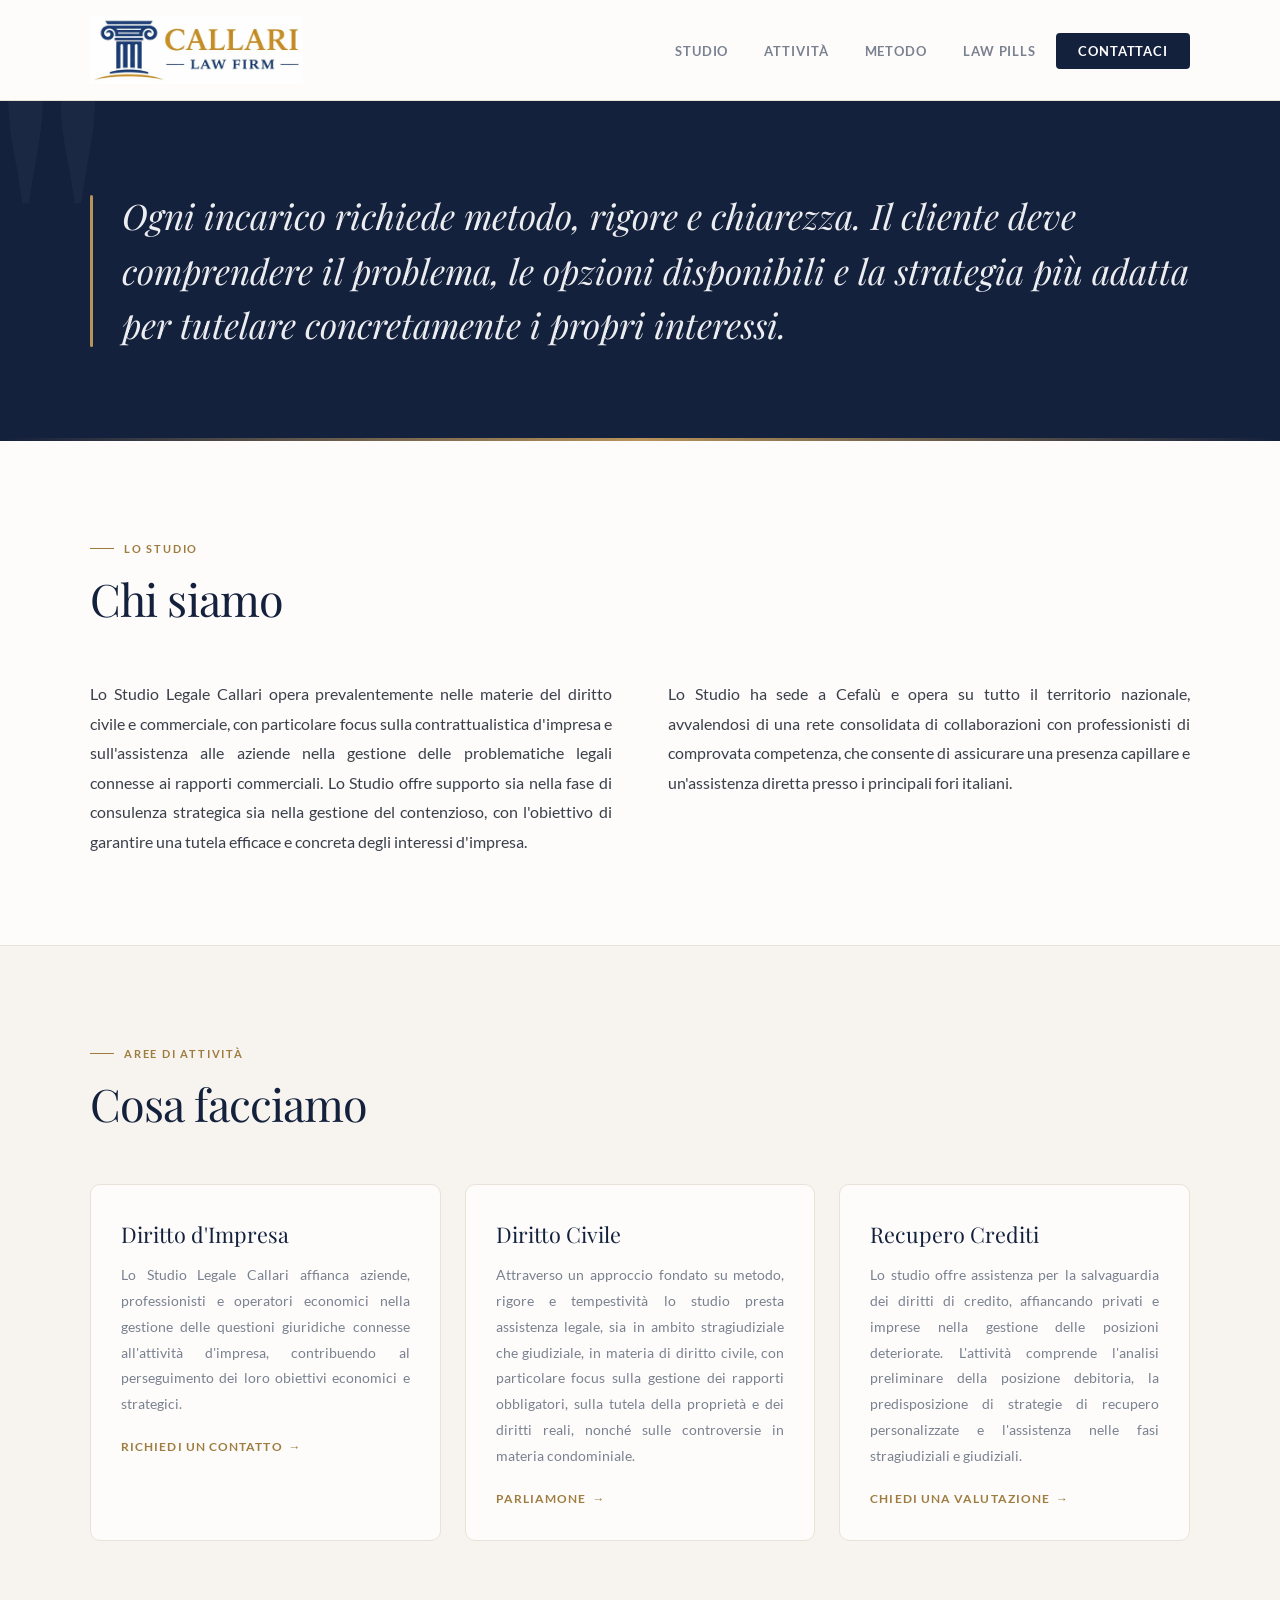
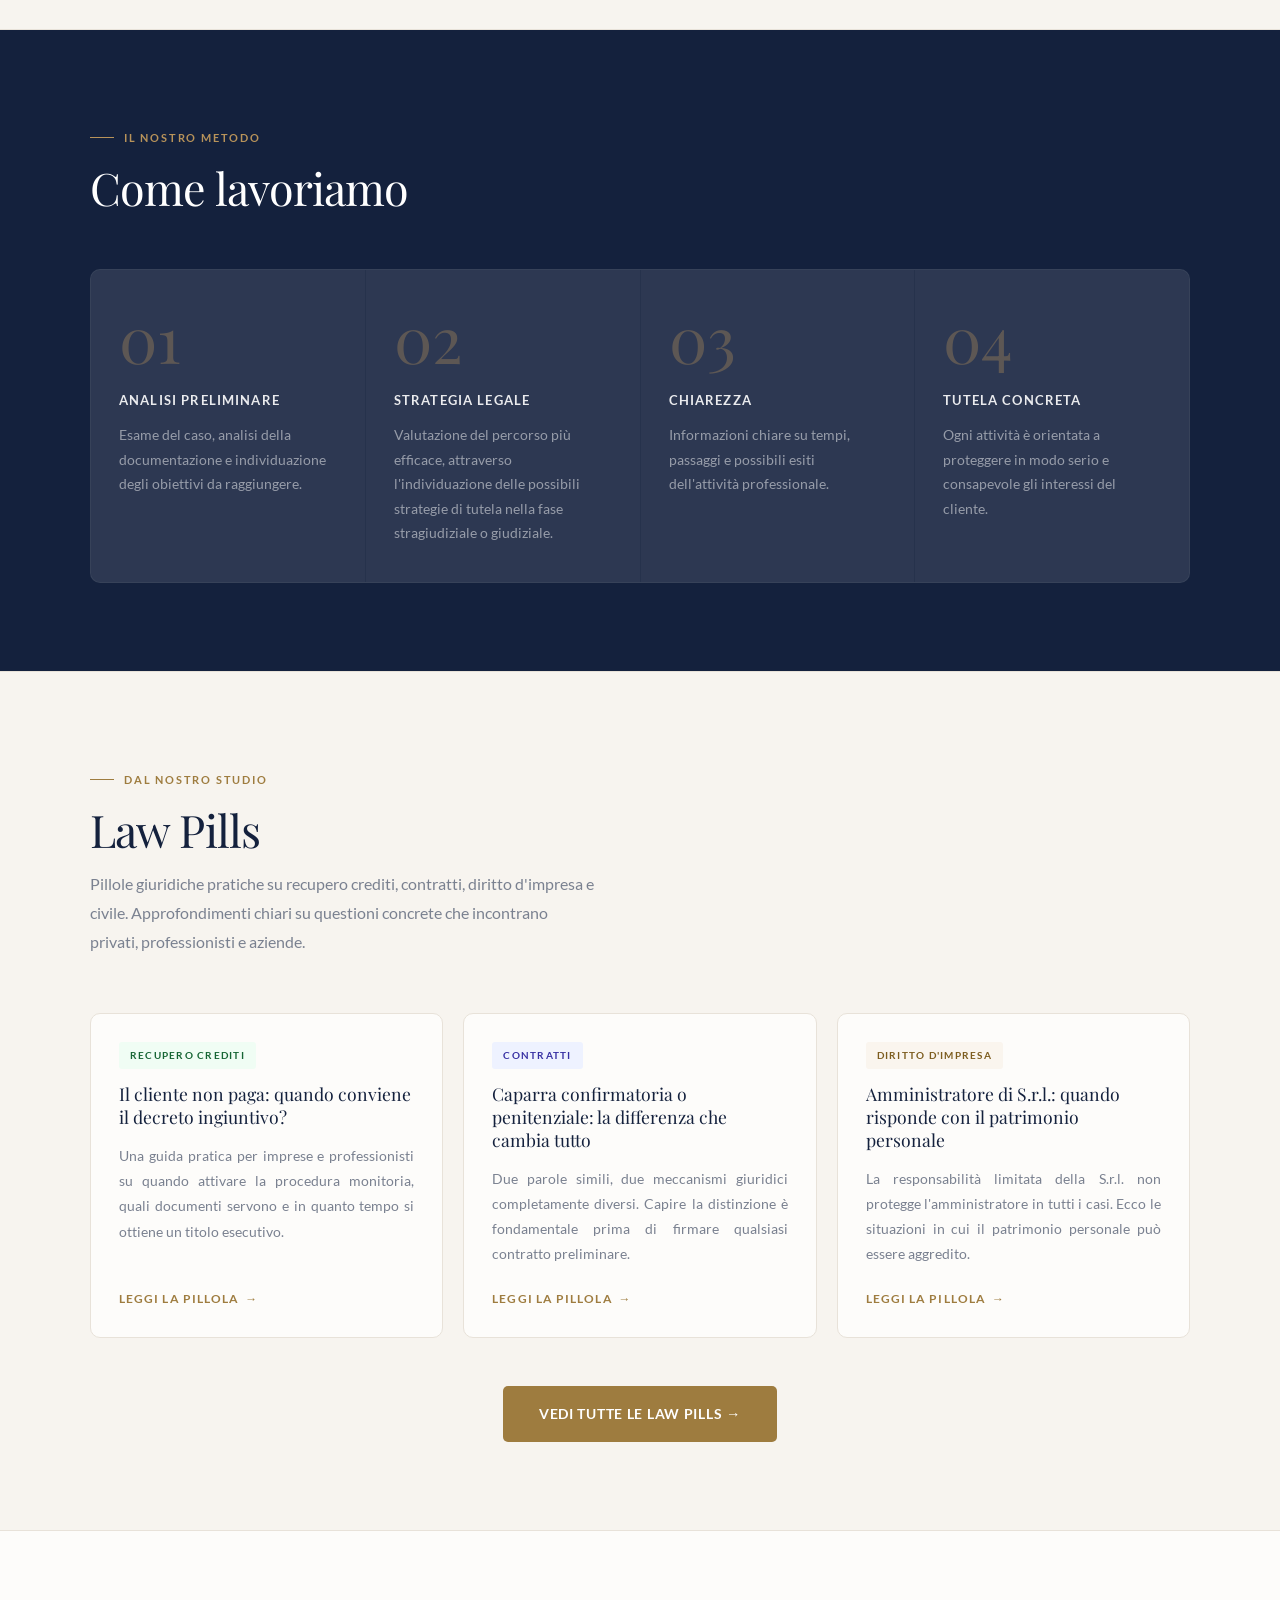
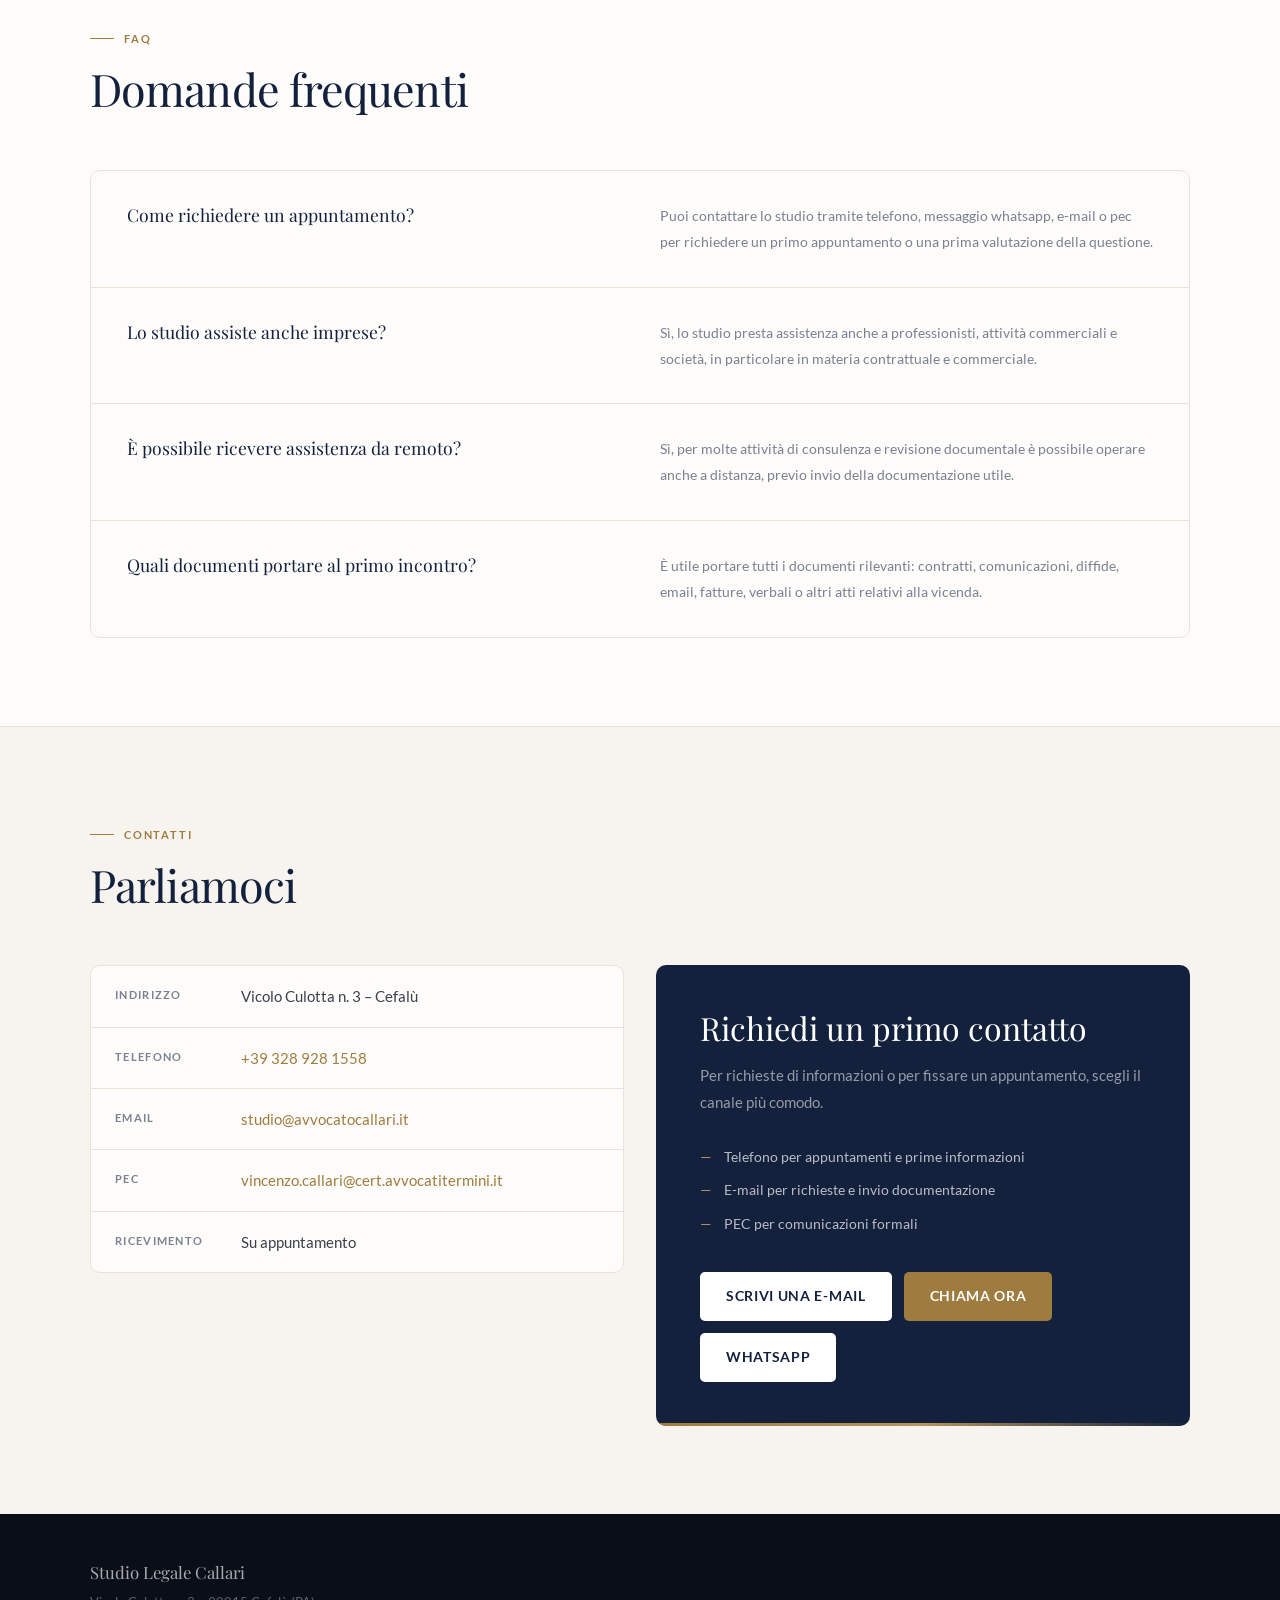
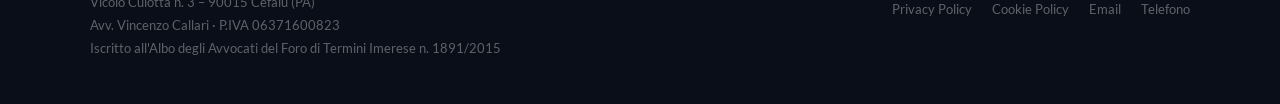
<file: index.html>
<!DOCTYPE html>
<html lang="it">
<head>
  <script type="text/javascript" src="https://embeds.iubenda.com/widgets/baecb75a-e04f-4a99-af98-a6223f1352f0.js"></script>
  <meta charset="UTF-8" />
  <meta name="viewport" content="width=device-width, initial-scale=1.0" />

  <!-- ═══ SEO META TAGS ═══ -->
  <title>Studio Legale Callari Cefalù | Avvocato Diritto Civile e Commerciale</title>
  <meta name="description" content="Studio Legale Callari a Cefalù (PA). Assistenza legale in diritto civile, diritto d'impresa, contrattualistica commerciale, recupero crediti e diritto condominiale. Consulenza per privati, professionisti e aziende su tutto il territorio nazionale." />
  <meta name="keywords" content="avvocato cefalù, studio legale cefalù, avvocato civilista cefalù, avvocato palermo, diritto d'impresa, recupero crediti, contrattualistica, diritto condominiale, avvocato callari" />
  <meta name="author" content="Studio Legale Callari" />
  <meta name="robots" content="index, follow" />
  <link rel="canonical" href="https://avvocatocallari.it/" />

  <!-- ═══ OPEN GRAPH (Facebook, WhatsApp, LinkedIn) ═══ -->
  <meta property="og:type" content="website" />
  <meta property="og:url" content="https://avvocatocallari.it/" />
  <meta property="og:title" content="Studio Legale Callari | Avvocato a Cefalù" />
  <meta property="og:description" content="Assistenza legale in diritto civile, diritto d'impresa e contrattualistica commerciale. Studio con sede a Cefalù, operante su tutto il territorio nazionale." />
  <meta property="og:image" content="https://avvocatocallari.it/logo-callari-lawfirm.png" />
  <meta property="og:locale" content="it_IT" />
  <meta property="og:site_name" content="Studio Legale Callari" />

  <!-- ═══ TWITTER CARD ═══ -->
  <meta name="twitter:card" content="summary_large_image" />
  <meta name="twitter:title" content="Studio Legale Callari | Avvocato a Cefalù" />
  <meta name="twitter:description" content="Assistenza legale in diritto civile, diritto d'impresa e contrattualistica commerciale a Cefalù." />
  <meta name="twitter:image" content="https://avvocatocallari.it/logo-callari-lawfirm.png" />

  <!-- ═══ FAVICON ═══ -->
  <link rel="icon" type="image/png" href="logo-callari-lawfirm.png" />
  <link rel="apple-touch-icon" href="logo-callari-lawfirm.png" />

  <!-- ═══ SCHEMA.ORG STRUCTURED DATA ═══ -->
  <script type="application/ld+json">
  {
    "@context": "https://schema.org",
    "@type": "LegalService",
    "name": "Studio Legale Callari",
    "image": "https://avvocatocallari.it/logo-callari-lawfirm.png",
    "url": "https://avvocatocallari.it/",
    "telephone": "+39-328-928-1558",
    "email": "vincenzocallari@gmail.com",
    "priceRange": "€€",
    "address": {
      "@type": "PostalAddress",
      "streetAddress": "Vicolo Culotta n. 3",
      "addressLocality": "Cefalù",
      "addressRegion": "PA",
      "postalCode": "90015",
      "addressCountry": "IT"
    },
    "geo": {
      "@type": "GeoCoordinates",
      "latitude": "38.0397",
      "longitude": "14.0228"
    },
    "areaServed": [
      {
        "@type": "City",
        "name": "Cefalù"
      },
      {
        "@type": "Country",
        "name": "Italia"
      }
    ],
    "serviceType": [
      "Diritto Civile",
      "Diritto d'Impresa",
      "Contrattualistica Commerciale",
      "Recupero Crediti",
      "Diritto Condominiale"
    ],
    "founder": {
      "@type": "Person",
      "name": "Vincenzo Callari",
      "jobTitle": "Avvocato"
    },
    "openingHoursSpecification": {
      "@type": "OpeningHoursSpecification",
      "dayOfWeek": ["Monday", "Tuesday", "Wednesday", "Thursday", "Friday"],
      "opens": "09:00",
      "closes": "19:00",
      "description": "Su appuntamento"
    }
  }
  </script>

  <style>
    /* Font self-hosted - no chiamate a Google Fonts */
    @font-face { font-display: swap; font-family: 'Lato'; font-style: normal; font-weight: 300; src: url('lato-v25-latin-300.woff2') format('woff2'); }
    @font-face { font-display: swap; font-family: 'Lato'; font-style: normal; font-weight: 400; src: url('lato-v25-latin-regular.woff2') format('woff2'); }
    @font-face { font-display: swap; font-family: 'Lato'; font-style: normal; font-weight: 700; src: url('lato-v25-latin-700.woff2') format('woff2'); }
    @font-face { font-display: swap; font-family: 'Playfair Display'; font-style: normal; font-weight: 400; src: url('playfair-display-v40-latin-regular.woff2') format('woff2'); }
    @font-face { font-display: swap; font-family: 'Playfair Display'; font-style: normal; font-weight: 500; src: url('playfair-display-v40-latin-500.woff2') format('woff2'); }
    @font-face { font-display: swap; font-family: 'Playfair Display'; font-style: italic; font-weight: 400; src: url('playfair-display-v40-latin-italic.woff2') format('woff2'); }
  
    *, *::before, *::after { box-sizing: border-box; margin: 0; padding: 0; }

    :root {
      --ink:      #0e1117;
      --ink-2:    #3a3f4a;
      --ink-3:    #7a8190;
      --gold:     #9e7c3f;
      --gold-mid: #b8935a;
      --gold-l:   #f5ede0;
      --gold-ll:  #faf5ee;
      --navy:     #14213d;
      --line:     #e4e7ed;
      --line-warm:#e8e2d9;
      --bg:       #fdfcfa;
      --bg-off:   #f7f4ef;
      --max:      1100px;
      --ease:     cubic-bezier(.4,0,.2,1);
    }

    html { scroll-behavior: smooth; font-size: 16px; }

    body {
      font-family: 'Lato', sans-serif;
      background: var(--bg);
      color: var(--ink);
      line-height: 1.7;
      -webkit-font-smoothing: antialiased;
    }

    a { color: inherit; text-decoration: none; }
    img { max-width: 100%; display: block; }

    .wrap {
      width: min(var(--max), 100% - 48px);
      margin-inline: auto;
    }

    @keyframes fadeUp {
      from { opacity: 0; transform: translateY(28px); }
      to   { opacity: 1; transform: translateY(0); }
    }
    .fade-up { animation: fadeUp .8s var(--ease) both; }
    .delay-1 { animation-delay: .12s; }
    .delay-2 { animation-delay: .24s; }
    .delay-3 { animation-delay: .36s; }

    /* ── HEADER ─────────────────────────────────────── */
    header {
      position: sticky; top: 0; z-index: 90;
      background: rgba(253,252,250,.97);
      backdrop-filter: blur(14px);
      border-bottom: 1px solid var(--line-warm);
    }

    .nav-inner {
      display: flex;
      align-items: center;
      justify-content: space-between;
      height: 100px;
      gap: 32px;
    }

    .brand a { display: flex; align-items: center; text-decoration: none; }
    .brand svg { height: 52px; width: auto; }

    .nav-links { display: flex; gap: 4px; list-style: none; }
    .nav-links a {
      padding: 8px 16px;
      border-radius: 4px;
      font-size: .8rem;
      font-weight: 700;
      letter-spacing: .07em;
      text-transform: uppercase;
      color: var(--ink-3);
      transition: color .2s, background .2s;
    }
    .nav-links a:hover { color: var(--navy); background: var(--gold-ll); }

    .nav-cta {
      padding: 10px 22px !important;
      background: var(--navy) !important;
      color: #fff !important;
      border-radius: 4px !important;
      transition: background .2s !important;
    }
    .nav-cta:hover { background: var(--gold) !important; }

    /* ── QUOTE BAND ─────────────────────────────────── */
    .quote-band {
      background: var(--navy);
      padding: 88px 0;
      position: relative;
      overflow: hidden;
    }
    .quote-band::before {
      content: '"';
      font-family: 'Playfair Display', serif;
      font-size: 30rem;
      line-height: .7;
      color: rgba(255,255,255,.03);
      position: absolute;
      top: -40px; left: -20px;
      pointer-events: none;
      user-select: none;
    }
    .quote-band::after {
      content: '';
      position: absolute;
      bottom: 0; left: 0; right: 0;
      height: 3px;
      background: linear-gradient(90deg, transparent, var(--gold-mid), transparent);
    }

    .quote-band blockquote {
      font-family: 'Playfair Display', serif;
      font-style: italic;
      font-size: clamp(1.5rem, 2.8vw, 2.2rem);
      line-height: 1.55;
      color: rgba(255,255,255,.92);
      max-width: 58ch;
      position: relative;
      padding-left: 32px;
    }
    .quote-band blockquote::before {
      content: '';
      position: absolute;
      left: 0; top: 6px; bottom: 6px;
      width: 3px;
      background: var(--gold-mid);
      border-radius: 2px;
    }

    /* ── GENERIC SECTION ────────────────────────────── */
    section { padding: 88px 0; border-bottom: 1px solid var(--line-warm); }
    section:last-of-type { border-bottom: none; }

    .section-label {
      display: inline-flex;
      align-items: center;
      gap: 10px;
      font-size: .7rem;
      font-weight: 700;
      letter-spacing: .16em;
      text-transform: uppercase;
      color: var(--gold);
      margin-bottom: 16px;
    }
    .section-label::before {
      content: '';
      display: block;
      width: 24px; height: 1px;
      background: var(--gold);
    }

    .section-title {
      font-family: 'Playfair Display', serif;
      font-size: clamp(2rem, 3.5vw, 3rem);
      font-weight: 400;
      line-height: 1.1;
      letter-spacing: -.02em;
      color: var(--navy);
      margin-bottom: 16px;
    }

    .section-sub {
      font-size: 1rem;
      color: var(--ink-3);
      max-width: 56ch;
      line-height: 1.8;
    }

    .section-head { margin-bottom: 56px; }

    /* ── STUDIO ─────────────────────────────────────── */
    #studio { background: var(--bg); }

    .studio-grid {
      display: grid;
      grid-template-columns: 1fr 1fr;
      gap: 56px;
    }

    .studio-block p {
      color: var(--ink-2);
      font-size: 1rem;
      line-height: 1.85;
      margin-bottom: 20px;
      text-align: justify;
    }
    .studio-block p:last-child { margin-bottom: 0; }

    /* ── SERVICES ───────────────────────────────────── */
    #servizi { background: var(--bg-off); }

    .services-grid {
      display: grid;
      grid-template-columns: repeat(3, 1fr);
      gap: 24px;
    }

    .svc {
      background: var(--bg);
      border: 1px solid var(--line-warm);
      border-radius: 10px;
      padding: 36px 30px 30px;
      position: relative;
      overflow: hidden;
      transition: transform .25s var(--ease), box-shadow .25s var(--ease);
    }
    .svc::before {
      content: '';
      position: absolute;
      top: 0; left: 0; right: 0;
      height: 3px;
      background: linear-gradient(90deg, var(--gold), var(--gold-mid));
      transform: scaleX(0);
      transform-origin: left;
      transition: transform .3s var(--ease);
    }
    .svc:hover { transform: translateY(-4px); box-shadow: 0 16px 48px rgba(14,17,23,.08); }
    .svc:hover::before { transform: scaleX(1); }

    .svc h3 {
      font-family: 'Playfair Display', serif;
      font-size: 1.35rem;
      font-weight: 400;
      color: var(--navy);
      margin-bottom: 14px;
      line-height: 1.25;
    }
    .svc p {
      font-size: .9rem;
      color: var(--ink-3);
      line-height: 1.8;
      text-align: justify;
    }
    .svc-link {
      display: inline-flex;
      align-items: center;
      gap: 6px;
      margin-top: 20px;
      font-size: .75rem;
      font-weight: 700;
      letter-spacing: .09em;
      text-transform: uppercase;
      color: var(--gold);
      transition: gap .2s;
    }
    .svc-link:hover { gap: 10px; }
    .svc-link::after { content: '→'; }

    /* ── METHOD ─────────────────────────────────────── */
    #metodo { background: var(--navy); }
    #metodo .section-label { color: var(--gold-mid); }
    #metodo .section-label::before { background: var(--gold-mid); }
    #metodo .section-title { color: #fff; }

    .method-grid {
      display: grid;
      grid-template-columns: repeat(4, 1fr);
      gap: 1px;
      background: rgba(255,255,255,.08);
      border: 1px solid rgba(255,255,255,.08);
      border-radius: 10px;
      overflow: hidden;
    }

    .step {
      padding: 36px 28px;
      background: rgba(255,255,255,.03);
      transition: background .2s;
    }
    .step:hover { background: rgba(255,255,255,.07); }

    .step-num {
      font-family: 'Playfair Display', serif;
      font-size: 4rem;
      font-weight: 400;
      color: var(--gold-mid);
      opacity: .35;
      line-height: 1;
      margin-bottom: 20px;
      user-select: none;
    }
    .step h3 {
      font-size: .8rem;
      font-weight: 700;
      letter-spacing: .09em;
      text-transform: uppercase;
      color: rgba(255,255,255,.9);
      margin-bottom: 12px;
    }
    .step p { font-size: .875rem; color: rgba(255,255,255,.5); line-height: 1.75; }

    /* ── LAW PILLS ──────────────────────────────────── */
    #lawpills { background: var(--bg-off); }

    .pills-grid {
      display: grid;
      grid-template-columns: repeat(3, 1fr);
      gap: 20px;
    }

    .pill-card {
      background: var(--bg);
      border: 1px solid var(--line-warm);
      border-radius: 10px;
      padding: 28px;
      display: flex;
      flex-direction: column;
      gap: 14px;
      transition: transform .25s var(--ease), box-shadow .25s var(--ease);
    }
    .pill-card:hover { transform: translateY(-3px); box-shadow: 0 12px 36px rgba(14,17,23,.07); }

    /* Pill cards cliccabili (vetrina con link agli articoli completi) */
    .pill-card--link {
      text-decoration: none;
      color: inherit;
      cursor: pointer;
    }
    .pill-card--link:hover {
      transform: translateY(-4px);
      box-shadow: 0 16px 40px rgba(14,17,23,.1);
      border-color: var(--gold-mid);
    }
    .pill-readmore {
      display: inline-flex;
      align-items: center;
      gap: 6px;
      margin-top: 8px;
      font-size: .75rem;
      font-weight: 700;
      letter-spacing: .09em;
      text-transform: uppercase;
      color: var(--gold);
      transition: gap .2s;
    }
    .pill-card--link:hover .pill-readmore { gap: 12px; }
    .pill-readmore::after { content: '→'; }

    .pills-cta {
      display: flex;
      justify-content: center;
      margin-top: 48px;
    }
    .pills-cta .btn-gold {
      padding: 16px 36px;
      font-size: .9rem;
    }

    .pill-tag {
      display: inline-block;
      font-size: .65rem;
      font-weight: 700;
      letter-spacing: .12em;
      text-transform: uppercase;
      padding: 5px 11px;
      border-radius: 3px;
      align-self: flex-start;
    }
    .pill-tag--massima   { background: #eef2ff; color: #3730a3; }
    .pill-tag--curiosita { background: var(--gold-ll); color: #7c5c1e; }
    .pill-tag--caso      { background: #f0fdf4; color: #166534; }

    .pill-title {
      font-family: 'Playfair Display', serif;
      font-size: 1.1rem;
      font-weight: 400;
      color: var(--navy);
      line-height: 1.3;
    }
    .pill-text {
      font-size: .875rem;
      color: var(--ink-3);
      line-height: 1.8;
      text-align: justify;
      flex-grow: 1;
    }

    /* ── FAQ ────────────────────────────────────────── */
    #faq { background: var(--bg); }

    .faq-list {
      border: 1px solid var(--line-warm);
      border-radius: 10px;
      overflow: hidden;
    }
    .faq-item {
      border-bottom: 1px solid var(--line-warm);
      padding: 32px 36px;
      display: grid;
      grid-template-columns: 1fr 1fr;
      gap: 40px;
      transition: background .2s;
    }
    .faq-item:last-child { border-bottom: none; }
    .faq-item:hover { background: var(--gold-ll); }

    .faq-q {
      font-family: 'Playfair Display', serif;
      font-size: 1.1rem;
      font-weight: 400;
      color: var(--navy);
      line-height: 1.4;
    }
    .faq-a { font-size: .9rem; color: var(--ink-3); line-height: 1.8; }

    /* ── CONTACT ────────────────────────────────────── */
    #contatti { background: var(--bg-off); }

    .contact-grid {
      display: grid;
      grid-template-columns: 1fr 1fr;
      gap: 32px;
      align-items: start;
    }

    .contact-block {
      background: var(--bg);
      border: 1px solid var(--line-warm);
      border-radius: 10px;
      overflow: hidden;
    }
    .contact-row {
      display: grid;
      grid-template-columns: 110px 1fr;
      gap: 16px;
      align-items: start;
      padding: 18px 24px;
      border-bottom: 1px solid var(--line-warm);
      transition: background .15s;
    }
    .contact-row:last-child { border-bottom: none; }
    .contact-row:hover { background: var(--gold-ll); }

    .contact-key {
      font-size: .68rem;
      font-weight: 700;
      letter-spacing: .12em;
      text-transform: uppercase;
      color: var(--ink-3);
      padding-top: 2px;
    }
    .contact-val { font-size: .95rem; color: var(--ink-2); line-height: 1.6; }
    .contact-val a { color: var(--gold); }

    .cta-box {
      background: var(--navy);
      border-radius: 10px;
      padding: 44px;
      color: #fff;
      position: relative;
      overflow: hidden;
    }
    .cta-box::after {
      content: '';
      position: absolute;
      bottom: 0; left: 0; right: 0;
      height: 3px;
      background: linear-gradient(90deg, var(--gold), var(--gold-mid), transparent);
    }

    .cta-box h3 {
      font-family: 'Playfair Display', serif;
      font-size: 2rem;
      font-weight: 400;
      line-height: 1.2;
      margin-bottom: 14px;
    }
    .cta-box p {
      font-size: .95rem;
      color: rgba(255,255,255,.55);
      margin-bottom: 28px;
      line-height: 1.8;
    }
    .cta-list {
      list-style: none;
      display: grid;
      gap: 10px;
      margin-bottom: 36px;
    }
    .cta-list li {
      display: flex;
      align-items: flex-start;
      gap: 12px;
      font-size: .875rem;
      color: rgba(255,255,255,.7);
    }
    .cta-list li::before { content: '—'; color: var(--gold-mid); flex-shrink: 0; }

    .cta-btns { display: flex; gap: 12px; flex-wrap: wrap; }

    /* ── BUTTONS ────────────────────────────────────── */
    .btn {
      display: inline-flex;
      align-items: center;
      justify-content: center;
      padding: 13px 26px;
      border-radius: 5px;
      font-size: .85rem;
      font-weight: 700;
      letter-spacing: .05em;
      text-transform: uppercase;
      cursor: pointer;
      border: none;
      transition: background .2s, transform .15s, box-shadow .2s;
    }
    .btn:hover { transform: translateY(-1px); }
    .btn-white { background: #fff; color: var(--navy); }
    .btn-white:hover { background: var(--gold-l); box-shadow: 0 6px 20px rgba(0,0,0,.1); }
    .btn-gold { background: var(--gold); color: #fff; }
    .btn-gold:hover { background: #7c6030; box-shadow: 0 6px 20px rgba(158,124,63,.3); }

    /* ── FOOTER ─────────────────────────────────────── */
    footer {
      background: #0a0e18;
      color: rgba(255,255,255,.35);
      padding: 44px 0;
      font-size: .82rem;
    }
    .footer-inner {
      display: flex;
      justify-content: space-between;
      align-items: center;
      gap: 24px;
      flex-wrap: wrap;
    }
    .footer-brand {
      font-family: 'Playfair Display', serif;
      font-size: 1.05rem;
      color: rgba(255,255,255,.65);
      margin-bottom: 4px;
    }
    .footer-links { display: flex; gap: 20px; }
    .footer-links a { color: rgba(255,255,255,.35); transition: color .2s; }
    .footer-links a:hover { color: var(--gold-mid); }
    footer p { line-height: 1.75; }

    /* ── RESPONSIVE ─────────────────────────────────── */
    @media (max-width: 960px) {
      .studio-grid, .contact-grid { grid-template-columns: 1fr; }
      .method-grid { grid-template-columns: repeat(2, 1fr); }
      .step { border-bottom: 1px solid rgba(255,255,255,.08); }
      .step:nth-last-child(-n+2) { border-bottom: none; }
      .services-grid { grid-template-columns: 1fr; }
      .pills-grid { grid-template-columns: repeat(2, 1fr); }
      .faq-item { grid-template-columns: 1fr; gap: 14px; }
      .footer-inner { flex-direction: column; align-items: flex-start; }
    }
    @media (max-width: 640px) {
      .nav-links { display: none; }
      .method-grid { grid-template-columns: 1fr; }
      .pills-grid { grid-template-columns: 1fr; }
      .quote-band::before { display: none; }
    }
  </style>
<script type="application/ld+json">
{
  "@context": "https://schema.org",
  "@type": "LegalService",
  "@id": "https://avvocatocallari.it/#studio",
  "name": "Studio Legale Callari",
  "alternateName": "Avvocato Vincenzo Callari",
  "description": "Studio Legale Callari a Cefalù (PA). Avvocato Vincenzo Callari, iscritto all'Albo del Foro di Termini Imerese. Assistenza legale in diritto civile, diritto d'impresa, contrattualistica commerciale, recupero crediti e diritto condominiale. Consulenza per privati, professionisti e aziende su tutto il territorio nazionale. Si riceve su appuntamento.",
  "url": "https://avvocatocallari.it/",
  "logo": "https://avvocatocallari.it/logo-callari-lawfirm.png",
  "image": "https://avvocatocallari.it/logo-callari-lawfirm.png",
  "telephone": "+393289281558",
  "email": "studio@avvocatocallari.it",
  "vatID": "IT06371600823",
  "address": {
    "@type": "PostalAddress",
    "streetAddress": "Vicolo Culotta 3",
    "addressLocality": "Cefalù",
    "addressRegion": "PA",
    "postalCode": "90015",
    "addressCountry": "IT"
  },
  "geo": {
    "@type": "GeoCoordinates",
    "latitude": "38.0394",
    "longitude": "14.0228"
  },
  "areaServed": [
    { "@type": "City", "name": "Cefalù" },
    { "@type": "City", "name": "Palermo" },
    { "@type": "City", "name": "Termini Imerese" },
    { "@type": "AdministrativeArea", "name": "Sicilia" },
    { "@type": "Country", "name": "Italia" }
  ],
  "priceRange": "€€",
  "availableLanguage": ["it", "en"],
  "openingHoursSpecification": [
    {
      "@type": "OpeningHoursSpecification",
      "dayOfWeek": ["Monday", "Tuesday", "Wednesday", "Thursday", "Friday"],
      "description": "Si riceve su appuntamento"
    }
  ],
  "sameAs": [
    "https://www.instagram.com/studiolegalecallari",
    "https://www.linkedin.com/in/vincenzo-callari-a50480132"
  ],
  "founder": {
    "@type": "Person",
    "@id": "https://avvocatocallari.it/#avvocato",
    "name": "Vincenzo Callari",
    "givenName": "Vincenzo",
    "familyName": "Callari",
    "jobTitle": "Avvocato",
    "image": "https://avvocatocallari.it/logo-callari-lawfirm.png",
    "telephone": "+393289281558",
    "email": "studio@avvocatocallari.it",
    "worksFor": { "@id": "https://avvocatocallari.it/#studio" },
    "memberOf": {
      "@type": "Organization",
      "name": "Ordine degli Avvocati di Termini Imerese",
      "identifier": "1891/2015"
    },
    "hasCredential": {
      "@type": "EducationalOccupationalCredential",
      "credentialCategory": "license",
      "name": "Iscrizione all'Albo degli Avvocati del Foro di Termini Imerese",
      "identifier": "n. 1891/2015",
      "recognizedBy": {
        "@type": "Organization",
        "name": "Ordine degli Avvocati di Termini Imerese"
      }
    },
    "knowsAbout": [
      "Diritto civile",
      "Diritto d'impresa",
      "Contrattualistica commerciale",
      "Recupero crediti",
      "Diritto condominiale"
    ],
    "sameAs": [
      "https://www.linkedin.com/in/vincenzo-callari-a50480132",
      "https://www.instagram.com/studiolegalecallari"
    ]
  },
  "knowsAbout": [
    "Diritto civile",
    "Diritto d'impresa",
    "Contrattualistica commerciale",
    "Recupero crediti",
    "Diritto condominiale",
    "Locazioni",
    "Successioni",
    "Risarcimento danni"
  ],
  "serviceType": [
    "Consulenza legale in diritto civile",
    "Recupero crediti giudiziale e stragiudiziale",
    "Redazione e revisione di contratti commerciali",
    "Assistenza legale in diritto d'impresa",
    "Consulenza in diritto condominiale"
  ],
  "potentialAction": {
    "@type": "ContactAction",
    "name": "Richiedi appuntamento",
    "target": {
      "@type": "EntryPoint",
      "urlTemplate": "https://avvocatocallari.it/",
      "actionPlatform": "https://schema.org/DesktopWebPlatform"
    }
  },
  "contactPoint": {
    "@type": "ContactPoint",
    "telephone": "+393289281558",
    "email": "studio@avvocatocallari.it",
    "contactType": "customer service",
    "areaServed": "IT",
    "availableLanguage": ["Italian", "English"]
  }
}
</script></head>
<body>

<!-- ══ HEADER ════════════════════════════════════════ -->
<header>
  <div class="wrap nav-inner">
            <a href="#" class="brand">
        <img src="[data-uri]" alt="Studio Legale Callari" style="height:68px;width:auto;display:block;">
      </a>
    <nav>
      <ul class="nav-links">
        <li><a href="#studio">Studio</a></li>
        <li><a href="#servizi">Attività</a></li>
        <li><a href="#metodo">Metodo</a></li>
        <li><a href="#lawpills">Law Pills</a></li>
        <li><a href="#contatti" class="nav-cta">Contattaci</a></li>
      </ul>
    </nav>
  </div>
</header>

<!-- ══ QUOTE BAND ════════════════════════════════════ -->
<div class="quote-band">
  <div class="wrap">
    <blockquote class="fade-up">
      Ogni incarico richiede metodo, rigore e chiarezza. Il cliente deve comprendere il problema, le opzioni disponibili e la strategia più adatta per tutelare concretamente i propri interessi.
    </blockquote>
  </div>
</div>

<!-- ══ STUDIO ════════════════════════════════════════ -->
<section id="studio">
  <div class="wrap">
    <div class="section-head">
      <div class="section-label">Lo studio</div>
      <h2 class="section-title">Chi siamo</h2>
    </div>
    <div class="studio-grid">
      <div class="studio-block">
        <p>Lo Studio Legale Callari opera prevalentemente nelle materie del diritto civile e commerciale, con particolare focus sulla contrattualistica d'impresa e sull'assistenza alle aziende nella gestione delle problematiche legali connesse ai rapporti commerciali. Lo Studio offre supporto sia nella fase di consulenza strategica sia nella gestione del contenzioso, con l'obiettivo di garantire una tutela efficace e concreta degli interessi d'impresa.</p>
      </div>
      <div class="studio-block">
        <p>Lo Studio ha sede a Cefalù e opera su tutto il territorio nazionale, avvalendosi di una rete consolidata di collaborazioni con professionisti di comprovata competenza, che consente di assicurare una presenza capillare e un'assistenza diretta presso i principali fori italiani.</p>
      </div>
    </div>
  </div>
</section>

<!-- ══ SERVICES ══════════════════════════════════════ -->
<section id="servizi">
  <div class="wrap">
    <div class="section-head">
      <div class="section-label">Aree di attività</div>
      <h2 class="section-title">Cosa facciamo</h2>
    </div>
    <div class="services-grid">
      <div class="svc">
        <h3>Diritto d'Impresa</h3>
        <p>Lo Studio Legale Callari affianca aziende, professionisti e operatori economici nella gestione delle questioni giuridiche connesse all'attività d'impresa, contribuendo al perseguimento dei loro obiettivi economici e strategici.</p>
        <a class="svc-link" href="#contatti">Richiedi un contatto</a>
      </div>
      <div class="svc">
        <h3>Diritto Civile</h3>
        <p>Attraverso un approccio fondato su metodo, rigore e tempestività lo studio presta assistenza legale, sia in ambito stragiudiziale che giudiziale, in materia di diritto civile, con particolare focus sulla gestione dei rapporti obbligatori, sulla tutela della proprietà e dei diritti reali, nonché sulle controversie in materia condominiale.</p>
        <a class="svc-link" href="#contatti">Parliamone</a>
      </div>
      <div class="svc">
        <h3>Recupero Crediti</h3>
        <p>Lo studio offre assistenza per la salvaguardia dei diritti di credito, affiancando privati e imprese nella gestione delle posizioni deteriorate. L'attività comprende l'analisi preliminare della posizione debitoria, la predisposizione di strategie di recupero personalizzate e l'assistenza nelle fasi stragiudiziali e giudiziali.</p>
        <a class="svc-link" href="#contatti">Chiedi una valutazione</a>
      </div>
    </div>
  </div>
</section>

<!-- ══ METHOD ════════════════════════════════════════ -->
<section id="metodo">
  <div class="wrap">
    <div class="section-head">
      <div class="section-label">Il nostro metodo</div>
      <h2 class="section-title">Come lavoriamo</h2>
    </div>
    <div class="method-grid">
      <div class="step">
        <div class="step-num">01</div>
        <h3>Analisi Preliminare</h3>
        <p>Esame del caso, analisi della documentazione e individuazione degli obiettivi da raggiungere.</p>
      </div>
      <div class="step">
        <div class="step-num">02</div>
        <h3>Strategia Legale</h3>
        <p>Valutazione del percorso più efficace, attraverso l'individuazione delle possibili strategie di tutela nella fase stragiudiziale o giudiziale.</p>
      </div>
      <div class="step">
        <div class="step-num">03</div>
        <h3>Chiarezza</h3>
        <p>Informazioni chiare su tempi, passaggi e possibili esiti dell'attività professionale.</p>
      </div>
      <div class="step">
        <div class="step-num">04</div>
        <h3>Tutela Concreta</h3>
        <p>Ogni attività è orientata a proteggere in modo serio e consapevole gli interessi del cliente.</p>
      </div>
    </div>
  </div>
</section>

<!-- ══ LAW PILLS ═════════════════════════════════════ -->
<section id="lawpills">
  <div class="wrap">
    <div class="section-head">
      <div class="section-label">Dal nostro studio</div>
      <h2 class="section-title">Law Pills</h2>
      <p class="section-sub">Pillole giuridiche pratiche su recupero crediti, contratti, diritto d'impresa e civile. Approfondimenti chiari su questioni concrete che incontrano privati, professionisti e aziende.</p>
    </div>
    <div class="pills-grid">
      <a class="pill-card pill-card--link" href="pillole/cliente-non-paga-decreto-ingiuntivo.html">
        <span class="pill-tag pill-tag--caso">Recupero Crediti</span>
        <h3 class="pill-title">Il cliente non paga: quando conviene il decreto ingiuntivo?</h3>
        <p class="pill-text">Una guida pratica per imprese e professionisti su quando attivare la procedura monitoria, quali documenti servono e in quanto tempo si ottiene un titolo esecutivo.</p>
        <span class="pill-readmore">Leggi la pillola</span>
      </a>
      <a class="pill-card pill-card--link" href="pillole/caparra-confirmatoria-penitenziale.html">
        <span class="pill-tag pill-tag--massima">Contratti</span>
        <h3 class="pill-title">Caparra confirmatoria o penitenziale: la differenza che cambia tutto</h3>
        <p class="pill-text">Due parole simili, due meccanismi giuridici completamente diversi. Capire la distinzione è fondamentale prima di firmare qualsiasi contratto preliminare.</p>
        <span class="pill-readmore">Leggi la pillola</span>
      </a>
      <a class="pill-card pill-card--link" href="pillole/amministratore-srl-responsabilita-personale.html">
        <span class="pill-tag pill-tag--curiosita">Diritto d'Impresa</span>
        <h3 class="pill-title">Amministratore di S.r.l.: quando risponde con il patrimonio personale</h3>
        <p class="pill-text">La responsabilità limitata della S.r.l. non protegge l'amministratore in tutti i casi. Ecco le situazioni in cui il patrimonio personale può essere aggredito.</p>
        <span class="pill-readmore">Leggi la pillola</span>
      </a>
    </div>
    <div class="pills-cta">
      <a class="btn btn-gold" href="law-pills.html">Vedi tutte le Law Pills →</a>
    </div>
  </div>
</section>

<!-- ══ FAQ ════════════════════════════════════════════ -->
<section id="faq">
  <div class="wrap">
    <div class="section-head">
      <div class="section-label">FAQ</div>
      <h2 class="section-title">Domande frequenti</h2>
    </div>
    <div class="faq-list">
      <div class="faq-item">
        <div class="faq-q">Come richiedere un appuntamento?</div>
        <div class="faq-a">Puoi contattare lo studio tramite telefono, messaggio whatsapp, e-mail o pec per richiedere un primo appuntamento o una prima valutazione della questione.</div>
      </div>
      <div class="faq-item">
        <div class="faq-q">Lo studio assiste anche imprese?</div>
        <div class="faq-a">Sì, lo studio presta assistenza anche a professionisti, attività commerciali e società, in particolare in materia contrattuale e commerciale.</div>
      </div>
      <div class="faq-item">
        <div class="faq-q">È possibile ricevere assistenza da remoto?</div>
        <div class="faq-a">Sì, per molte attività di consulenza e revisione documentale è possibile operare anche a distanza, previo invio della documentazione utile.</div>
      </div>
      <div class="faq-item">
        <div class="faq-q">Quali documenti portare al primo incontro?</div>
        <div class="faq-a">È utile portare tutti i documenti rilevanti: contratti, comunicazioni, diffide, email, fatture, verbali o altri atti relativi alla vicenda.</div>
      </div>
    </div>
  </div>
</section>

<!-- ══ CONTACT ════════════════════════════════════════ -->
<section id="contatti">
  <div class="wrap">
    <div class="section-head">
      <div class="section-label">Contatti</div>
      <h2 class="section-title">Parliamoci</h2>
    </div>
    <div class="contact-grid">
      <div class="contact-block">
        <div class="contact-row">
          <span class="contact-key">Indirizzo</span>
          <span class="contact-val">Vicolo Culotta n. 3 – Cefalù</span>
        </div>
        <div class="contact-row">
          <span class="contact-key">Telefono</span>
          <span class="contact-val"><a href="tel:+393289281558">+39 328 928 1558</a></span>
        </div>
        <div class="contact-row">
          <span class="contact-key">Email</span>
          <span class="contact-val"><a href="mailto:studio@avvocatocallari.it">studio@avvocatocallari.it</a></span>
        </div>
        <div class="contact-row">
          <span class="contact-key">PEC</span>
          <span class="contact-val"><a href="mailto:vincenzo.callari@cert.avvocatitermini.it">vincenzo.callari@cert.avvocatitermini.it</a></span>
        </div>
        <div class="contact-row">
          <span class="contact-key">Ricevimento</span>
          <span class="contact-val">Su appuntamento</span>
        </div>
      </div>
      <div class="cta-box">
        <h3>Richiedi un primo contatto</h3>
        <p>Per richieste di informazioni o per fissare un appuntamento, scegli il canale più comodo.</p>
        <ul class="cta-list">
          <li>Telefono per appuntamenti e prime informazioni</li>
          <li>E-mail per richieste e invio documentazione</li>
          <li>PEC per comunicazioni formali</li>
        </ul>
        <div class="cta-btns">
          <a class="btn btn-white" href="mailto:studio@avvocatocallari.it">Scrivi una e-mail</a>
          <a class="btn btn-gold" href="tel:+393289281558">Chiama ora</a>
          <a class="btn btn-white" href="https://wa.me/393289281558" target="_blank" rel="noopener">WhatsApp</a>
        </div>
      </div>
    </div>
  </div>
</section>

<!-- ══ FOOTER ════════════════════════════════════════ -->
<footer>
  <div class="wrap footer-inner">
    <div>
      <div class="footer-brand">Studio Legale Callari</div>
      <p>Vicolo Culotta n. 3 – 90015 Cefalù (PA)</p>
      <p>Avv. Vincenzo Callari · P.IVA 06371600823</p>
      <p>Iscritto all'Albo degli Avvocati del Foro di Termini Imerese n. 1891/2015</p>
    </div>
    <div class="footer-links">
      <a href="https://www.iubenda.com/privacy-policy/32232904" class="iubenda-white iubenda-noiframe iubenda-embed" title="Privacy Policy ">Privacy Policy</a><script type="text/javascript">(function (w,d) {var loader = function () {var s = d.createElement("script"), tag = d.getElementsByTagName("script")[0]; s.src="https://cdn.iubenda.com/iubenda.js"; tag.parentNode.insertBefore(s,tag);}; if(w.addEventListener){w.addEventListener("load", loader, false);}else if(w.attachEvent){w.attachEvent("onload", loader);}else{w.onload = loader;}})(window, document);</script>
      <a href="https://www.iubenda.com/privacy-policy/32232904/cookie-policy" class="iubenda-white iubenda-noiframe iubenda-embed" title="Cookie Policy ">Cookie Policy</a><script type="text/javascript">(function (w,d) {var loader = function () {var s = d.createElement("script"), tag = d.getElementsByTagName("script")[0]; s.src="https://cdn.iubenda.com/iubenda.js"; tag.parentNode.insertBefore(s,tag);}; if(w.addEventListener){w.addEventListener("load", loader, false);}else if(w.attachEvent){w.attachEvent("onload", loader);}else{w.onload = loader;}})(window, document);</script>
      <a href="mailto:studio@avvocatocallari.it">Email</a>
      <a href="tel:+393289281558">Telefono</a>
    </div>
  </div>
</footer>

</body>
</html>
</file>
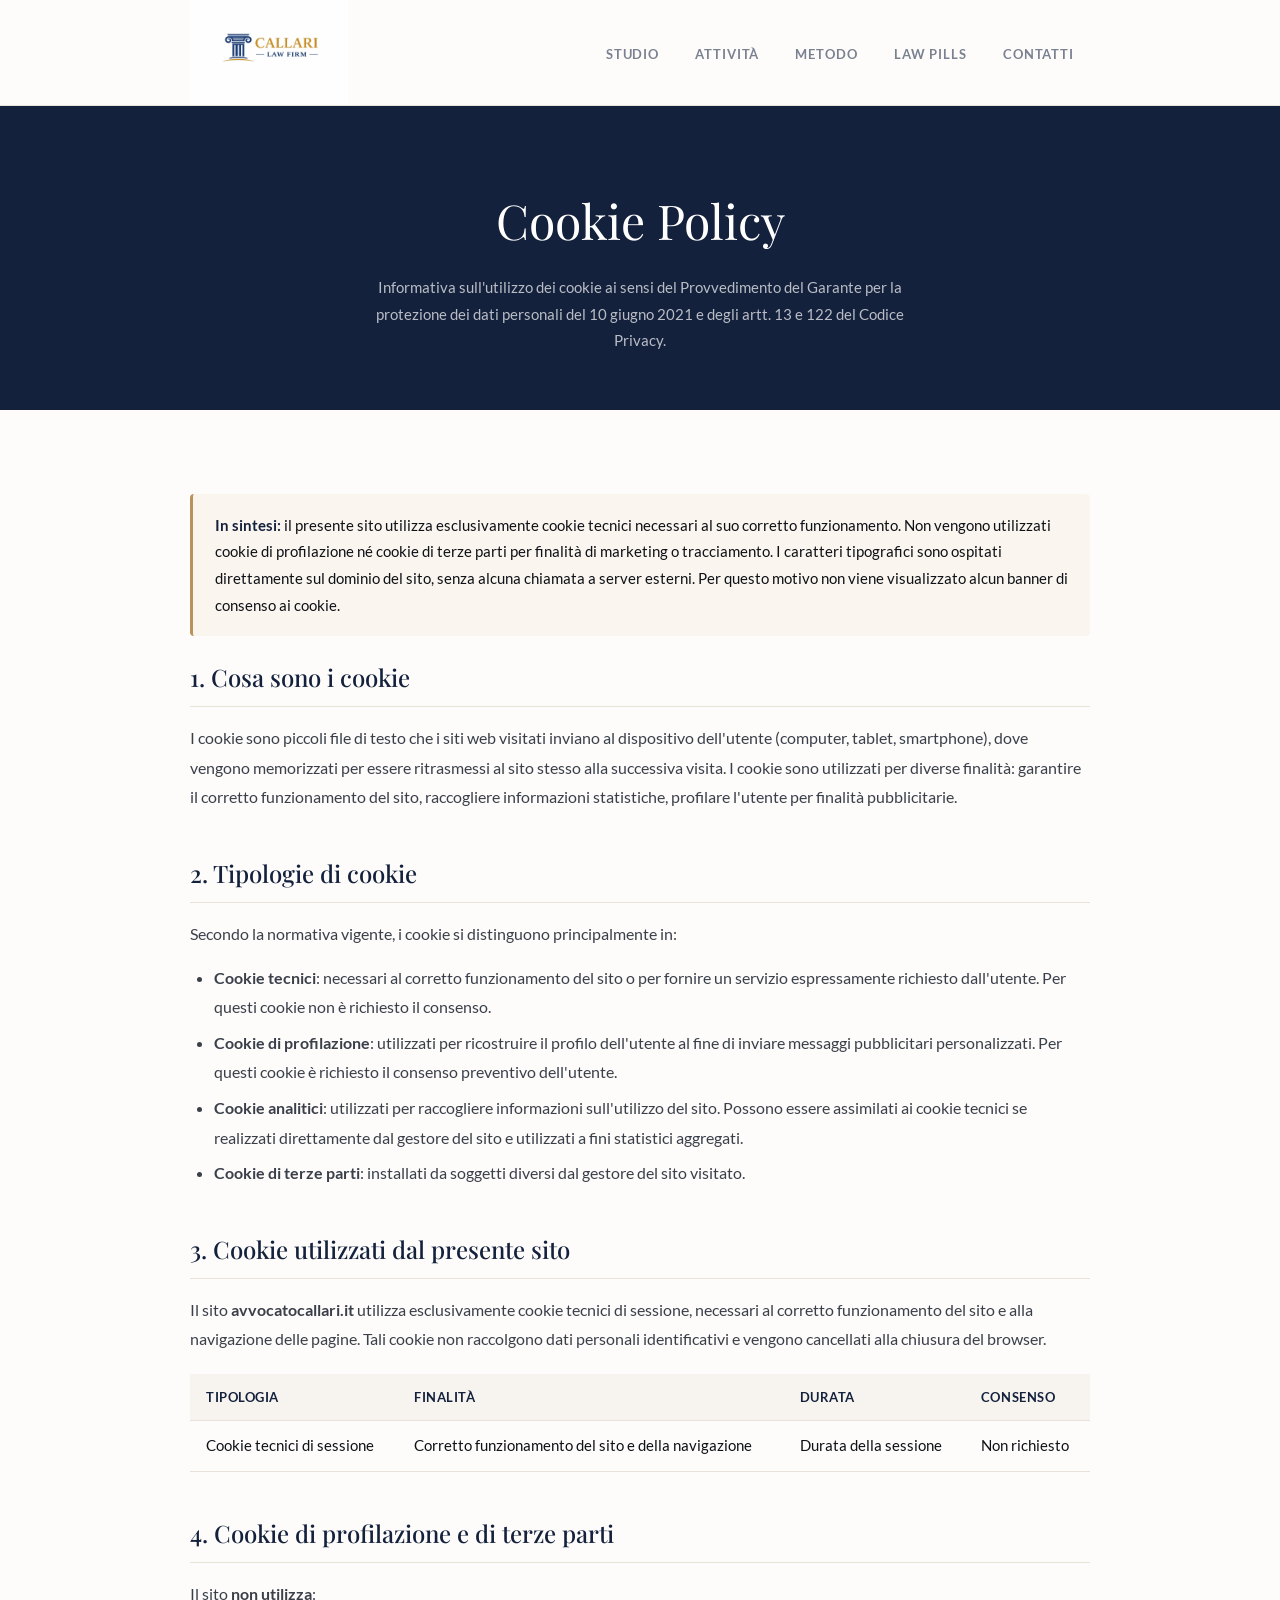
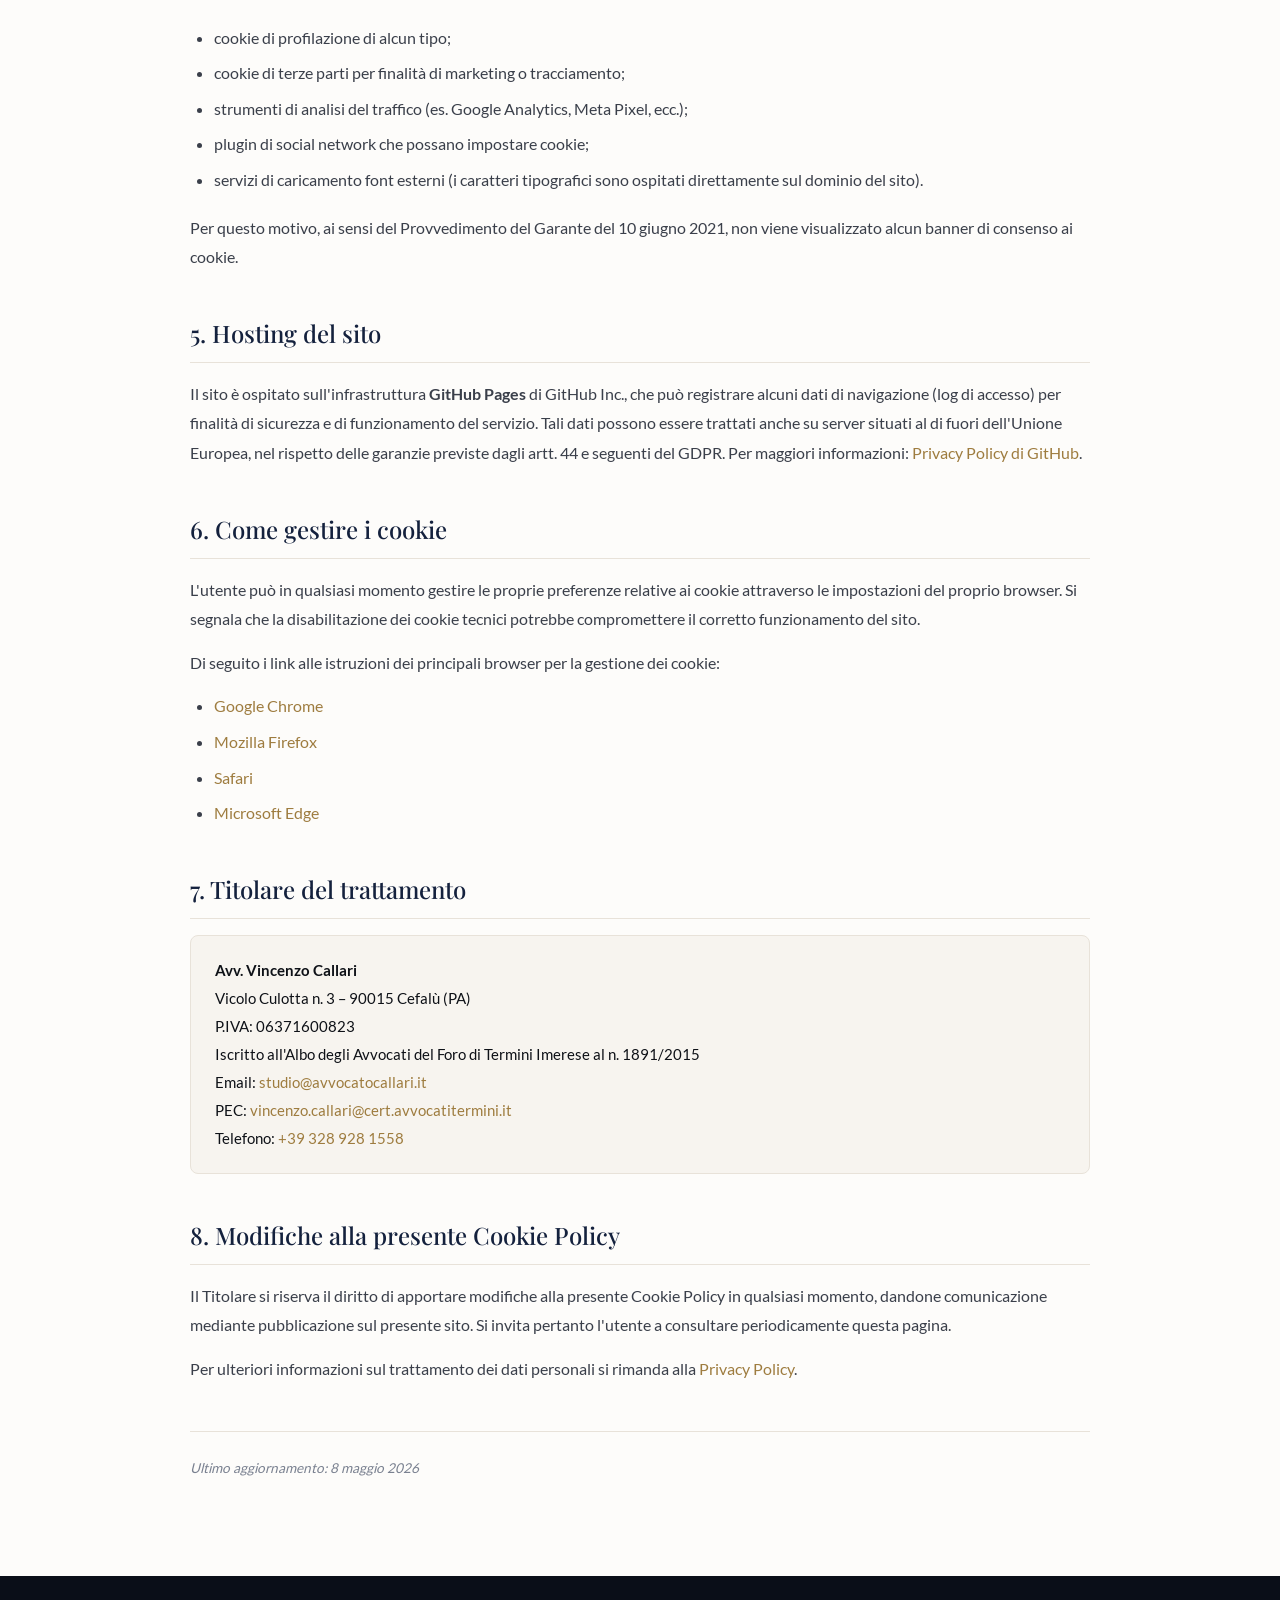
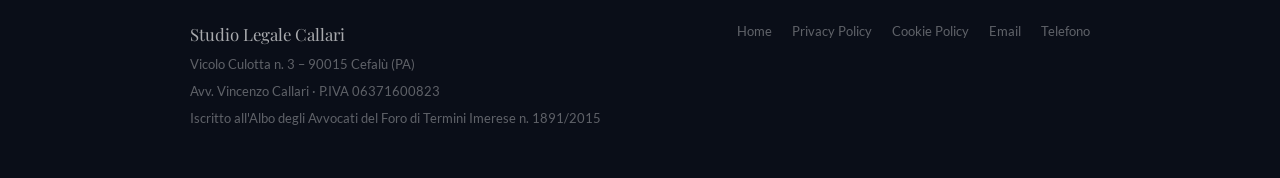
<file: cookie-policy.html>
<!DOCTYPE html>
<html lang="it">
<head>
  <meta charset="UTF-8" />
  <meta name="viewport" content="width=device-width, initial-scale=1.0" />
  <title>Cookie Policy | Studio Legale Callari</title>
  <meta name="description" content="Cookie Policy del sito dello Studio Legale Callari, Avvocato a Cefalù." />
  <meta name="robots" content="index, follow" />
  <link rel="canonical" href="https://avvocatocallari.it/cookie-policy.html" />
  <link rel="icon" type="image/png" href="logo-callari-lawfirm.png" />

  <style>
    /* Font self-hosted - no chiamate a Google Fonts */
    @font-face { font-display: swap; font-family: 'Lato'; font-style: normal; font-weight: 300; src: url('lato-v25-latin-300.woff2') format('woff2'); }
    @font-face { font-display: swap; font-family: 'Lato'; font-style: normal; font-weight: 400; src: url('lato-v25-latin-regular.woff2') format('woff2'); }
    @font-face { font-display: swap; font-family: 'Lato'; font-style: normal; font-weight: 700; src: url('lato-v25-latin-700.woff2') format('woff2'); }
    @font-face { font-display: swap; font-family: 'Playfair Display'; font-style: normal; font-weight: 400; src: url('playfair-display-v40-latin-regular.woff2') format('woff2'); }
    @font-face { font-display: swap; font-family: 'Playfair Display'; font-style: normal; font-weight: 500; src: url('playfair-display-v40-latin-500.woff2') format('woff2'); }
    @font-face { font-display: swap; font-family: 'Playfair Display'; font-style: italic; font-weight: 400; src: url('playfair-display-v40-latin-italic.woff2') format('woff2'); }

    *, *::before, *::after { box-sizing: border-box; margin: 0; padding: 0; }
    :root {
      --ink:      #0e1117;
      --ink-2:    #3a3f4a;
      --ink-3:    #7a8190;
      --gold:     #9e7c3f;
      --gold-mid: #b8935a;
      --gold-l:   #f5ede0;
      --gold-ll:  #faf5ee;
      --navy:     #14213d;
      --line:     #e4e7ed;
      --line-warm:#e8e2d9;
      --bg:       #fdfcfa;
      --bg-off:   #f7f4ef;
      --max:      900px;
    }
    html { scroll-behavior: smooth; font-size: 16px; }
    body {
      font-family: 'Lato', sans-serif;
      background: var(--bg);
      color: var(--ink);
      line-height: 1.75;
      -webkit-font-smoothing: antialiased;
    }
    a { color: var(--gold); text-decoration: none; }
    a:hover { text-decoration: underline; }
    .wrap {
      width: min(var(--max), 100% - 48px);
      margin-inline: auto;
    }

    /* HEADER */
    header {
      position: sticky; top: 0; z-index: 90;
      background: rgba(253,252,250,.97);
      backdrop-filter: blur(14px);
      border-bottom: 1px solid var(--line-warm);
    }
    .nav-inner {
      display: flex;
      align-items: center;
      justify-content: space-between;
      height: 105px;
      gap: 32px;
    }
    .brand a { display: flex; align-items: center; text-decoration: none; }
    .brand img { height: 105px; width: auto; display: block; }
    .nav-links { display: flex; gap: 4px; list-style: none; }
    .nav-links a {
      padding: 8px 16px;
      border-radius: 4px;
      font-size: .8rem;
      font-weight: 700;
      letter-spacing: .07em;
      text-transform: uppercase;
      color: var(--ink-3);
      transition: color .2s, background .2s;
    }
    .nav-links a:hover { color: var(--navy); background: var(--gold-ll); text-decoration: none; }

    /* CONTENT */
    .privacy-hero {
      background: var(--navy);
      padding: 72px 0 56px;
      text-align: center;
      color: #fff;
    }
    .privacy-hero h1 {
      font-family: 'Playfair Display', serif;
      font-weight: 400;
      font-size: clamp(2rem, 4vw, 3rem);
      margin-bottom: 12px;
    }
    .privacy-hero p {
      color: rgba(255,255,255,.7);
      font-size: .95rem;
      max-width: 60ch;
      margin: 0 auto;
    }

    main {
      padding: 64px 0 80px;
    }

    main h2 {
      font-family: 'Playfair Display', serif;
      font-size: 1.5rem;
      font-weight: 500;
      color: var(--navy);
      margin: 40px 0 16px;
      padding-bottom: 8px;
      border-bottom: 1px solid var(--line-warm);
    }
    main h2:first-of-type { margin-top: 0; }

    main p, main li {
      color: var(--ink-2);
      font-size: 1rem;
      line-height: 1.85;
    }
    main p { margin-bottom: 14px; }
    main ul, main ol { margin: 12px 0 18px 24px; }
    main li { margin-bottom: 6px; }

    .data-block {
      background: var(--bg-off);
      border: 1px solid var(--line-warm);
      border-radius: 8px;
      padding: 20px 24px;
      margin: 16px 0 24px;
      font-size: .95rem;
      line-height: 1.85;
    }

    .info-callout {
      background: var(--gold-ll);
      border-left: 3px solid var(--gold-mid);
      border-radius: 4px;
      padding: 18px 22px;
      margin: 20px 0;
      font-size: .95rem;
    }
    .info-callout strong {
      color: var(--navy);
    }

    table {
      width: 100%;
      border-collapse: collapse;
      margin: 20px 0;
      font-size: .92rem;
    }
    table th, table td {
      padding: 12px 16px;
      text-align: left;
      border-bottom: 1px solid var(--line-warm);
    }
    table th {
      background: var(--bg-off);
      font-weight: 700;
      color: var(--navy);
      font-size: .8rem;
      letter-spacing: .04em;
      text-transform: uppercase;
    }

    .last-update {
      margin-top: 48px;
      padding-top: 24px;
      border-top: 1px solid var(--line-warm);
      font-size: .85rem;
      color: var(--ink-3);
      font-style: italic;
    }

    /* FOOTER */
    footer {
      background: #0a0e18;
      color: rgba(255,255,255,.35);
      padding: 44px 0;
      font-size: .82rem;
    }
    .footer-inner {
      display: flex;
      justify-content: space-between;
      align-items: flex-start;
      gap: 24px;
      flex-wrap: wrap;
    }
    .footer-brand {
      font-family: 'Playfair Display', serif;
      font-size: 1.05rem;
      color: rgba(255,255,255,.65);
      margin-bottom: 4px;
    }
    .footer-links { display: flex; gap: 20px; flex-wrap: wrap; }
    .footer-links a { color: rgba(255,255,255,.35); transition: color .2s; }
    .footer-links a:hover { color: var(--gold-mid); text-decoration: none; }
    footer p { line-height: 1.75; margin-bottom: 4px; }

    @media (max-width: 640px) {
      .nav-links { display: none; }
      .footer-inner { flex-direction: column; align-items: flex-start; }
      .privacy-hero { padding: 56px 0 40px; }
      main { padding: 40px 0 56px; }
      table { font-size: .85rem; }
      table th, table td { padding: 10px 12px; }
    }
  </style>
</head>
<body>

<!-- HEADER -->
<header>
  <div class="wrap nav-inner">
    <div class="brand">
      <a href="/">
        <img src="logo-callari-lawfirm.png" alt="Studio Legale Callari" />
      </a>
    </div>
    <nav>
      <ul class="nav-links">
        <li><a href="/#studio">Studio</a></li>
        <li><a href="/#servizi">Attività</a></li>
        <li><a href="/#metodo">Metodo</a></li>
        <li><a href="/#lawpills">Law Pills</a></li>
        <li><a href="/#contatti">Contatti</a></li>
      </ul>
    </nav>
  </div>
</header>

<!-- HERO -->
<section class="privacy-hero">
  <div class="wrap">
    <h1>Cookie Policy</h1>
    <p>Informativa sull'utilizzo dei cookie ai sensi del Provvedimento del Garante per la protezione dei dati personali del 10 giugno 2021 e degli artt. 13 e 122 del Codice Privacy.</p>
  </div>
</section>

<!-- CONTENT -->
<main>
  <div class="wrap">

    <div class="info-callout">
      <strong>In sintesi:</strong> il presente sito utilizza esclusivamente cookie tecnici necessari al suo corretto funzionamento. Non vengono utilizzati cookie di profilazione né cookie di terze parti per finalità di marketing o tracciamento. I caratteri tipografici sono ospitati direttamente sul dominio del sito, senza alcuna chiamata a server esterni. Per questo motivo non viene visualizzato alcun banner di consenso ai cookie.
    </div>

    <h2>1. Cosa sono i cookie</h2>
    <p>I cookie sono piccoli file di testo che i siti web visitati inviano al dispositivo dell'utente (computer, tablet, smartphone), dove vengono memorizzati per essere ritrasmessi al sito stesso alla successiva visita. I cookie sono utilizzati per diverse finalità: garantire il corretto funzionamento del sito, raccogliere informazioni statistiche, profilare l'utente per finalità pubblicitarie.</p>

    <h2>2. Tipologie di cookie</h2>
    <p>Secondo la normativa vigente, i cookie si distinguono principalmente in:</p>
    <ul>
      <li><strong>Cookie tecnici</strong>: necessari al corretto funzionamento del sito o per fornire un servizio espressamente richiesto dall'utente. Per questi cookie non è richiesto il consenso.</li>
      <li><strong>Cookie di profilazione</strong>: utilizzati per ricostruire il profilo dell'utente al fine di inviare messaggi pubblicitari personalizzati. Per questi cookie è richiesto il consenso preventivo dell'utente.</li>
      <li><strong>Cookie analitici</strong>: utilizzati per raccogliere informazioni sull'utilizzo del sito. Possono essere assimilati ai cookie tecnici se realizzati direttamente dal gestore del sito e utilizzati a fini statistici aggregati.</li>
      <li><strong>Cookie di terze parti</strong>: installati da soggetti diversi dal gestore del sito visitato.</li>
    </ul>

    <h2>3. Cookie utilizzati dal presente sito</h2>
    <p>Il sito <strong>avvocatocallari.it</strong> utilizza esclusivamente cookie tecnici di sessione, necessari al corretto funzionamento del sito e alla navigazione delle pagine. Tali cookie non raccolgono dati personali identificativi e vengono cancellati alla chiusura del browser.</p>

    <table>
      <thead>
        <tr>
          <th>Tipologia</th>
          <th>Finalità</th>
          <th>Durata</th>
          <th>Consenso</th>
        </tr>
      </thead>
      <tbody>
        <tr>
          <td>Cookie tecnici di sessione</td>
          <td>Corretto funzionamento del sito e della navigazione</td>
          <td>Durata della sessione</td>
          <td>Non richiesto</td>
        </tr>
      </tbody>
    </table>

    <h2>4. Cookie di profilazione e di terze parti</h2>
    <p>Il sito <strong>non utilizza</strong>:</p>
    <ul>
      <li>cookie di profilazione di alcun tipo;</li>
      <li>cookie di terze parti per finalità di marketing o tracciamento;</li>
      <li>strumenti di analisi del traffico (es. Google Analytics, Meta Pixel, ecc.);</li>
      <li>plugin di social network che possano impostare cookie;</li>
      <li>servizi di caricamento font esterni (i caratteri tipografici sono ospitati direttamente sul dominio del sito).</li>
    </ul>
    <p>Per questo motivo, ai sensi del Provvedimento del Garante del 10 giugno 2021, non viene visualizzato alcun banner di consenso ai cookie.</p>

    <h2>5. Hosting del sito</h2>
    <p>Il sito è ospitato sull'infrastruttura <strong>GitHub Pages</strong> di GitHub Inc., che può registrare alcuni dati di navigazione (log di accesso) per finalità di sicurezza e di funzionamento del servizio. Tali dati possono essere trattati anche su server situati al di fuori dell'Unione Europea, nel rispetto delle garanzie previste dagli artt. 44 e seguenti del GDPR. Per maggiori informazioni: <a href="https://docs.github.com/site-policy/privacy-policies/github-general-privacy-statement" target="_blank" rel="noopener">Privacy Policy di GitHub</a>.</p>

    <h2>6. Come gestire i cookie</h2>
    <p>L'utente può in qualsiasi momento gestire le proprie preferenze relative ai cookie attraverso le impostazioni del proprio browser. Si segnala che la disabilitazione dei cookie tecnici potrebbe compromettere il corretto funzionamento del sito.</p>
    <p>Di seguito i link alle istruzioni dei principali browser per la gestione dei cookie:</p>
    <ul>
      <li><a href="https://support.google.com/chrome/answer/95647" target="_blank" rel="noopener">Google Chrome</a></li>
      <li><a href="https://support.mozilla.org/it/kb/Gestione%20dei%20cookie" target="_blank" rel="noopener">Mozilla Firefox</a></li>
      <li><a href="https://support.apple.com/it-it/guide/safari/sfri11471/mac" target="_blank" rel="noopener">Safari</a></li>
      <li><a href="https://support.microsoft.com/it-it/microsoft-edge/eliminare-i-cookie-in-microsoft-edge-63947406-40ac-c3b8-57b9-2a946a29ae09" target="_blank" rel="noopener">Microsoft Edge</a></li>
    </ul>

    <h2>7. Titolare del trattamento</h2>
    <div class="data-block">
      <strong>Avv. Vincenzo Callari</strong><br>
      Vicolo Culotta n. 3 – 90015 Cefalù (PA)<br>
      P.IVA: 06371600823<br>
      Iscritto all'Albo degli Avvocati del Foro di Termini Imerese al n. 1891/2015<br>
      Email: <a href="mailto:studio@avvocatocallari.it">studio@avvocatocallari.it</a><br>
      PEC: <a href="mailto:vincenzo.callari@cert.avvocatitermini.it">vincenzo.callari@cert.avvocatitermini.it</a><br>
      Telefono: <a href="tel:+393289281558">+39 328 928 1558</a>
    </div>

    <h2>8. Modifiche alla presente Cookie Policy</h2>
    <p>Il Titolare si riserva il diritto di apportare modifiche alla presente Cookie Policy in qualsiasi momento, dandone comunicazione mediante pubblicazione sul presente sito. Si invita pertanto l'utente a consultare periodicamente questa pagina.</p>

    <p>Per ulteriori informazioni sul trattamento dei dati personali si rimanda alla <a href="privacy.html">Privacy Policy</a>.</p>

    <p class="last-update">Ultimo aggiornamento: 8 maggio 2026</p>

  </div>
</main>

<!-- FOOTER -->
<footer>
  <div class="wrap footer-inner">
    <div>
      <div class="footer-brand">Studio Legale Callari</div>
      <p>Vicolo Culotta n. 3 – 90015 Cefalù (PA)</p>
      <p>Avv. Vincenzo Callari · P.IVA 06371600823</p>
      <p>Iscritto all'Albo degli Avvocati del Foro di Termini Imerese n. 1891/2015</p>
    </div>
    <div class="footer-links">
      <a href="/">Home</a>
      <a href="privacy.html">Privacy Policy</a>
      <a href="cookie-policy.html">Cookie Policy</a>
      <a href="mailto:studio@avvocatocallari.it">Email</a>
      <a href="tel:+393289281558">Telefono</a>
    </div>
  </div>
</footer>

</body>
</html>
</file>
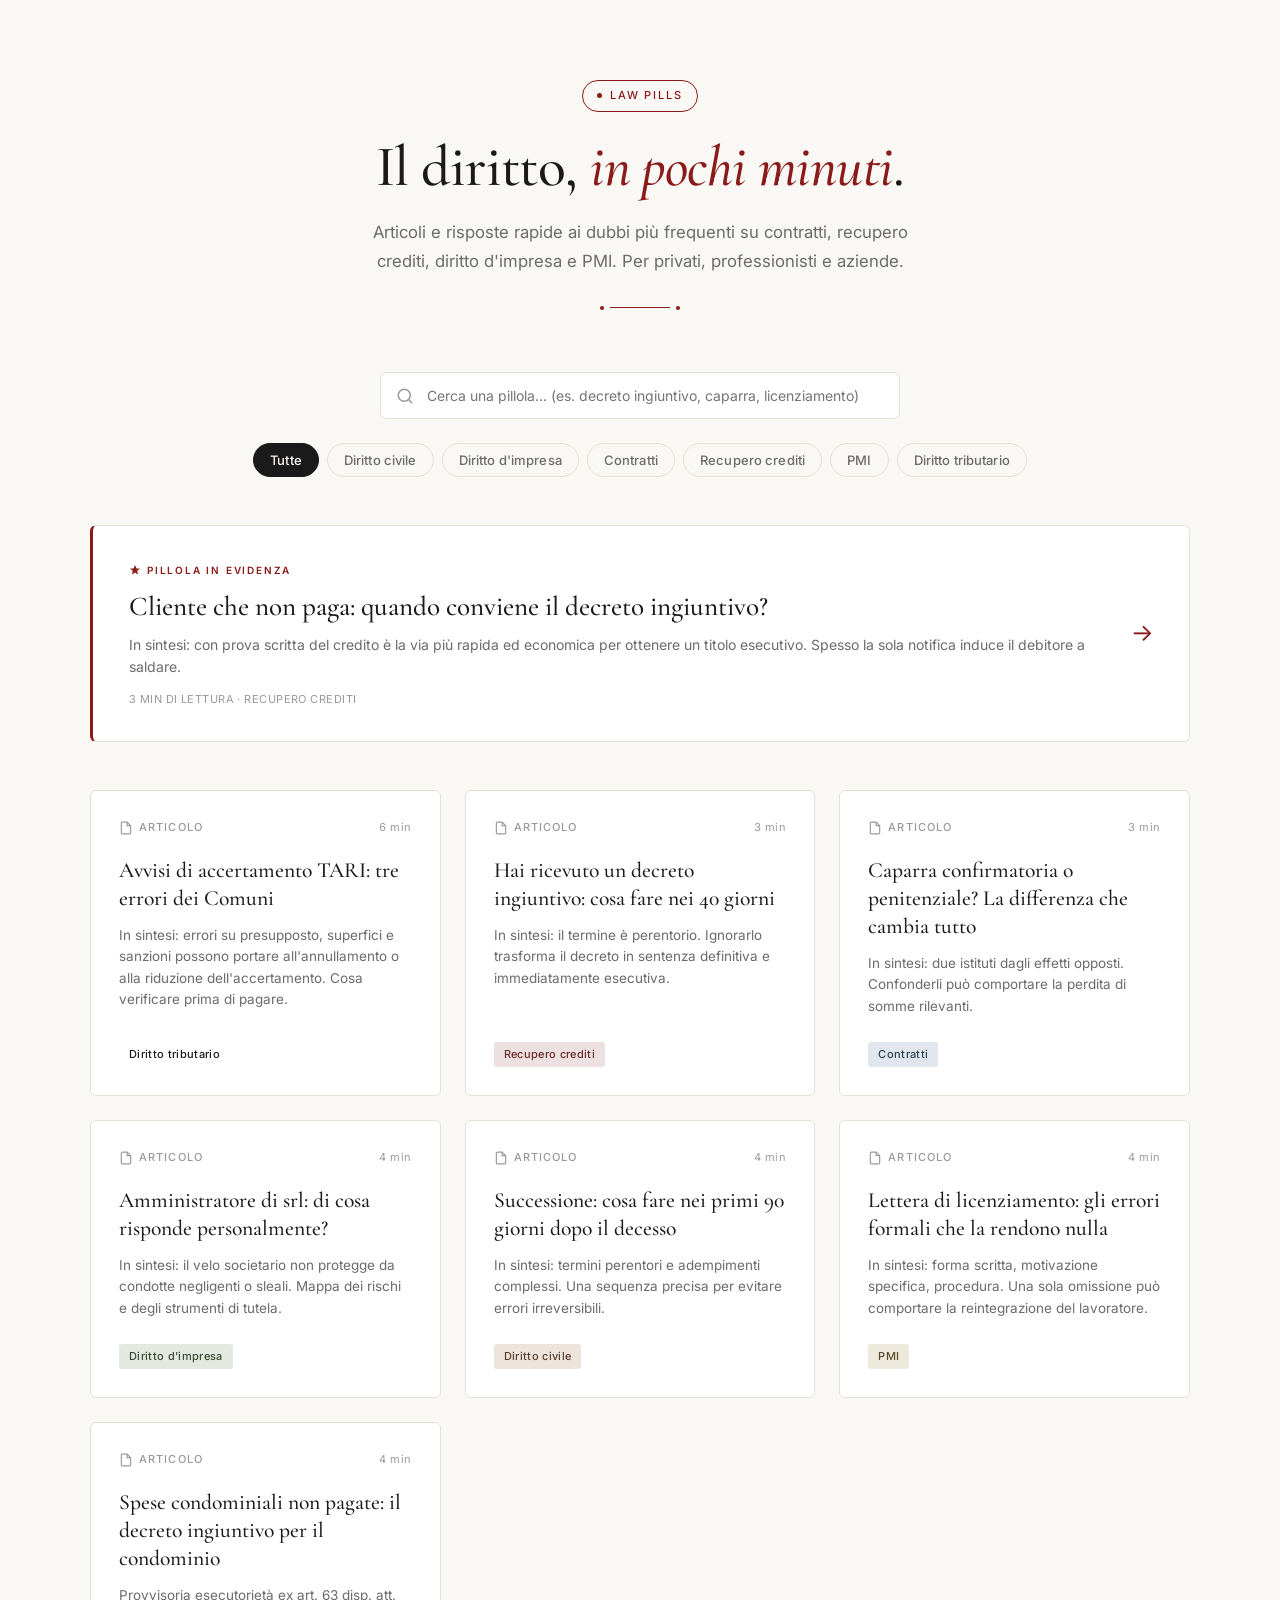
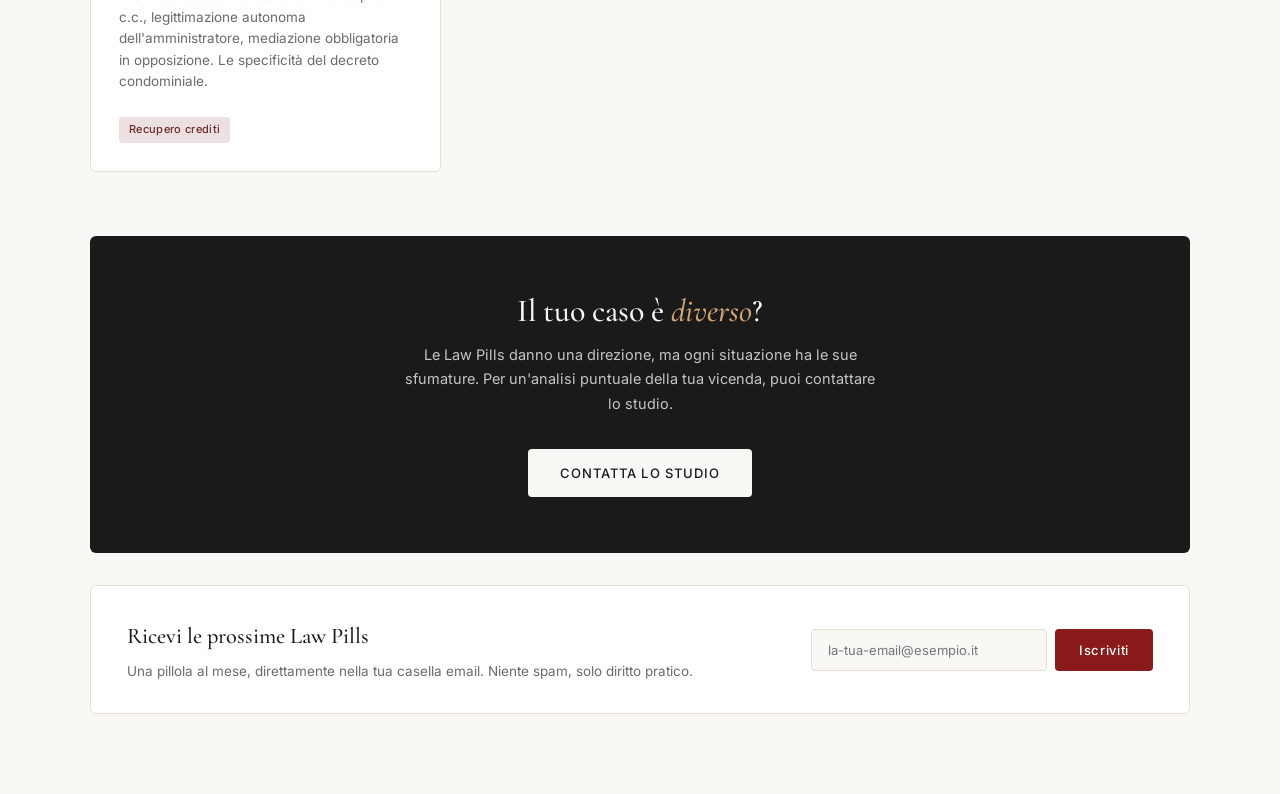
<file: law-pills.html>
<!DOCTYPE html>
<html lang="it">
<head>
<meta charset="UTF-8">
<meta name="viewport" content="width=device-width, initial-scale=1.0">
<title>Law Pills | Studio Legale Callari Cefalù</title>
<meta name="description" content="Il diritto spiegato in pochi minuti. Articoli e risposte rapide su contratti, recupero crediti, diritto d'impresa e PMI a cura dell'Avv. Callari.">
<meta name="author" content="Studio Legale Callari">

<meta property="og:title" content="Law Pills | Studio Legale Callari">
<meta property="og:description" content="Il diritto spiegato in pochi minuti. Articoli e risposte rapide su contratti, recupero crediti e diritto d'impresa.">
<meta property="og:type" content="website">
<meta property="og:url" content="https://avvocatocallari.it/law-pills.html">
<meta property="og:locale" content="it_IT">

<link rel="preconnect" href="https://fonts.googleapis.com">
<link rel="preconnect" href="https://fonts.gstatic.com" crossorigin>
<link href="https://fonts.googleapis.com/css2?family=Cormorant+Garamond:wght@400;500;600&family=Inter:wght@300;400;500;600&display=swap" rel="stylesheet">
<link rel="stylesheet" href="law-pills.css">
</head>

<body>

<section class="law-pills-section" id="law-pills">
  <div class="law-pills-container">

    <header class="lp-header">
      <span class="lp-eyebrow">Law Pills</span>
      <h1 class="lp-title">Il diritto, <em>in pochi minuti</em>.</h1>
      <p class="lp-subtitle">Articoli e risposte rapide ai dubbi più frequenti su contratti, recupero crediti, diritto d'impresa e PMI. Per privati, professionisti e aziende.</p>
      <div class="lp-divider"></div>
    </header>

    <div class="lp-controls">
      <div class="lp-search-wrapper">
        <svg class="lp-search-icon" width="18" height="18" viewBox="0 0 24 24" fill="none" stroke="currentColor" stroke-width="2" stroke-linecap="round" stroke-linejoin="round">
          <circle cx="11" cy="11" r="8"></circle>
          <line x1="21" y1="21" x2="16.65" y2="16.65"></line>
        </svg>
        <input type="text" class="lp-search" id="lp-search" placeholder="Cerca una pillola... (es. decreto ingiuntivo, caparra, licenziamento)">
      </div>

      <div class="lp-filters" id="lp-filters">
        <button class="lp-filter active" data-filter="all">Tutte</button>
        <button class="lp-filter" data-filter="civile">Diritto civile</button>
        <button class="lp-filter" data-filter="impresa">Diritto d'impresa</button>
        <button class="lp-filter" data-filter="contratti">Contratti</button>
        <button class="lp-filter" data-filter="crediti">Recupero crediti</button>
        <button class="lp-filter" data-filter="pmi">PMI</button>
        <button class="lp-filter" data-filter="tributario">Diritto tributario</button>
      </div>
    </div>

    <a href="pillole/cliente-non-paga-decreto-ingiuntivo.html" class="lp-featured" data-category="crediti">
      <div>
        <div class="lp-featured-badge">
          <svg width="12" height="12" viewBox="0 0 24 24" fill="currentColor"><path d="M12 2l3 7h7l-5.5 4.5L18 21l-6-4-6 4 1.5-7.5L2 9h7z"/></svg>
          Pillola in evidenza
        </div>
        <h2 class="lp-featured-title">Cliente che non paga: quando conviene il decreto ingiuntivo?</h2>
        <p class="lp-featured-summary">In sintesi: con prova scritta del credito è la via più rapida ed economica per ottenere un titolo esecutivo. Spesso la sola notifica induce il debitore a saldare.</p>
        <div class="lp-featured-meta">3 MIN DI LETTURA · RECUPERO CREDITI</div>
      </div>
      <div class="lp-featured-arrow">→</div>
    </a>

    <div class="lp-grid" id="lp-grid">

      <a href="pillole/avviso-accertamento-tari-errori-comuni.html" class="lp-card" data-category="tributario" data-keywords="tari tassa rifiuti avviso accertamento comune superfici uso promiscuo cumulo giuridico sanzioni autotutela contribuente">
        <div class="lp-card-header">
          <span class="lp-format">
            <svg class="lp-format-icon" viewBox="0 0 24 24" fill="none" stroke="currentColor" stroke-width="2"><path d="M14 2H6a2 2 0 0 0-2 2v16a2 2 0 0 0 2 2h12a2 2 0 0 0 2-2V8z"/><polyline points="14 2 14 8 20 8"/></svg>
            Articolo
          </span>
          <span class="lp-time">6 min</span>
        </div>
        <h3 class="lp-card-title">Avvisi di accertamento TARI: tre errori dei Comuni</h3>
        <p class="lp-card-summary">In sintesi: errori su presupposto, superfici e sanzioni possono portare all'annullamento o alla riduzione dell'accertamento. Cosa verificare prima di pagare.</p>
        <span class="lp-tag" data-cat="tributario">Diritto tributario</span>
      </a>

      <a href="pillole/opposizione-decreto-ingiuntivo-40-giorni.html" class="lp-card" data-category="crediti" data-keywords="decreto ingiuntivo opposizione 40 giorni termini difesa">
        <div class="lp-card-header">
          <span class="lp-format">
            <svg class="lp-format-icon" viewBox="0 0 24 24" fill="none" stroke="currentColor" stroke-width="2"><path d="M14 2H6a2 2 0 0 0-2 2v16a2 2 0 0 0 2 2h12a2 2 0 0 0 2-2V8z"/><polyline points="14 2 14 8 20 8"/></svg>
            Articolo
          </span>
          <span class="lp-time">3 min</span>
        </div>
        <h3 class="lp-card-title">Hai ricevuto un decreto ingiuntivo: cosa fare nei 40 giorni</h3>
        <p class="lp-card-summary">In sintesi: il termine è perentorio. Ignorarlo trasforma il decreto in sentenza definitiva e immediatamente esecutiva.</p>
        <span class="lp-tag" data-cat="crediti">Recupero crediti</span>
      </a>

      <a href="pillole/caparra-confirmatoria-penitenziale.html" class="lp-card" data-category="contratti" data-keywords="caparra confirmatoria penitenziale recesso preliminare compravendita">
        <div class="lp-card-header">
          <span class="lp-format">
            <svg class="lp-format-icon" viewBox="0 0 24 24" fill="none" stroke="currentColor" stroke-width="2"><path d="M14 2H6a2 2 0 0 0-2 2v16a2 2 0 0 0 2 2h12a2 2 0 0 0 2-2V8z"/><polyline points="14 2 14 8 20 8"/></svg>
            Articolo
          </span>
          <span class="lp-time">3 min</span>
        </div>
        <h3 class="lp-card-title">Caparra confirmatoria o penitenziale? La differenza che cambia tutto</h3>
        <p class="lp-card-summary">In sintesi: due istituti dagli effetti opposti. Confonderli può comportare la perdita di somme rilevanti.</p>
        <span class="lp-tag" data-cat="contratti">Contratti</span>
      </a>

      <a href="pillole/amministratore-srl-responsabilita-personale.html" class="lp-card" data-category="impresa" data-keywords="amministratore srl responsabilità personale mala gestio azione sociale">
        <div class="lp-card-header">
          <span class="lp-format">
            <svg class="lp-format-icon" viewBox="0 0 24 24" fill="none" stroke="currentColor" stroke-width="2"><path d="M14 2H6a2 2 0 0 0-2 2v16a2 2 0 0 0 2 2h12a2 2 0 0 0 2-2V8z"/><polyline points="14 2 14 8 20 8"/></svg>
            Articolo
          </span>
          <span class="lp-time">4 min</span>
        </div>
        <h3 class="lp-card-title">Amministratore di srl: di cosa risponde personalmente?</h3>
        <p class="lp-card-summary">In sintesi: il velo societario non protegge da condotte negligenti o sleali. Mappa dei rischi e degli strumenti di tutela.</p>
        <span class="lp-tag" data-cat="impresa">Diritto d'impresa</span>
      </a>

      <a href="pillole/successione-primi-90-giorni.html" class="lp-card" data-category="civile" data-keywords="successione eredità rinuncia accettazione beneficio inventario dichiarazione">
        <div class="lp-card-header">
          <span class="lp-format">
            <svg class="lp-format-icon" viewBox="0 0 24 24" fill="none" stroke="currentColor" stroke-width="2"><path d="M14 2H6a2 2 0 0 0-2 2v16a2 2 0 0 0 2 2h12a2 2 0 0 0 2-2V8z"/><polyline points="14 2 14 8 20 8"/></svg>
            Articolo
          </span>
          <span class="lp-time">4 min</span>
        </div>
        <h3 class="lp-card-title">Successione: cosa fare nei primi 90 giorni dopo il decesso</h3>
        <p class="lp-card-summary">In sintesi: termini perentori e adempimenti complessi. Una sequenza precisa per evitare errori irreversibili.</p>
        <span class="lp-tag" data-cat="civile">Diritto civile</span>
      </a>

      <a href="pillole/lettera-licenziamento-errori-formali.html" class="lp-card" data-category="pmi" data-keywords="licenziamento lettera vizi formali motivazione procedura disciplinare">
        <div class="lp-card-header">
          <span class="lp-format">
            <svg class="lp-format-icon" viewBox="0 0 24 24" fill="none" stroke="currentColor" stroke-width="2"><path d="M14 2H6a2 2 0 0 0-2 2v16a2 2 0 0 0 2 2h12a2 2 0 0 0 2-2V8z"/><polyline points="14 2 14 8 20 8"/></svg>
            Articolo
          </span>
          <span class="lp-time">4 min</span>
        </div>
        <h3 class="lp-card-title">Lettera di licenziamento: gli errori formali che la rendono nulla</h3>
        <p class="lp-card-summary">In sintesi: forma scritta, motivazione specifica, procedura. Una sola omissione può comportare la reintegrazione del lavoratore.</p>
        <span class="lp-tag" data-cat="pmi">PMI</span>
      </a>

      <a href="pillole/spese-condominiali-non-pagate-decreto-ingiuntivo.html" class="lp-card" data-category="crediti" data-keywords="spese condominiali decreto ingiuntivo amministratore condominio moroso art 63 disp att">
        <div class="lp-card-header">
          <span class="lp-format">
            <svg class="lp-format-icon" viewBox="0 0 24 24" fill="none" stroke="currentColor" stroke-width="2"><path d="M14 2H6a2 2 0 0 0-2 2v16a2 2 0 0 0 2 2h12a2 2 0 0 0 2-2V8z"/><polyline points="14 2 14 8 20 8"/></svg>
            Articolo
          </span>
          <span class="lp-time">4 min</span>
        </div>
        <h3 class="lp-card-title">Spese condominiali non pagate: il decreto ingiuntivo per il condominio</h3>
        <p class="lp-card-summary">Provvisoria esecutorietà ex art. 63 disp. att. c.c., legittimazione autonoma dell'amministratore, mediazione obbligatoria in opposizione. Le specificità del decreto condominiale.</p>
        <span class="lp-tag" data-cat="crediti">Recupero crediti</span>
      </a>

      <div class="lp-no-results" id="lp-no-results">
        Nessuna pillola trovata. Prova con un altro termine di ricerca.
      </div>

    </div>

    <div class="lp-cta">
      <h2 class="lp-cta-title">Il tuo caso è <em>diverso</em>?</h2>
      <p class="lp-cta-text">Le Law Pills danno una direzione, ma ogni situazione ha le sue sfumature. Per un'analisi puntuale della tua vicenda, puoi contattare lo studio.</p>
      <a href="index.html#contatti" class="lp-cta-button">Contatta lo studio</a>
    </div>

    <div class="lp-newsletter">
      <div class="lp-newsletter-text">
        <h3>Ricevi le prossime Law Pills</h3>
        <p>Una pillola al mese, direttamente nella tua casella email. Niente spam, solo diritto pratico.</p>
      </div>
      <form class="lp-newsletter-form" id="lp-newsletter-form" onsubmit="return false;">
        <input type="email" class="lp-newsletter-input" placeholder="la-tua-email@esempio.it" required>
        <button type="submit" class="lp-newsletter-button">Iscriviti</button>
      </form>
    </div>

  </div>
</section>

<script>
  (function() {
    var filterButtons = document.querySelectorAll('.lp-filter');
    var cards = document.querySelectorAll('.lp-card');
    var searchInput = document.getElementById('lp-search');
    var noResults = document.getElementById('lp-no-results');
    var activeFilter = 'all';

    function applyFilters() {
      var searchTerm = searchInput.value.toLowerCase().trim();
      var visibleCount = 0;

      cards.forEach(function(card) {
        var category = card.getAttribute('data-category');
        var keywords = (card.getAttribute('data-keywords') || '').toLowerCase();
        var title = card.querySelector('.lp-card-title').textContent.toLowerCase();
        var summary = card.querySelector('.lp-card-summary').textContent.toLowerCase();

        var matchesCategory = activeFilter === 'all' || category === activeFilter;
        var matchesSearch = searchTerm === '' ||
                            title.indexOf(searchTerm) !== -1 ||
                            summary.indexOf(searchTerm) !== -1 ||
                            keywords.indexOf(searchTerm) !== -1;

        if (matchesCategory && matchesSearch) {
          card.style.display = 'flex';
          visibleCount++;
        } else {
          card.style.display = 'none';
        }
      });

      noResults.style.display = visibleCount === 0 ? 'block' : 'none';
    }

    filterButtons.forEach(function(btn) {
      btn.addEventListener('click', function() {
        filterButtons.forEach(function(b) { b.classList.remove('active'); });
        btn.classList.add('active');
        activeFilter = btn.getAttribute('data-filter');
        applyFilters();
      });
    });

    searchInput.addEventListener('input', applyFilters);

    var newsletterForm = document.getElementById('lp-newsletter-form');
    newsletterForm.addEventListener('submit', function(e) {
      e.preventDefault();
      var email = newsletterForm.querySelector('input').value;
      // TODO: collegare a Mailchimp, Brevo, MailerLite ecc.
      alert('Grazie! Email registrata: ' + email + '\n(Da collegare al provider di newsletter)');
      newsletterForm.reset();
    });
  })();
</script>

</body>
</html>
</file>
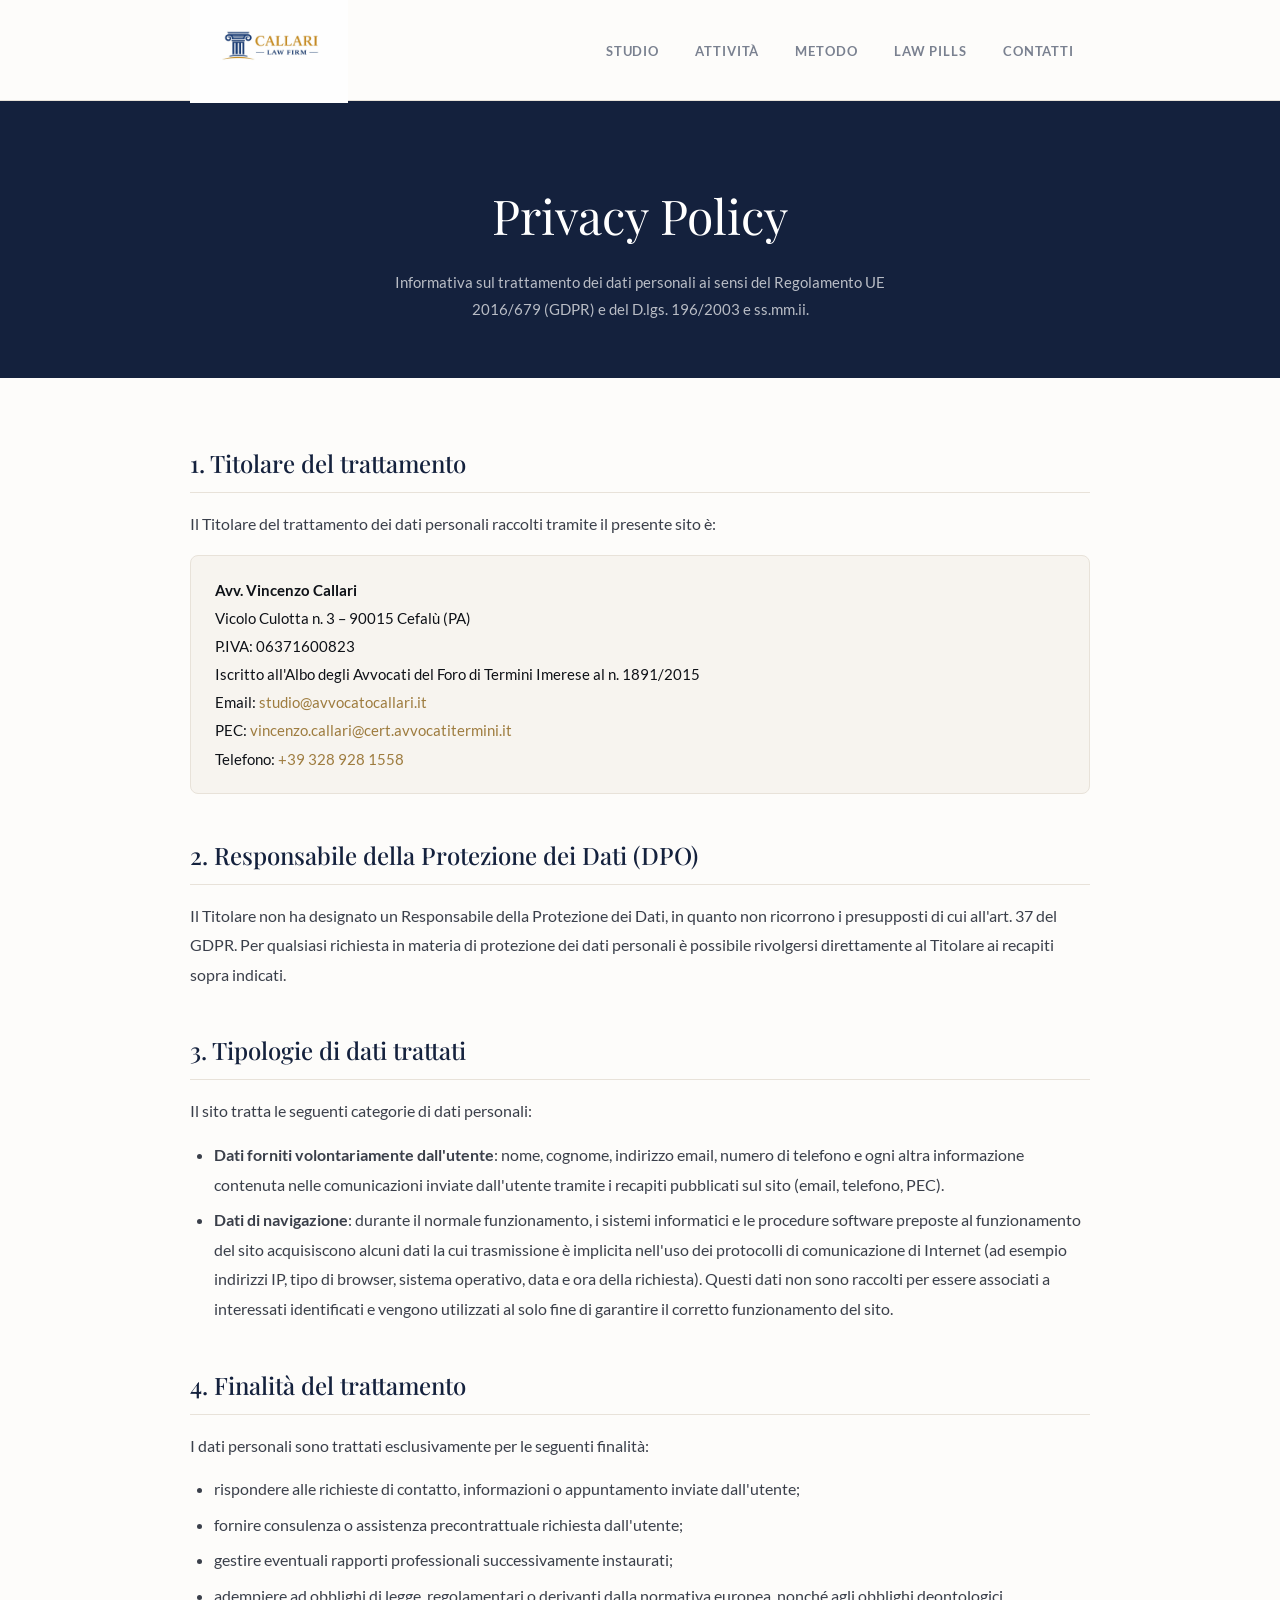
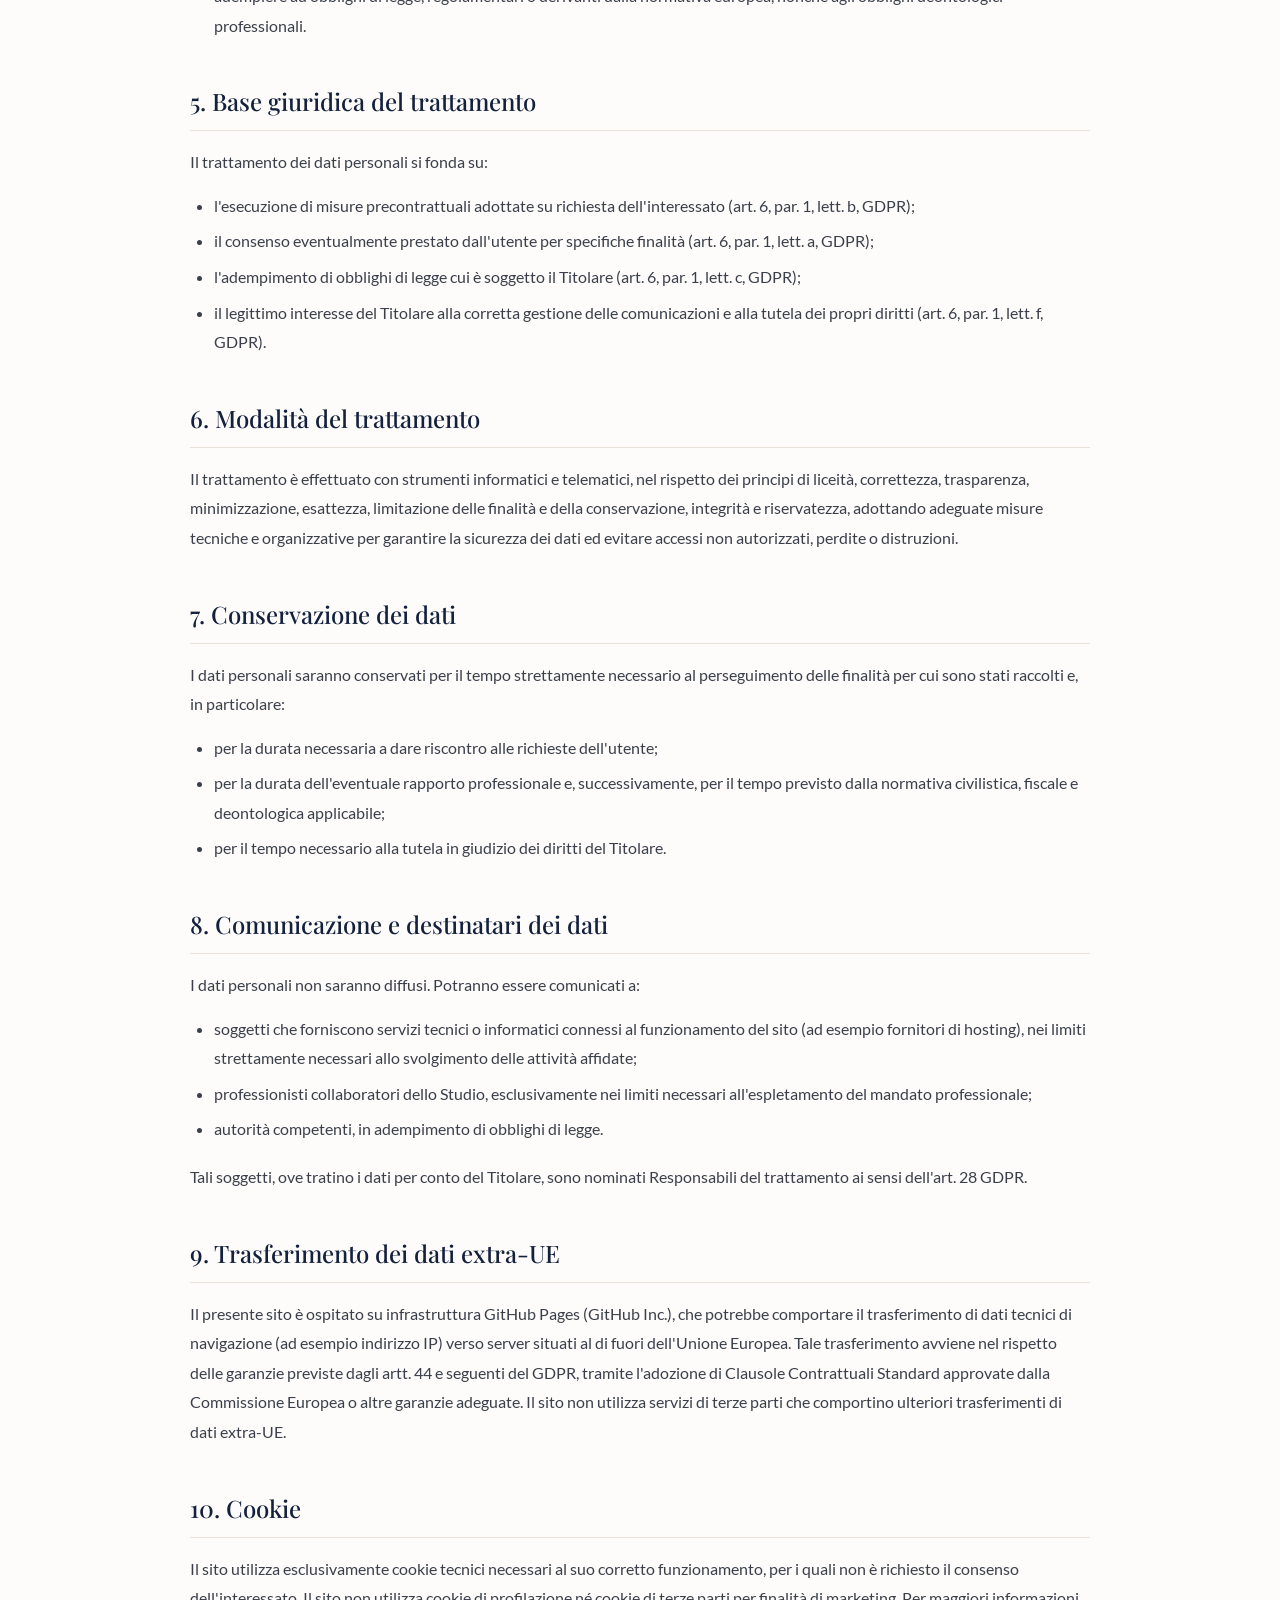
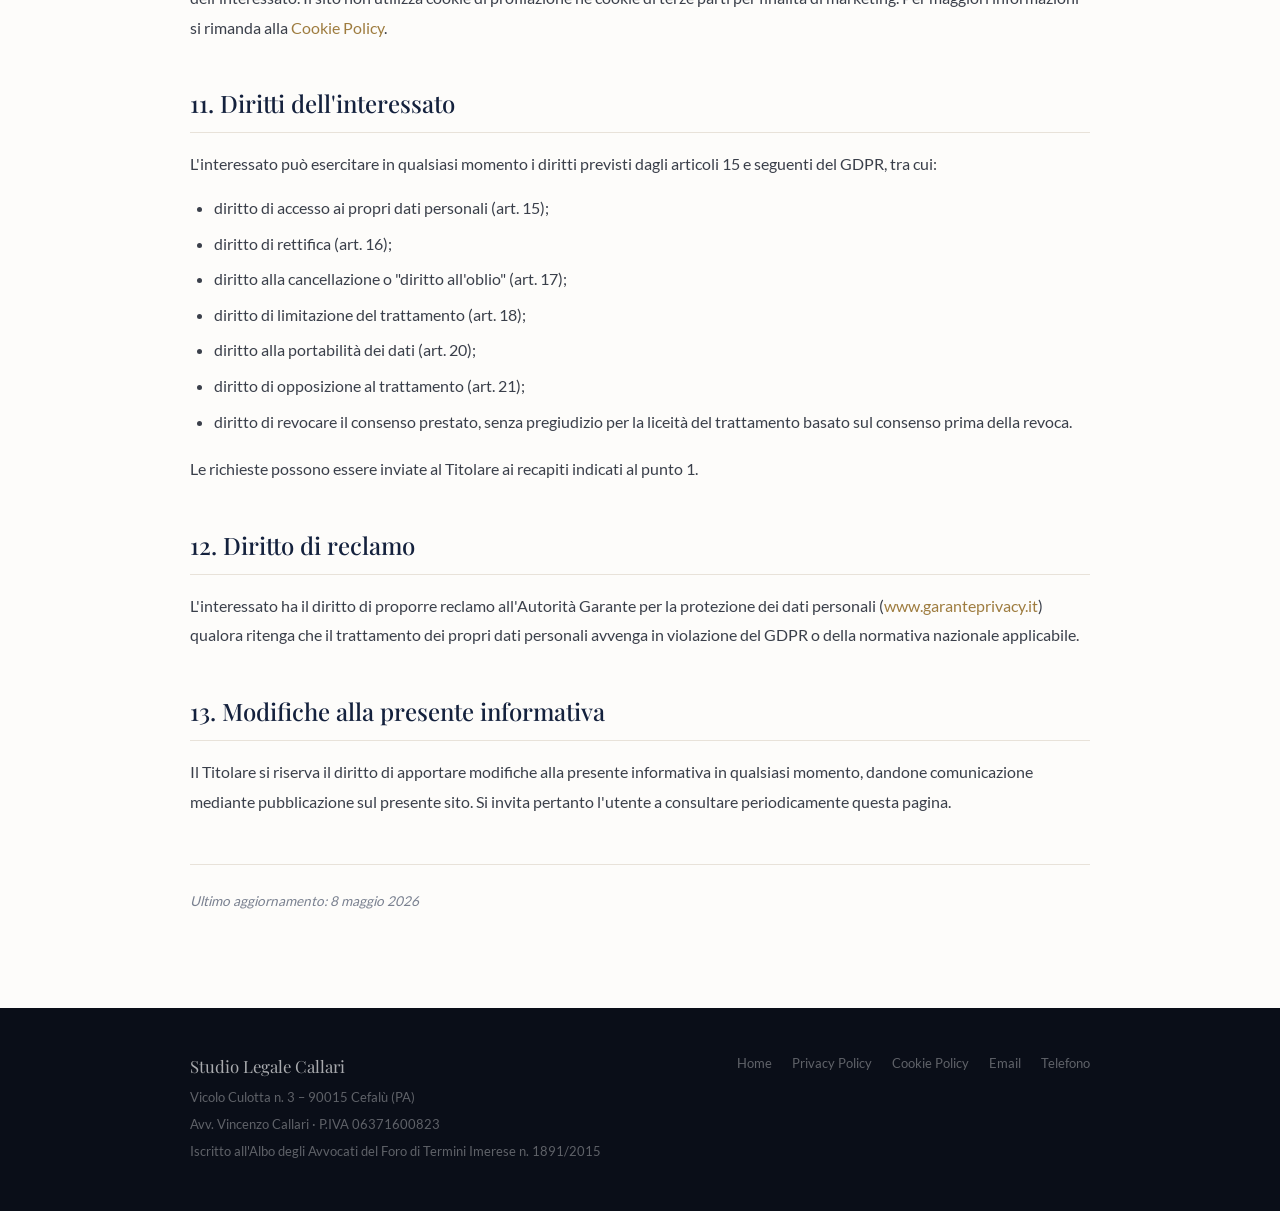
<file: privacy.html>
<!DOCTYPE html>
<html lang="it">
<head>
  <meta charset="UTF-8" />
  <meta name="viewport" content="width=device-width, initial-scale=1.0" />
  <title>Privacy Policy | Studio Legale Callari</title>
  <meta name="description" content="Informativa privacy ai sensi del Regolamento UE 2016/679 (GDPR) dello Studio Legale Callari, Avvocato a Cefalù." />
  <meta name="robots" content="index, follow" />
  <link rel="canonical" href="https://avvocatocallari.it/privacy.html" />
  <link rel="icon" type="image/png" href="logo-callari-lawfirm.png" />

  <style>
    /* Font self-hosted - no chiamate a Google Fonts */
    @font-face { font-display: swap; font-family: 'Lato'; font-style: normal; font-weight: 300; src: url('lato-v25-latin-300.woff2') format('woff2'); }
    @font-face { font-display: swap; font-family: 'Lato'; font-style: normal; font-weight: 400; src: url('lato-v25-latin-regular.woff2') format('woff2'); }
    @font-face { font-display: swap; font-family: 'Lato'; font-style: normal; font-weight: 700; src: url('lato-v25-latin-700.woff2') format('woff2'); }
    @font-face { font-display: swap; font-family: 'Playfair Display'; font-style: normal; font-weight: 400; src: url('playfair-display-v40-latin-regular.woff2') format('woff2'); }
    @font-face { font-display: swap; font-family: 'Playfair Display'; font-style: normal; font-weight: 500; src: url('playfair-display-v40-latin-500.woff2') format('woff2'); }
    @font-face { font-display: swap; font-family: 'Playfair Display'; font-style: italic; font-weight: 400; src: url('playfair-display-v40-latin-italic.woff2') format('woff2'); }

    *, *::before, *::after { box-sizing: border-box; margin: 0; padding: 0; }
    :root {
      --ink:      #0e1117;
      --ink-2:    #3a3f4a;
      --ink-3:    #7a8190;
      --gold:     #9e7c3f;
      --gold-mid: #b8935a;
      --gold-l:   #f5ede0;
      --gold-ll:  #faf5ee;
      --navy:     #14213d;
      --line:     #e4e7ed;
      --line-warm:#e8e2d9;
      --bg:       #fdfcfa;
      --bg-off:   #f7f4ef;
      --max:      900px;
    }
    html { scroll-behavior: smooth; font-size: 16px; }
    body {
      font-family: 'Lato', sans-serif;
      background: var(--bg);
      color: var(--ink);
      line-height: 1.75;
      -webkit-font-smoothing: antialiased;
    }
    a { color: var(--gold); text-decoration: none; }
    a:hover { text-decoration: underline; }
    .wrap {
      width: min(var(--max), 100% - 48px);
      margin-inline: auto;
    }

    /* HEADER */
    header {
      position: sticky; top: 0; z-index: 90;
      background: rgba(253,252,250,.97);
      backdrop-filter: blur(14px);
      border-bottom: 1px solid var(--line-warm);
    }
    .nav-inner {
      display: flex;
      align-items: center;
      justify-content: space-between;
      height: 100px;
      gap: 32px;
    }
    .brand a { display: flex; align-items: center; text-decoration: none; }
    .brand img { height: 105px; width: auto; display: block; }
    .nav-links { display: flex; gap: 4px; list-style: none; }
    .nav-links a {
      padding: 8px 16px;
      border-radius: 4px;
      font-size: .8rem;
      font-weight: 700;
      letter-spacing: .07em;
      text-transform: uppercase;
      color: var(--ink-3);
      transition: color .2s, background .2s;
    }
    .nav-links a:hover { color: var(--navy); background: var(--gold-ll); text-decoration: none; }

    /* CONTENT */
    .privacy-hero {
      background: var(--navy);
      padding: 72px 0 56px;
      text-align: center;
      color: #fff;
    }
    .privacy-hero h1 {
      font-family: 'Playfair Display', serif;
      font-weight: 400;
      font-size: clamp(2rem, 4vw, 3rem);
      margin-bottom: 12px;
    }
    .privacy-hero p {
      color: rgba(255,255,255,.7);
      font-size: .95rem;
      max-width: 60ch;
      margin: 0 auto;
    }

    main {
      padding: 64px 0 80px;
    }

    main h2 {
      font-family: 'Playfair Display', serif;
      font-size: 1.5rem;
      font-weight: 500;
      color: var(--navy);
      margin: 40px 0 16px;
      padding-bottom: 8px;
      border-bottom: 1px solid var(--line-warm);
    }
    main h2:first-of-type { margin-top: 0; }

    main p, main li {
      color: var(--ink-2);
      font-size: 1rem;
      line-height: 1.85;
    }
    main p { margin-bottom: 14px; }
    main ul, main ol { margin: 12px 0 18px 24px; }
    main li { margin-bottom: 6px; }

    .data-block {
      background: var(--bg-off);
      border: 1px solid var(--line-warm);
      border-radius: 8px;
      padding: 20px 24px;
      margin: 16px 0 24px;
      font-size: .95rem;
      line-height: 1.85;
    }

    .last-update {
      margin-top: 48px;
      padding-top: 24px;
      border-top: 1px solid var(--line-warm);
      font-size: .85rem;
      color: var(--ink-3);
      font-style: italic;
    }

    /* FOOTER */
    footer {
      background: #0a0e18;
      color: rgba(255,255,255,.35);
      padding: 44px 0;
      font-size: .82rem;
    }
    .footer-inner {
      display: flex;
      justify-content: space-between;
      align-items: flex-start;
      gap: 24px;
      flex-wrap: wrap;
    }
    .footer-brand {
      font-family: 'Playfair Display', serif;
      font-size: 1.05rem;
      color: rgba(255,255,255,.65);
      margin-bottom: 4px;
    }
    .footer-links { display: flex; gap: 20px; flex-wrap: wrap; }
    .footer-links a { color: rgba(255,255,255,.35); transition: color .2s; }
    .footer-links a:hover { color: var(--gold-mid); text-decoration: none; }
    footer p { line-height: 1.75; margin-bottom: 4px; }

    @media (max-width: 640px) {
      .nav-links { display: none; }
      .footer-inner { flex-direction: column; align-items: flex-start; }
      .privacy-hero { padding: 56px 0 40px; }
      main { padding: 40px 0 56px; }
    }
  </style>
</head>
<body>

<!-- HEADER -->
<header>
  <div class="wrap nav-inner">
    <div class="brand">
      <a href="/">
        <img src="logo-callari-lawfirm.png" alt="Studio Legale Callari" />
      </a>
    </div>
    <nav>
      <ul class="nav-links">
        <li><a href="/#studio">Studio</a></li>
        <li><a href="/#servizi">Attività</a></li>
        <li><a href="/#metodo">Metodo</a></li>
        <li><a href="/#lawpills">Law Pills</a></li>
        <li><a href="/#contatti">Contatti</a></li>
      </ul>
    </nav>
  </div>
</header>

<!-- HERO -->
<section class="privacy-hero">
  <div class="wrap">
    <h1>Privacy Policy</h1>
    <p>Informativa sul trattamento dei dati personali ai sensi del Regolamento UE 2016/679 (GDPR) e del D.lgs. 196/2003 e ss.mm.ii.</p>
  </div>
</section>

<!-- CONTENT -->
<main>
  <div class="wrap">

    <h2>1. Titolare del trattamento</h2>
    <p>Il Titolare del trattamento dei dati personali raccolti tramite il presente sito è:</p>
    <div class="data-block">
      <strong>Avv. Vincenzo Callari</strong><br>
      Vicolo Culotta n. 3 – 90015 Cefalù (PA)<br>
      P.IVA: 06371600823<br>
      Iscritto all'Albo degli Avvocati del Foro di Termini Imerese al n. 1891/2015<br>
      Email: <a href="mailto:studio@avvocatocallari.it">studio@avvocatocallari.it</a><br>
      PEC: <a href="mailto:vincenzo.callari@cert.avvocatitermini.it">vincenzo.callari@cert.avvocatitermini.it</a><br>
      Telefono: <a href="tel:+393289281558">+39 328 928 1558</a>
    </div>

    <h2>2. Responsabile della Protezione dei Dati (DPO)</h2>
    <p>Il Titolare non ha designato un Responsabile della Protezione dei Dati, in quanto non ricorrono i presupposti di cui all'art. 37 del GDPR. Per qualsiasi richiesta in materia di protezione dei dati personali è possibile rivolgersi direttamente al Titolare ai recapiti sopra indicati.</p>

    <h2>3. Tipologie di dati trattati</h2>
    <p>Il sito tratta le seguenti categorie di dati personali:</p>
    <ul>
      <li><strong>Dati forniti volontariamente dall'utente</strong>: nome, cognome, indirizzo email, numero di telefono e ogni altra informazione contenuta nelle comunicazioni inviate dall'utente tramite i recapiti pubblicati sul sito (email, telefono, PEC).</li>
      <li><strong>Dati di navigazione</strong>: durante il normale funzionamento, i sistemi informatici e le procedure software preposte al funzionamento del sito acquisiscono alcuni dati la cui trasmissione è implicita nell'uso dei protocolli di comunicazione di Internet (ad esempio indirizzi IP, tipo di browser, sistema operativo, data e ora della richiesta). Questi dati non sono raccolti per essere associati a interessati identificati e vengono utilizzati al solo fine di garantire il corretto funzionamento del sito.</li>
    </ul>

    <h2>4. Finalità del trattamento</h2>
    <p>I dati personali sono trattati esclusivamente per le seguenti finalità:</p>
    <ul>
      <li>rispondere alle richieste di contatto, informazioni o appuntamento inviate dall'utente;</li>
      <li>fornire consulenza o assistenza precontrattuale richiesta dall'utente;</li>
      <li>gestire eventuali rapporti professionali successivamente instaurati;</li>
      <li>adempiere ad obblighi di legge, regolamentari o derivanti dalla normativa europea, nonché agli obblighi deontologici professionali.</li>
    </ul>

    <h2>5. Base giuridica del trattamento</h2>
    <p>Il trattamento dei dati personali si fonda su:</p>
    <ul>
      <li>l'esecuzione di misure precontrattuali adottate su richiesta dell'interessato (art. 6, par. 1, lett. b, GDPR);</li>
      <li>il consenso eventualmente prestato dall'utente per specifiche finalità (art. 6, par. 1, lett. a, GDPR);</li>
      <li>l'adempimento di obblighi di legge cui è soggetto il Titolare (art. 6, par. 1, lett. c, GDPR);</li>
      <li>il legittimo interesse del Titolare alla corretta gestione delle comunicazioni e alla tutela dei propri diritti (art. 6, par. 1, lett. f, GDPR).</li>
    </ul>

    <h2>6. Modalità del trattamento</h2>
    <p>Il trattamento è effettuato con strumenti informatici e telematici, nel rispetto dei principi di liceità, correttezza, trasparenza, minimizzazione, esattezza, limitazione delle finalità e della conservazione, integrità e riservatezza, adottando adeguate misure tecniche e organizzative per garantire la sicurezza dei dati ed evitare accessi non autorizzati, perdite o distruzioni.</p>

    <h2>7. Conservazione dei dati</h2>
    <p>I dati personali saranno conservati per il tempo strettamente necessario al perseguimento delle finalità per cui sono stati raccolti e, in particolare:</p>
    <ul>
      <li>per la durata necessaria a dare riscontro alle richieste dell'utente;</li>
      <li>per la durata dell'eventuale rapporto professionale e, successivamente, per il tempo previsto dalla normativa civilistica, fiscale e deontologica applicabile;</li>
      <li>per il tempo necessario alla tutela in giudizio dei diritti del Titolare.</li>
    </ul>

    <h2>8. Comunicazione e destinatari dei dati</h2>
    <p>I dati personali non saranno diffusi. Potranno essere comunicati a:</p>
    <ul>
      <li>soggetti che forniscono servizi tecnici o informatici connessi al funzionamento del sito (ad esempio fornitori di hosting), nei limiti strettamente necessari allo svolgimento delle attività affidate;</li>
      <li>professionisti collaboratori dello Studio, esclusivamente nei limiti necessari all'espletamento del mandato professionale;</li>
      <li>autorità competenti, in adempimento di obblighi di legge.</li>
    </ul>
    <p>Tali soggetti, ove tratino i dati per conto del Titolare, sono nominati Responsabili del trattamento ai sensi dell'art. 28 GDPR.</p>

    <h2>9. Trasferimento dei dati extra-UE</h2>
    <p>Il presente sito è ospitato su infrastruttura GitHub Pages (GitHub Inc.), che potrebbe comportare il trasferimento di dati tecnici di navigazione (ad esempio indirizzo IP) verso server situati al di fuori dell'Unione Europea. Tale trasferimento avviene nel rispetto delle garanzie previste dagli artt. 44 e seguenti del GDPR, tramite l'adozione di Clausole Contrattuali Standard approvate dalla Commissione Europea o altre garanzie adeguate. Il sito non utilizza servizi di terze parti che comportino ulteriori trasferimenti di dati extra-UE.</p>

    <h2>10. Cookie</h2>
    <p>Il sito utilizza esclusivamente cookie tecnici necessari al suo corretto funzionamento, per i quali non è richiesto il consenso dell'interessato. Il sito non utilizza cookie di profilazione né cookie di terze parti per finalità di marketing. Per maggiori informazioni si rimanda alla <a href="cookie-policy.html">Cookie Policy</a>.</p>

    <h2>11. Diritti dell'interessato</h2>
    <p>L'interessato può esercitare in qualsiasi momento i diritti previsti dagli articoli 15 e seguenti del GDPR, tra cui:</p>
    <ul>
      <li>diritto di accesso ai propri dati personali (art. 15);</li>
      <li>diritto di rettifica (art. 16);</li>
      <li>diritto alla cancellazione o "diritto all'oblio" (art. 17);</li>
      <li>diritto di limitazione del trattamento (art. 18);</li>
      <li>diritto alla portabilità dei dati (art. 20);</li>
      <li>diritto di opposizione al trattamento (art. 21);</li>
      <li>diritto di revocare il consenso prestato, senza pregiudizio per la liceità del trattamento basato sul consenso prima della revoca.</li>
    </ul>
    <p>Le richieste possono essere inviate al Titolare ai recapiti indicati al punto 1.</p>

    <h2>12. Diritto di reclamo</h2>
    <p>L'interessato ha il diritto di proporre reclamo all'Autorità Garante per la protezione dei dati personali (<a href="https://www.garanteprivacy.it" target="_blank" rel="noopener">www.garanteprivacy.it</a>) qualora ritenga che il trattamento dei propri dati personali avvenga in violazione del GDPR o della normativa nazionale applicabile.</p>

    <h2>13. Modifiche alla presente informativa</h2>
    <p>Il Titolare si riserva il diritto di apportare modifiche alla presente informativa in qualsiasi momento, dandone comunicazione mediante pubblicazione sul presente sito. Si invita pertanto l'utente a consultare periodicamente questa pagina.</p>

    <p class="last-update">Ultimo aggiornamento: 8 maggio 2026</p>

  </div>
</main>

<!-- FOOTER -->
<footer>
  <div class="wrap footer-inner">
    <div>
      <div class="footer-brand">Studio Legale Callari</div>
      <p>Vicolo Culotta n. 3 – 90015 Cefalù (PA)</p>
      <p>Avv. Vincenzo Callari · P.IVA 06371600823</p>
      <p>Iscritto all'Albo degli Avvocati del Foro di Termini Imerese n. 1891/2015</p>
    </div>
    <div class="footer-links">
      <a href="/">Home</a>
      <a href="privacy.html">Privacy Policy</a>
      <a href="cookie-policy.html">Cookie Policy</a>
      <a href="mailto:studio@avvocatocallari.it">Email</a>
      <a href="tel:+393289281558">Telefono</a>
    </div>
  </div>
</footer>

</body>
</html>
</file>
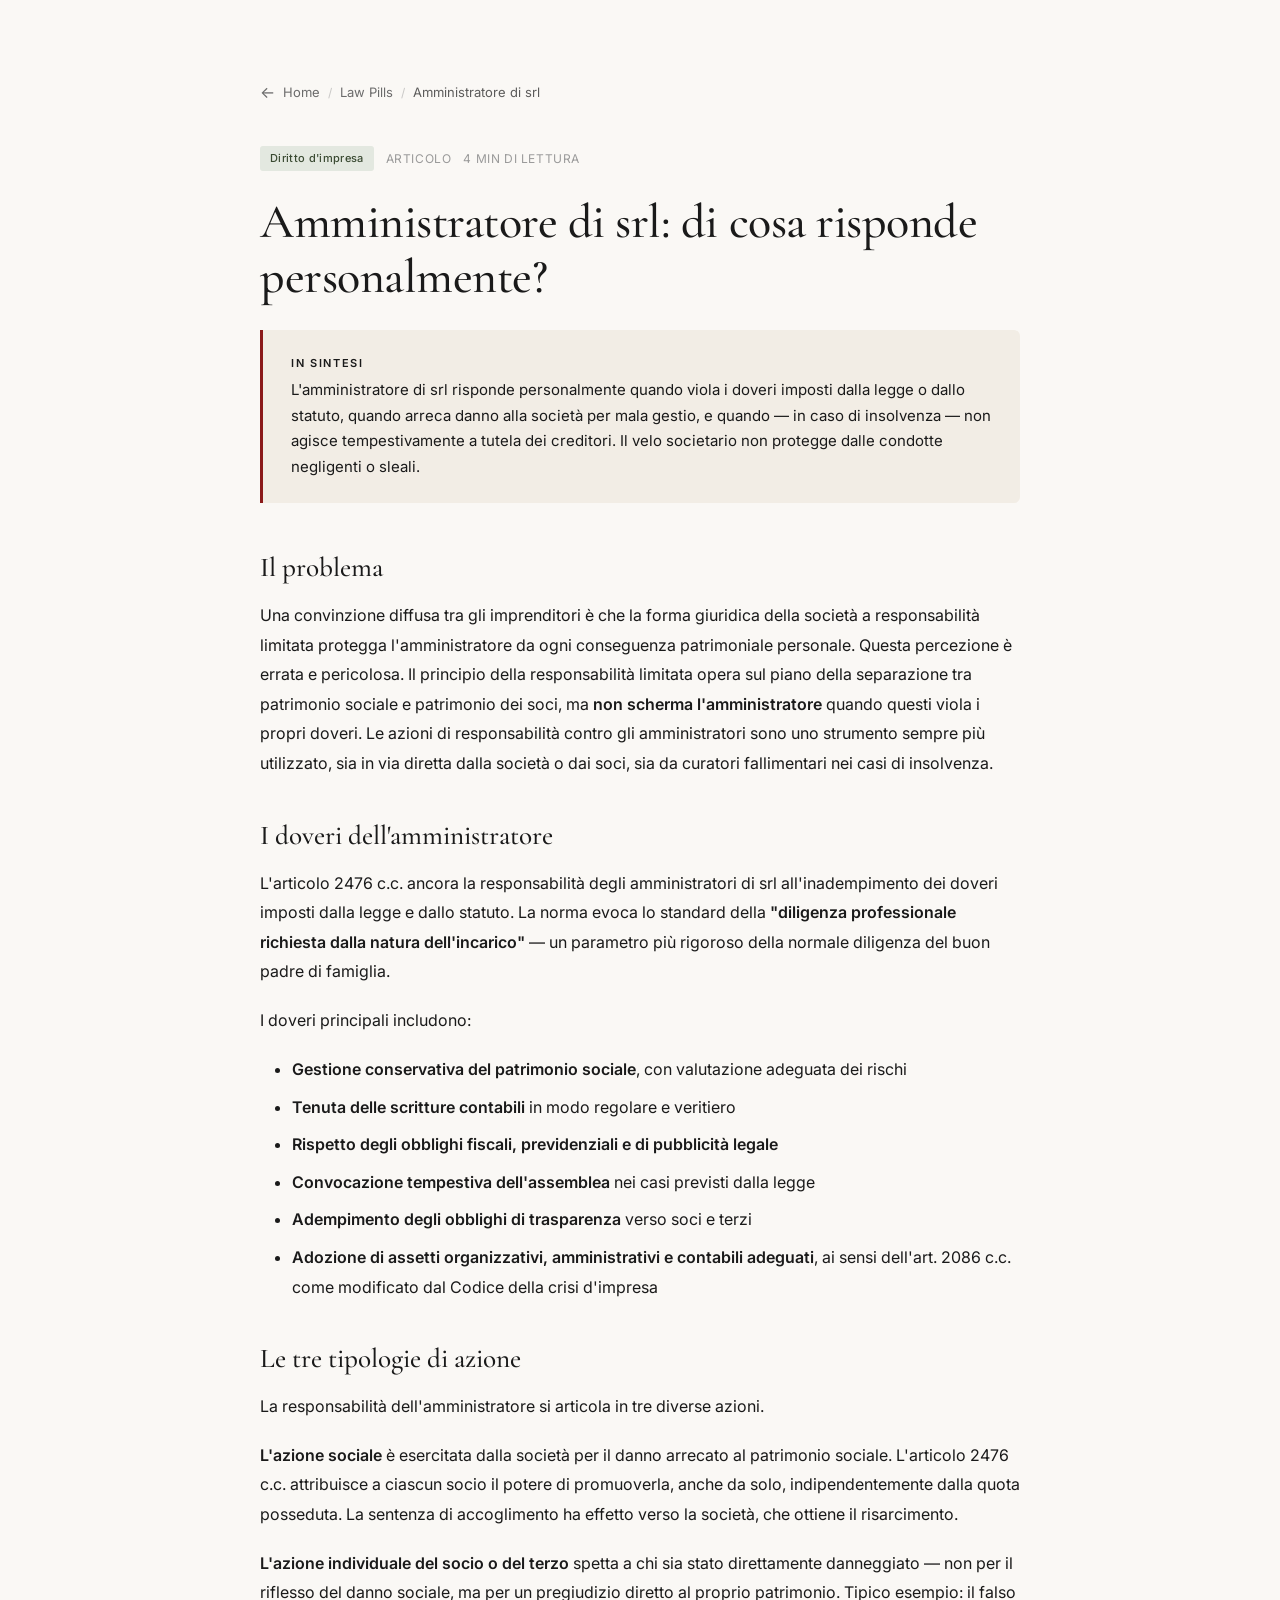
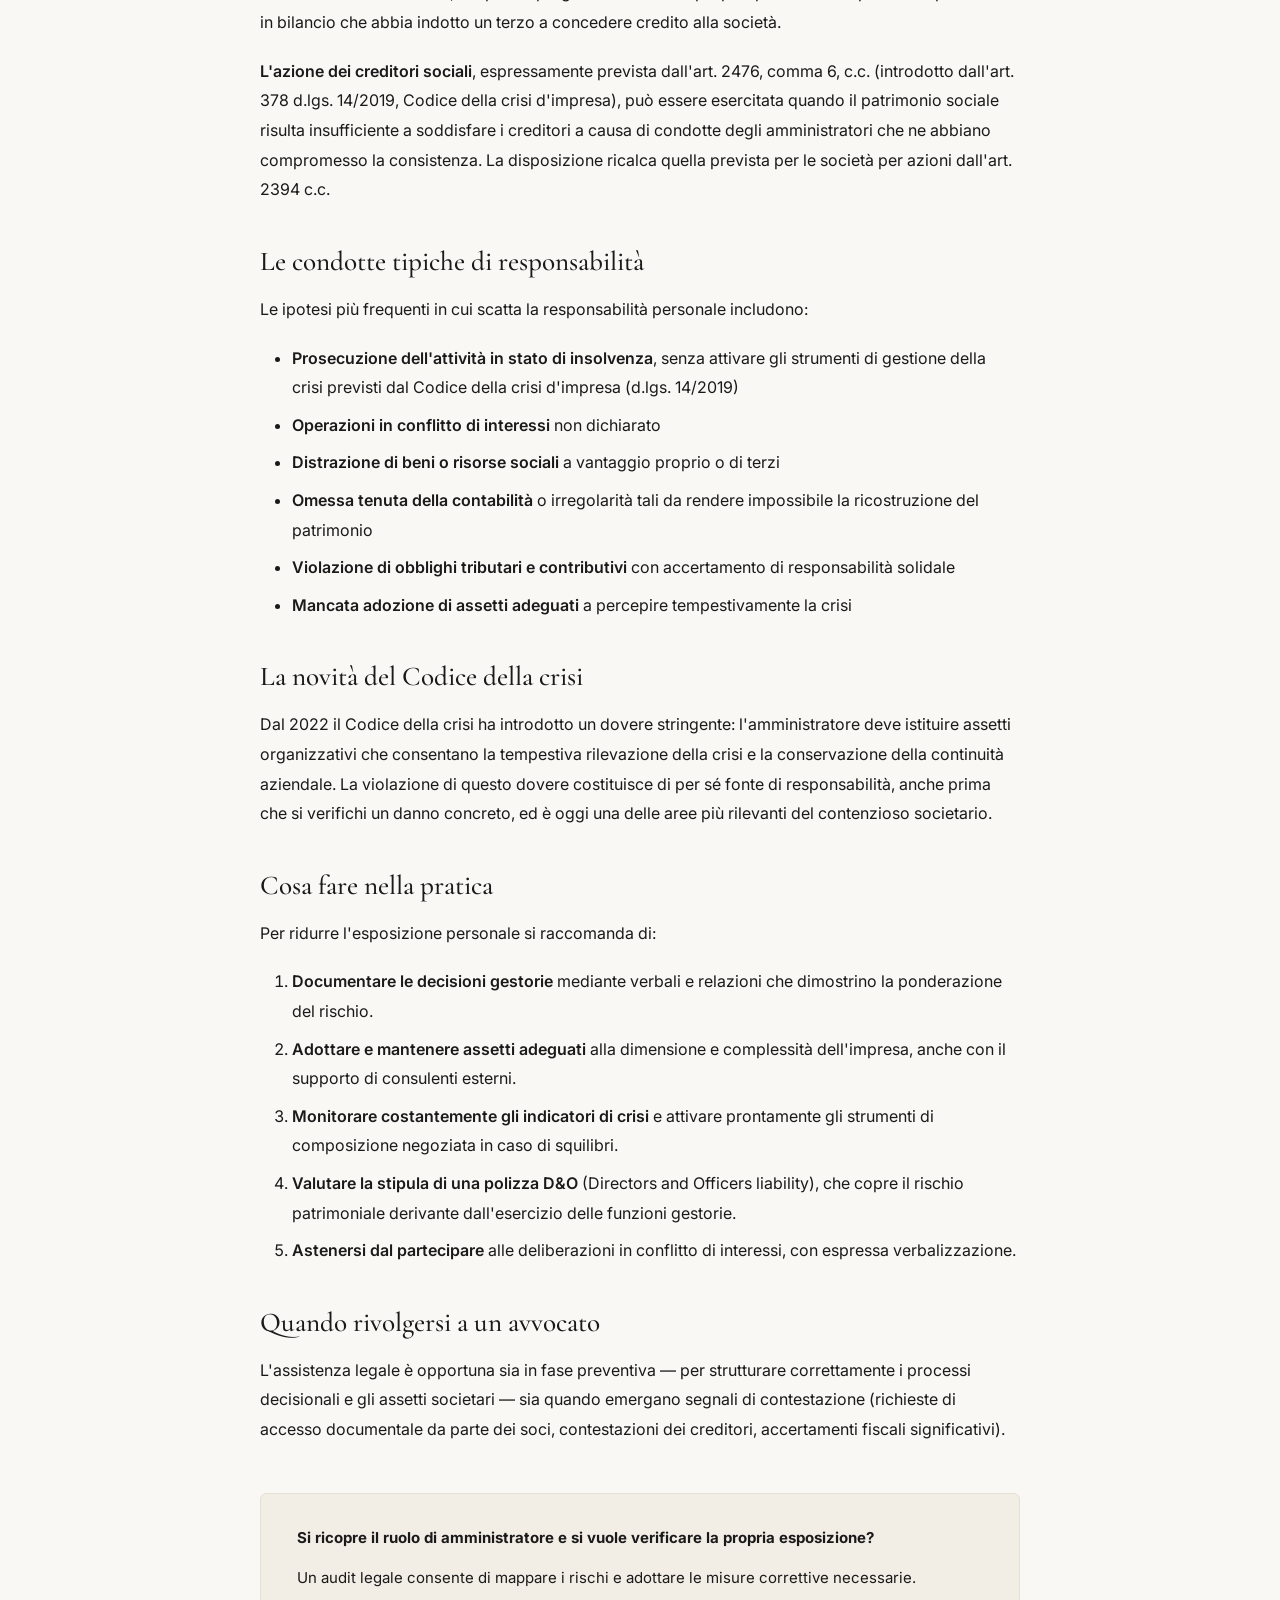
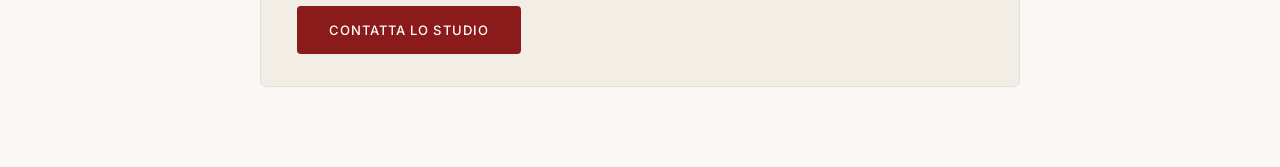
<file: pillole/amministratore-srl-responsabilita-personale.html>
<!DOCTYPE html>
<html lang="it">
<head>
<meta charset="UTF-8">
<meta name="viewport" content="width=device-width, initial-scale=1.0">
<title>Amministratore di srl: di cosa risponde personalmente? | Law Pills - Studio Legale Callari</title>
<meta name="description" content="Responsabilità personale dell'amministratore di srl: doveri, azioni di responsabilità, condotte tipiche, strumenti di tutela. Guida dell'Avv. Callari.">
<meta name="author" content="Studio Legale Callari">
<meta name="keywords" content="amministratore srl, responsabilità personale, art. 2476 cc, mala gestio, azione sociale, codice della crisi">

<meta property="og:title" content="Amministratore di srl: di cosa risponde personalmente?">
<meta property="og:description" content="Responsabilità personale dell'amministratore di srl: doveri, azioni di responsabilità, condotte tipiche, strumenti di tutela. Guida dell'Avv. Callari.">
<meta property="og:type" content="article">
<meta property="og:url" content="https://avvocatocallari.it/pillole/amministratore-srl-responsabilita-personale.html">
<meta property="og:locale" content="it_IT">

<link rel="canonical" href="https://avvocatocallari.it/pillole/amministratore-srl-responsabilita-personale.html">

<script type="application/ld+json">
{
  "@context": "https://schema.org",
  "@type": "Article",
  "headline": "Amministratore di srl: di cosa risponde personalmente?",
  "description": "Responsabilità personale dell'amministratore di srl: doveri, azioni di responsabilità, condotte tipiche, strumenti di tutela. Guida dell'Avv. Callari.",
  "author": {
    "@type": "Person",
    "name": "Avv. Callari",
    "url": "https://avvocatocallari.it/"
  },
  "publisher": {
    "@type": "LegalService",
    "name": "Studio Legale Callari",
    "url": "https://avvocatocallari.it/",
    "logo": {
      "@type": "ImageObject",
      "url": "https://avvocatocallari.it/logo-callari-lawfirm.png"
    }
  },
  "mainEntityOfPage": {
    "@type": "WebPage",
    "@id": "https://avvocatocallari.it/pillole/amministratore-srl-responsabilita-personale.html"
  },
  "articleSection": "Diritto d'impresa",
  "inLanguage": "it-IT"
}
</script>

<link rel="preconnect" href="https://fonts.googleapis.com">
<link rel="preconnect" href="https://fonts.gstatic.com" crossorigin>
<link href="https://fonts.googleapis.com/css2?family=Cormorant+Garamond:wght@400;500;600&family=Inter:wght@300;400;500;600&display=swap" rel="stylesheet">
<link rel="stylesheet" href="../law-pills.css">
</head>

<body>

<section class="law-pills-section">
  <div class="law-pills-container law-pills-container--narrow">

    <nav class="lp-breadcrumb" aria-label="Percorso di navigazione">
      <a href="../index.html" class="lp-breadcrumb-home">Home</a>
      <span class="lp-breadcrumb-sep">/</span>
      <a href="../law-pills.html">Law Pills</a>
      <span class="lp-breadcrumb-sep">/</span>
      <span class="lp-breadcrumb-current">Amministratore di srl</span>
    </nav>

    <div class="lp-article-meta">
      <span class="lp-tag" data-cat="impresa">Diritto d'impresa</span>
      <span>Articolo</span>
      <span>4 min di lettura</span>
    </div>

    <h1 class="lp-article-title">Amministratore di srl: di cosa risponde personalmente?</h1>

    <div class="lp-article-summary">
      <strong>In sintesi</strong>
      L'amministratore di srl risponde personalmente quando viola i doveri imposti dalla legge o dallo statuto, quando arreca danno alla società per mala gestio, e quando — in caso di insolvenza — non agisce tempestivamente a tutela dei creditori. Il velo societario non protegge dalle condotte negligenti o sleali.
    </div>

    <article class="lp-article-body">
      <h2>Il problema</h2>
      <p>Una convinzione diffusa tra gli imprenditori è che la forma giuridica della società a responsabilità limitata protegga l'amministratore da ogni conseguenza patrimoniale personale. Questa percezione è errata e pericolosa. Il principio della responsabilità limitata opera sul piano della separazione tra patrimonio sociale e patrimonio dei soci, ma <strong>non scherma l'amministratore</strong> quando questi viola i propri doveri. Le azioni di responsabilità contro gli amministratori sono uno strumento sempre più utilizzato, sia in via diretta dalla società o dai soci, sia da curatori fallimentari nei casi di insolvenza.</p>

      <h2>I doveri dell'amministratore</h2>
      <p>L'articolo 2476 c.c. ancora la responsabilità degli amministratori di srl all'inadempimento dei doveri imposti dalla legge e dallo statuto. La norma evoca lo standard della <strong>"diligenza professionale richiesta dalla natura dell'incarico"</strong> — un parametro più rigoroso della normale diligenza del buon padre di famiglia.</p>
      <p>I doveri principali includono:</p>
      <ul>
        <li><strong>Gestione conservativa del patrimonio sociale</strong>, con valutazione adeguata dei rischi</li>
        <li><strong>Tenuta delle scritture contabili</strong> in modo regolare e veritiero</li>
        <li><strong>Rispetto degli obblighi fiscali, previdenziali e di pubblicità legale</strong></li>
        <li><strong>Convocazione tempestiva dell'assemblea</strong> nei casi previsti dalla legge</li>
        <li><strong>Adempimento degli obblighi di trasparenza</strong> verso soci e terzi</li>
        <li><strong>Adozione di assetti organizzativi, amministrativi e contabili adeguati</strong>, ai sensi dell'art. 2086 c.c. come modificato dal Codice della crisi d'impresa</li>
      </ul>

      <h2>Le tre tipologie di azione</h2>
      <p>La responsabilità dell'amministratore si articola in tre diverse azioni.</p>
      <p><strong>L'azione sociale</strong> è esercitata dalla società per il danno arrecato al patrimonio sociale. L'articolo 2476 c.c. attribuisce a ciascun socio il potere di promuoverla, anche da solo, indipendentemente dalla quota posseduta. La sentenza di accoglimento ha effetto verso la società, che ottiene il risarcimento.</p>
      <p><strong>L'azione individuale del socio o del terzo</strong> spetta a chi sia stato direttamente danneggiato — non per il riflesso del danno sociale, ma per un pregiudizio diretto al proprio patrimonio. Tipico esempio: il falso in bilancio che abbia indotto un terzo a concedere credito alla società.</p>
      <p><strong>L'azione dei creditori sociali</strong>, espressamente prevista dall'art. 2476, comma 6, c.c. (introdotto dall'art. 378 d.lgs. 14/2019, Codice della crisi d'impresa), può essere esercitata quando il patrimonio sociale risulta insufficiente a soddisfare i creditori a causa di condotte degli amministratori che ne abbiano compromesso la consistenza. La disposizione ricalca quella prevista per le società per azioni dall'art. 2394 c.c.</p>

      <h2>Le condotte tipiche di responsabilità</h2>
      <p>Le ipotesi più frequenti in cui scatta la responsabilità personale includono:</p>
      <ul>
        <li><strong>Prosecuzione dell'attività in stato di insolvenza</strong>, senza attivare gli strumenti di gestione della crisi previsti dal Codice della crisi d'impresa (d.lgs. 14/2019)</li>
        <li><strong>Operazioni in conflitto di interessi</strong> non dichiarato</li>
        <li><strong>Distrazione di beni o risorse sociali</strong> a vantaggio proprio o di terzi</li>
        <li><strong>Omessa tenuta della contabilità</strong> o irregolarità tali da rendere impossibile la ricostruzione del patrimonio</li>
        <li><strong>Violazione di obblighi tributari e contributivi</strong> con accertamento di responsabilità solidale</li>
        <li><strong>Mancata adozione di assetti adeguati</strong> a percepire tempestivamente la crisi</li>
      </ul>

      <h2>La novità del Codice della crisi</h2>
      <p>Dal 2022 il Codice della crisi ha introdotto un dovere stringente: l'amministratore deve istituire assetti organizzativi che consentano la tempestiva rilevazione della crisi e la conservazione della continuità aziendale. La violazione di questo dovere costituisce di per sé fonte di responsabilità, anche prima che si verifichi un danno concreto, ed è oggi una delle aree più rilevanti del contenzioso societario.</p>

      <h2>Cosa fare nella pratica</h2>
      <p>Per ridurre l'esposizione personale si raccomanda di:</p>
      <ol>
        <li><strong>Documentare le decisioni gestorie</strong> mediante verbali e relazioni che dimostrino la ponderazione del rischio.</li>
        <li><strong>Adottare e mantenere assetti adeguati</strong> alla dimensione e complessità dell'impresa, anche con il supporto di consulenti esterni.</li>
        <li><strong>Monitorare costantemente gli indicatori di crisi</strong> e attivare prontamente gli strumenti di composizione negoziata in caso di squilibri.</li>
        <li><strong>Valutare la stipula di una polizza D&amp;O</strong> (Directors and Officers liability), che copre il rischio patrimoniale derivante dall'esercizio delle funzioni gestorie.</li>
        <li><strong>Astenersi dal partecipare</strong> alle deliberazioni in conflitto di interessi, con espressa verbalizzazione.</li>
      </ol>

      <h2>Quando rivolgersi a un avvocato</h2>
      <p>L'assistenza legale è opportuna sia in fase preventiva — per strutturare correttamente i processi decisionali e gli assetti societari — sia quando emergano segnali di contestazione (richieste di accesso documentale da parte dei soci, contestazioni dei creditori, accertamenti fiscali significativi).</p>
    </article>

    <div class="lp-article-cta">
      <p><strong>Si ricopre il ruolo di amministratore e si vuole verificare la propria esposizione?</strong></p>
      <p>Un audit legale consente di mappare i rischi e adottare le misure correttive necessarie.</p>
      <a href="../index.html#contatti" class="lp-cta-button">Contatta lo studio</a>
    </div>

  </div>
</section>

</body>
</html>
</file>
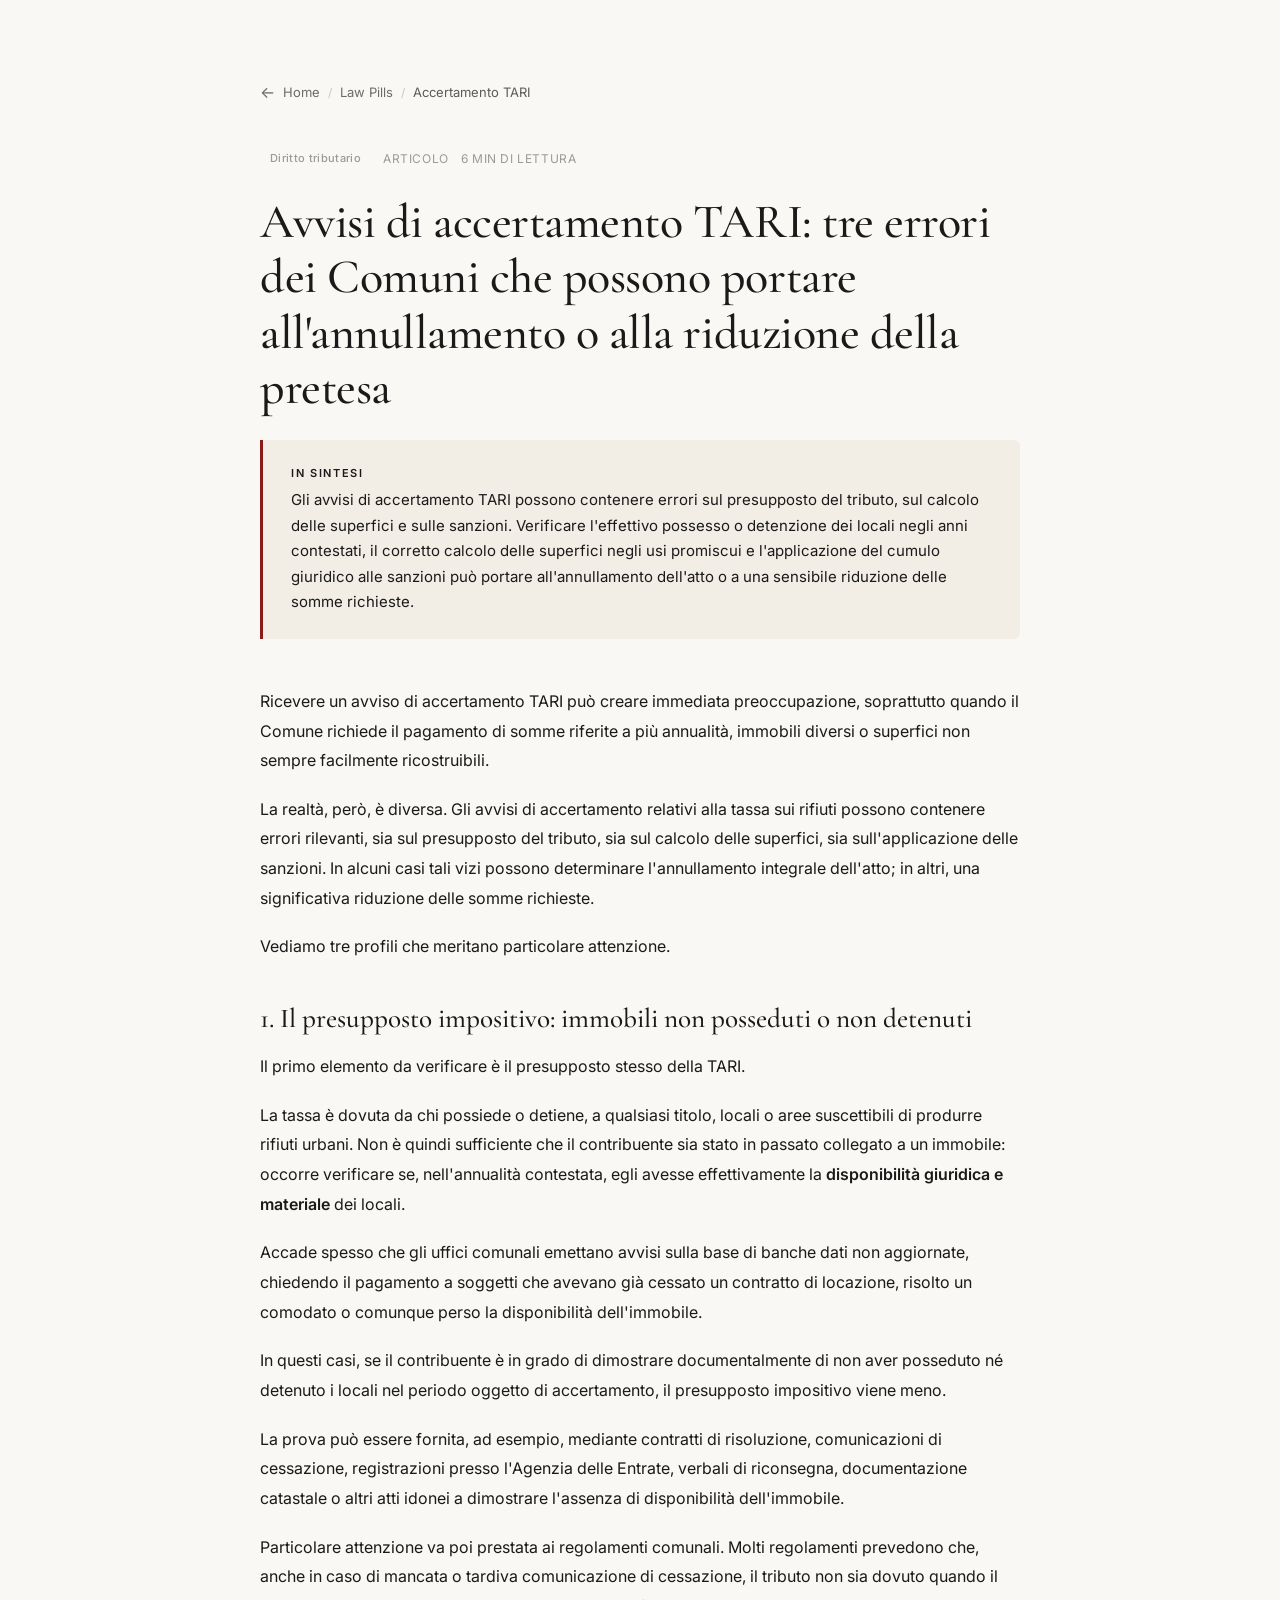
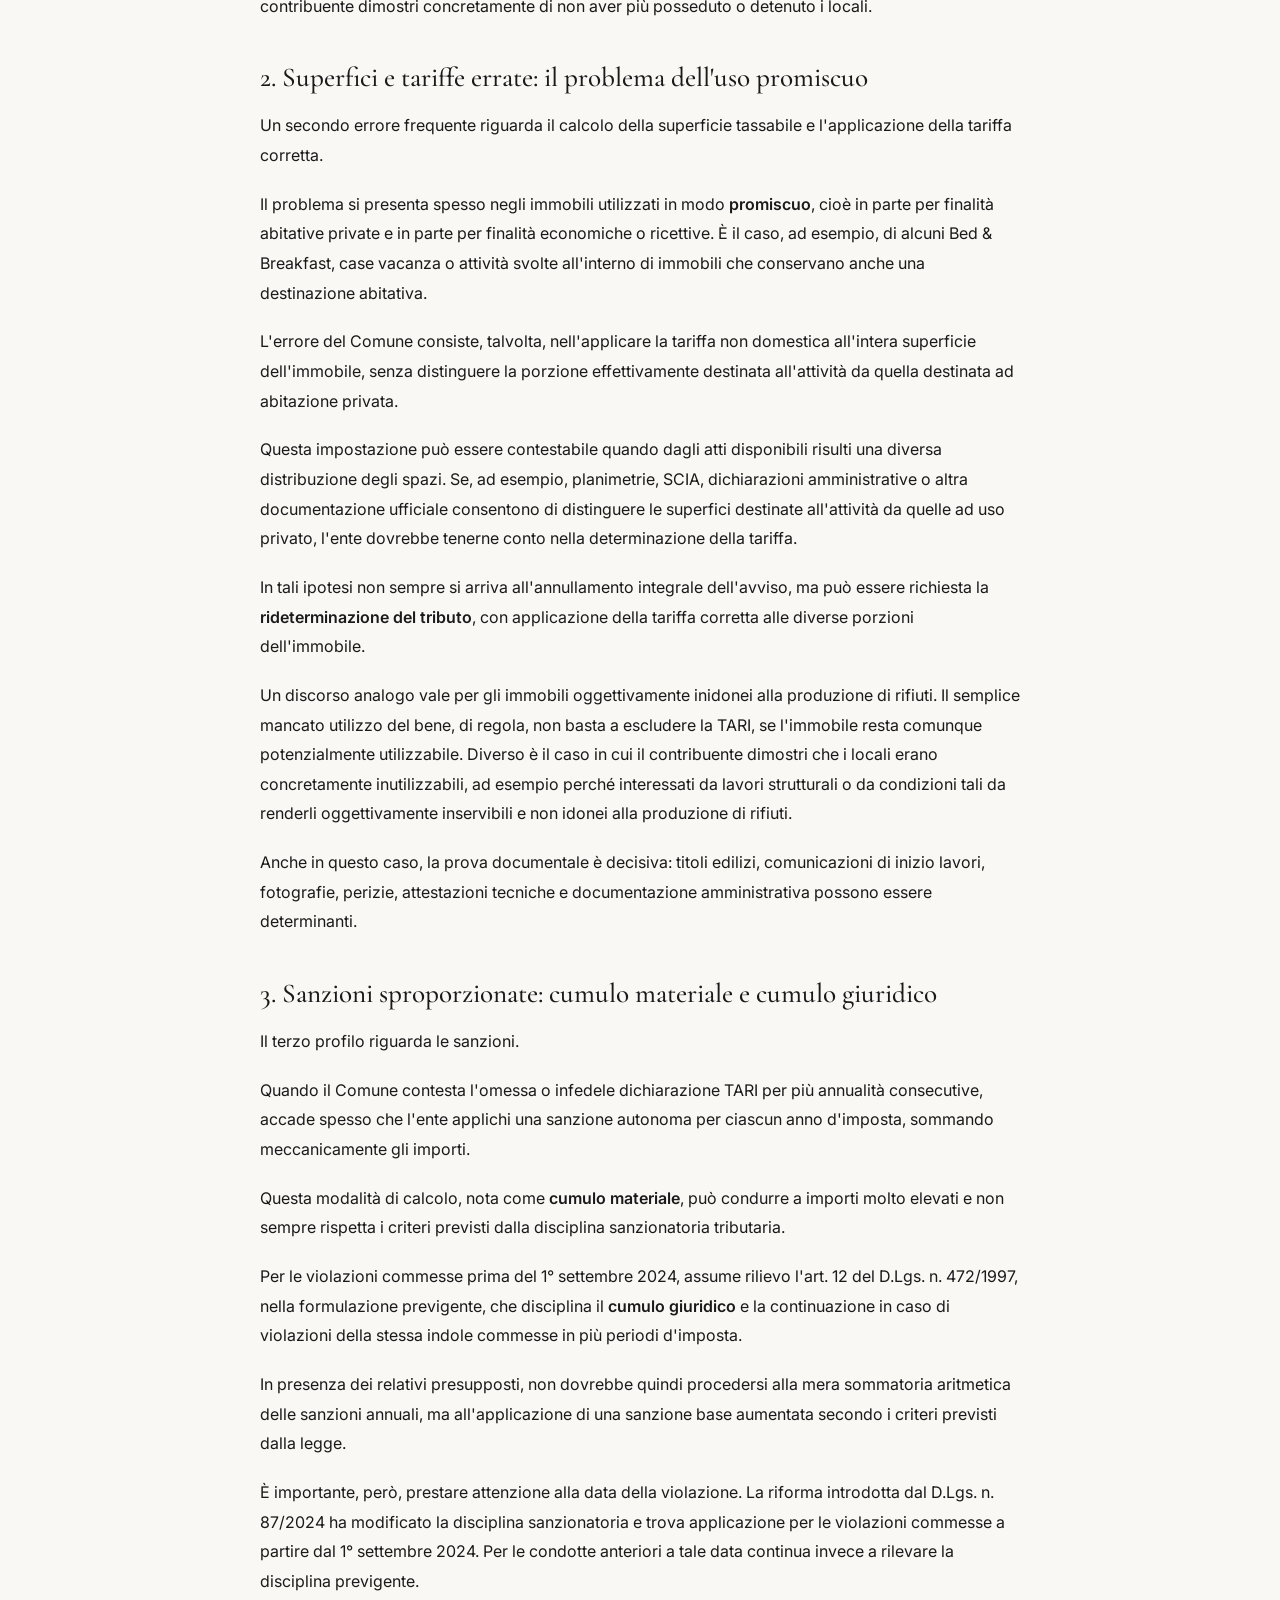
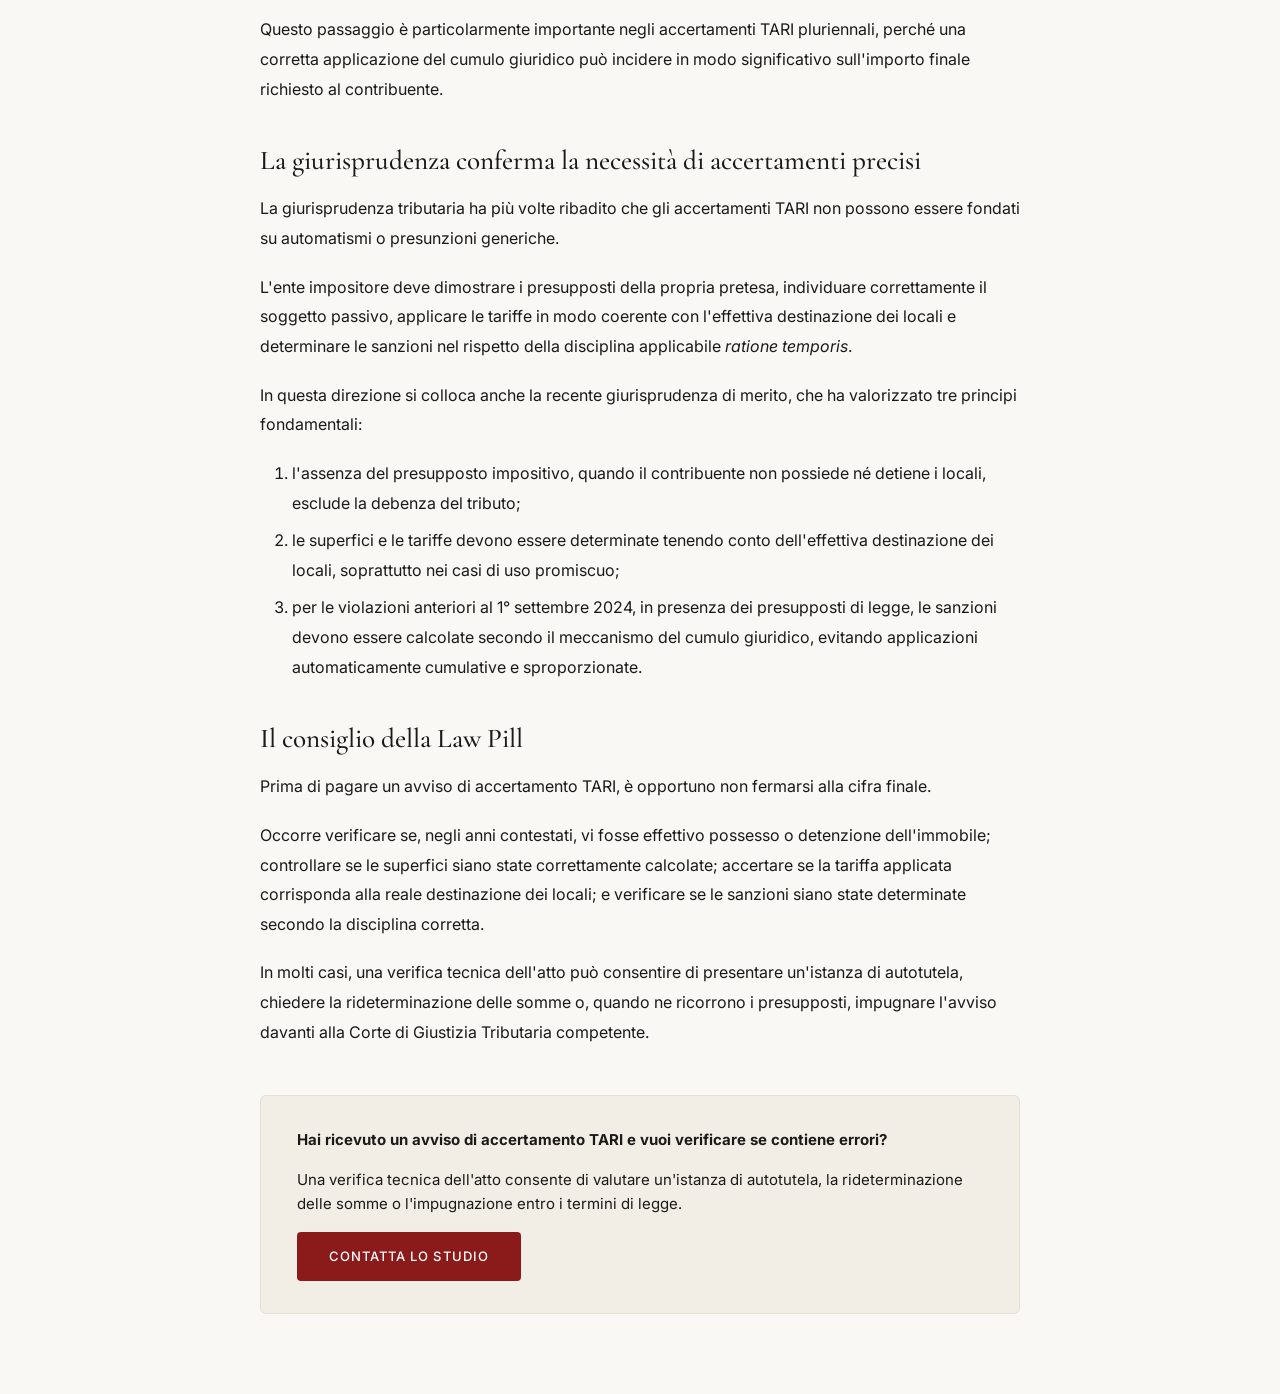
<file: pillole/avviso-accertamento-tari-errori-comuni.html>
<!DOCTYPE html>
<html lang="it">
<head>
<meta charset="UTF-8">
<meta name="viewport" content="width=device-width, initial-scale=1.0">
<title>Avvisi di accertamento TARI: tre errori dei Comuni | Law Pills - Studio Legale Callari</title>
<meta name="description" content="Accertamento TARI: tre errori frequenti dei Comuni su presupposto, superfici e sanzioni che possono portare all'annullamento o alla riduzione della pretesa. Guida dell'Avv. Callari.">
<meta name="author" content="Studio Legale Callari">
<meta name="keywords" content="TARI, avviso di accertamento, tassa rifiuti, uso promiscuo, cumulo giuridico, art. 12 D.Lgs. 472/1997, D.Lgs. 87/2024, autotutela, Corte di Giustizia Tributaria">

<meta property="og:title" content="Avvisi di accertamento TARI: tre errori dei Comuni che possono portare all'annullamento o alla riduzione della pretesa">
<meta property="og:description" content="Accertamento TARI: tre errori frequenti dei Comuni su presupposto, superfici e sanzioni che possono portare all'annullamento o alla riduzione della pretesa. Guida dell'Avv. Callari.">
<meta property="og:type" content="article">
<meta property="og:url" content="https://avvocatocallari.it/pillole/avviso-accertamento-tari-errori-comuni.html">
<meta property="og:locale" content="it_IT">

<link rel="canonical" href="https://avvocatocallari.it/pillole/avviso-accertamento-tari-errori-comuni.html">

<script type="application/ld+json">
{
  "@context": "https://schema.org",
  "@type": "Article",
  "headline": "Avvisi di accertamento TARI: tre errori dei Comuni che possono portare all'annullamento o alla riduzione della pretesa",
  "description": "Accertamento TARI: tre errori frequenti dei Comuni su presupposto, superfici e sanzioni che possono portare all'annullamento o alla riduzione della pretesa. Guida dell'Avv. Callari.",
  "author": {
    "@type": "Person",
    "name": "Avv. Callari",
    "url": "https://avvocatocallari.it/"
  },
  "publisher": {
    "@type": "LegalService",
    "name": "Studio Legale Callari",
    "url": "https://avvocatocallari.it/",
    "logo": {
      "@type": "ImageObject",
      "url": "https://avvocatocallari.it/logo-callari-lawfirm.png"
    }
  },
  "mainEntityOfPage": {
    "@type": "WebPage",
    "@id": "https://avvocatocallari.it/pillole/avviso-accertamento-tari-errori-comuni.html"
  },
  "articleSection": "Diritto tributario",
  "inLanguage": "it-IT"
}
</script>

<link rel="preconnect" href="https://fonts.googleapis.com">
<link rel="preconnect" href="https://fonts.gstatic.com" crossorigin>
<link href="https://fonts.googleapis.com/css2?family=Cormorant+Garamond:wght@400;500;600&family=Inter:wght@300;400;500;600&display=swap" rel="stylesheet">
<link rel="stylesheet" href="../law-pills.css">
</head>

<body>

<section class="law-pills-section">
  <div class="law-pills-container law-pills-container--narrow">

    <nav class="lp-breadcrumb" aria-label="Percorso di navigazione">
      <a href="../index.html" class="lp-breadcrumb-home">Home</a>
      <span class="lp-breadcrumb-sep">/</span>
      <a href="../law-pills.html">Law Pills</a>
      <span class="lp-breadcrumb-sep">/</span>
      <span class="lp-breadcrumb-current">Accertamento TARI</span>
    </nav>

    <div class="lp-article-meta">
      <span class="lp-tag" data-cat="tributario">Diritto tributario</span>
      <span>Articolo</span>
      <span>6 min di lettura</span>
    </div>

    <h1 class="lp-article-title">Avvisi di accertamento TARI: tre errori dei Comuni che possono portare all'annullamento o alla riduzione della pretesa</h1>

    <div class="lp-article-summary">
      <strong>In sintesi</strong>
      Gli avvisi di accertamento TARI possono contenere errori sul presupposto del tributo, sul calcolo delle superfici e sulle sanzioni. Verificare l'effettivo possesso o detenzione dei locali negli anni contestati, il corretto calcolo delle superfici negli usi promiscui e l'applicazione del cumulo giuridico alle sanzioni può portare all'annullamento dell'atto o a una sensibile riduzione delle somme richieste.
    </div>

    <article class="lp-article-body">
      <p>Ricevere un avviso di accertamento TARI può creare immediata preoccupazione, soprattutto quando il Comune richiede il pagamento di somme riferite a più annualità, immobili diversi o superfici non sempre facilmente ricostruibili.</p>
      <p>La realtà, però, è diversa. Gli avvisi di accertamento relativi alla tassa sui rifiuti possono contenere errori rilevanti, sia sul presupposto del tributo, sia sul calcolo delle superfici, sia sull'applicazione delle sanzioni. In alcuni casi tali vizi possono determinare l'annullamento integrale dell'atto; in altri, una significativa riduzione delle somme richieste.</p>
      <p>Vediamo tre profili che meritano particolare attenzione.</p>

      <h2>1. Il presupposto impositivo: immobili non posseduti o non detenuti</h2>
      <p>Il primo elemento da verificare è il presupposto stesso della TARI.</p>
      <p>La tassa è dovuta da chi possiede o detiene, a qualsiasi titolo, locali o aree suscettibili di produrre rifiuti urbani. Non è quindi sufficiente che il contribuente sia stato in passato collegato a un immobile: occorre verificare se, nell'annualità contestata, egli avesse effettivamente la <strong>disponibilità giuridica e materiale</strong> dei locali.</p>
      <p>Accade spesso che gli uffici comunali emettano avvisi sulla base di banche dati non aggiornate, chiedendo il pagamento a soggetti che avevano già cessato un contratto di locazione, risolto un comodato o comunque perso la disponibilità dell'immobile.</p>
      <p>In questi casi, se il contribuente è in grado di dimostrare documentalmente di non aver posseduto né detenuto i locali nel periodo oggetto di accertamento, il presupposto impositivo viene meno.</p>
      <p>La prova può essere fornita, ad esempio, mediante contratti di risoluzione, comunicazioni di cessazione, registrazioni presso l'Agenzia delle Entrate, verbali di riconsegna, documentazione catastale o altri atti idonei a dimostrare l'assenza di disponibilità dell'immobile.</p>
      <p>Particolare attenzione va poi prestata ai regolamenti comunali. Molti regolamenti prevedono che, anche in caso di mancata o tardiva comunicazione di cessazione, il tributo non sia dovuto quando il contribuente dimostri concretamente di non aver più posseduto o detenuto i locali.</p>

      <h2>2. Superfici e tariffe errate: il problema dell'uso promiscuo</h2>
      <p>Un secondo errore frequente riguarda il calcolo della superficie tassabile e l'applicazione della tariffa corretta.</p>
      <p>Il problema si presenta spesso negli immobili utilizzati in modo <strong>promiscuo</strong>, cioè in parte per finalità abitative private e in parte per finalità economiche o ricettive. È il caso, ad esempio, di alcuni Bed &amp; Breakfast, case vacanza o attività svolte all'interno di immobili che conservano anche una destinazione abitativa.</p>
      <p>L'errore del Comune consiste, talvolta, nell'applicare la tariffa non domestica all'intera superficie dell'immobile, senza distinguere la porzione effettivamente destinata all'attività da quella destinata ad abitazione privata.</p>
      <p>Questa impostazione può essere contestabile quando dagli atti disponibili risulti una diversa distribuzione degli spazi. Se, ad esempio, planimetrie, SCIA, dichiarazioni amministrative o altra documentazione ufficiale consentono di distinguere le superfici destinate all'attività da quelle ad uso privato, l'ente dovrebbe tenerne conto nella determinazione della tariffa.</p>
      <p>In tali ipotesi non sempre si arriva all'annullamento integrale dell'avviso, ma può essere richiesta la <strong>rideterminazione del tributo</strong>, con applicazione della tariffa corretta alle diverse porzioni dell'immobile.</p>
      <p>Un discorso analogo vale per gli immobili oggettivamente inidonei alla produzione di rifiuti. Il semplice mancato utilizzo del bene, di regola, non basta a escludere la TARI, se l'immobile resta comunque potenzialmente utilizzabile. Diverso è il caso in cui il contribuente dimostri che i locali erano concretamente inutilizzabili, ad esempio perché interessati da lavori strutturali o da condizioni tali da renderli oggettivamente inservibili e non idonei alla produzione di rifiuti.</p>
      <p>Anche in questo caso, la prova documentale è decisiva: titoli edilizi, comunicazioni di inizio lavori, fotografie, perizie, attestazioni tecniche e documentazione amministrativa possono essere determinanti.</p>

      <h2>3. Sanzioni sproporzionate: cumulo materiale e cumulo giuridico</h2>
      <p>Il terzo profilo riguarda le sanzioni.</p>
      <p>Quando il Comune contesta l'omessa o infedele dichiarazione TARI per più annualità consecutive, accade spesso che l'ente applichi una sanzione autonoma per ciascun anno d'imposta, sommando meccanicamente gli importi.</p>
      <p>Questa modalità di calcolo, nota come <strong>cumulo materiale</strong>, può condurre a importi molto elevati e non sempre rispetta i criteri previsti dalla disciplina sanzionatoria tributaria.</p>
      <p>Per le violazioni commesse prima del 1&deg; settembre 2024, assume rilievo l'art. 12 del D.Lgs. n. 472/1997, nella formulazione previgente, che disciplina il <strong>cumulo giuridico</strong> e la continuazione in caso di violazioni della stessa indole commesse in più periodi d'imposta.</p>
      <p>In presenza dei relativi presupposti, non dovrebbe quindi procedersi alla mera sommatoria aritmetica delle sanzioni annuali, ma all'applicazione di una sanzione base aumentata secondo i criteri previsti dalla legge.</p>
      <p>È importante, però, prestare attenzione alla data della violazione. La riforma introdotta dal D.Lgs. n. 87/2024 ha modificato la disciplina sanzionatoria e trova applicazione per le violazioni commesse a partire dal 1&deg; settembre 2024. Per le condotte anteriori a tale data continua invece a rilevare la disciplina previgente.</p>
      <p>Questo passaggio è particolarmente importante negli accertamenti TARI pluriennali, perché una corretta applicazione del cumulo giuridico può incidere in modo significativo sull'importo finale richiesto al contribuente.</p>

      <h2>La giurisprudenza conferma la necessità di accertamenti precisi</h2>
      <p>La giurisprudenza tributaria ha più volte ribadito che gli accertamenti TARI non possono essere fondati su automatismi o presunzioni generiche.</p>
      <p>L'ente impositore deve dimostrare i presupposti della propria pretesa, individuare correttamente il soggetto passivo, applicare le tariffe in modo coerente con l'effettiva destinazione dei locali e determinare le sanzioni nel rispetto della disciplina applicabile <em>ratione temporis</em>.</p>
      <p>In questa direzione si colloca anche la recente giurisprudenza di merito, che ha valorizzato tre principi fondamentali:</p>
      <ol>
        <li>l'assenza del presupposto impositivo, quando il contribuente non possiede né detiene i locali, esclude la debenza del tributo;</li>
        <li>le superfici e le tariffe devono essere determinate tenendo conto dell'effettiva destinazione dei locali, soprattutto nei casi di uso promiscuo;</li>
        <li>per le violazioni anteriori al 1&deg; settembre 2024, in presenza dei presupposti di legge, le sanzioni devono essere calcolate secondo il meccanismo del cumulo giuridico, evitando applicazioni automaticamente cumulative e sproporzionate.</li>
      </ol>

      <h2>Il consiglio della Law Pill</h2>
      <p>Prima di pagare un avviso di accertamento TARI, è opportuno non fermarsi alla cifra finale.</p>
      <p>Occorre verificare se, negli anni contestati, vi fosse effettivo possesso o detenzione dell'immobile; controllare se le superfici siano state correttamente calcolate; accertare se la tariffa applicata corrisponda alla reale destinazione dei locali; e verificare se le sanzioni siano state determinate secondo la disciplina corretta.</p>
      <p>In molti casi, una verifica tecnica dell'atto può consentire di presentare un'istanza di autotutela, chiedere la rideterminazione delle somme o, quando ne ricorrono i presupposti, impugnare l'avviso davanti alla Corte di Giustizia Tributaria competente.</p>
    </article>

    <div class="lp-article-cta">
      <p><strong>Hai ricevuto un avviso di accertamento TARI e vuoi verificare se contiene errori?</strong></p>
      <p>Una verifica tecnica dell'atto consente di valutare un'istanza di autotutela, la rideterminazione delle somme o l'impugnazione entro i termini di legge.</p>
      <a href="../index.html#contatti" class="lp-cta-button">Contatta lo studio</a>
    </div>

  </div>
</section>

</body>
</html>
</file>
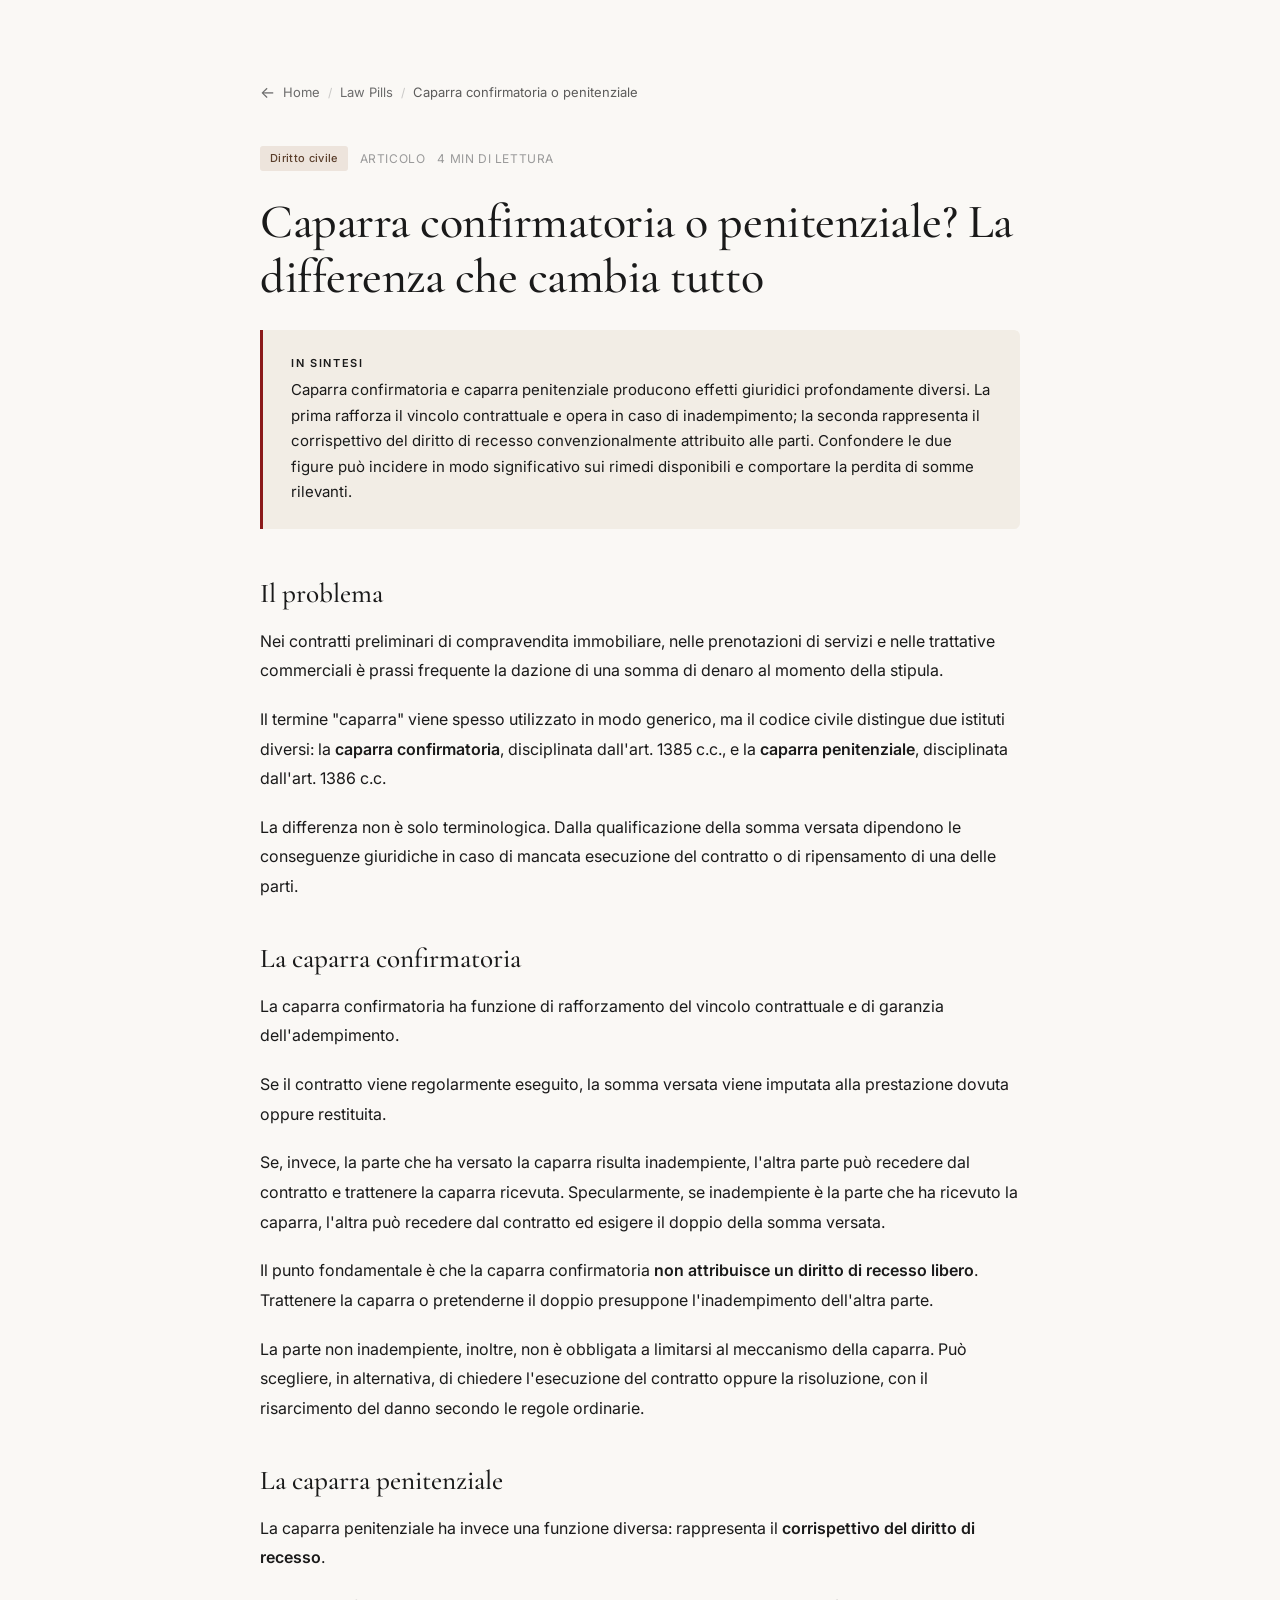
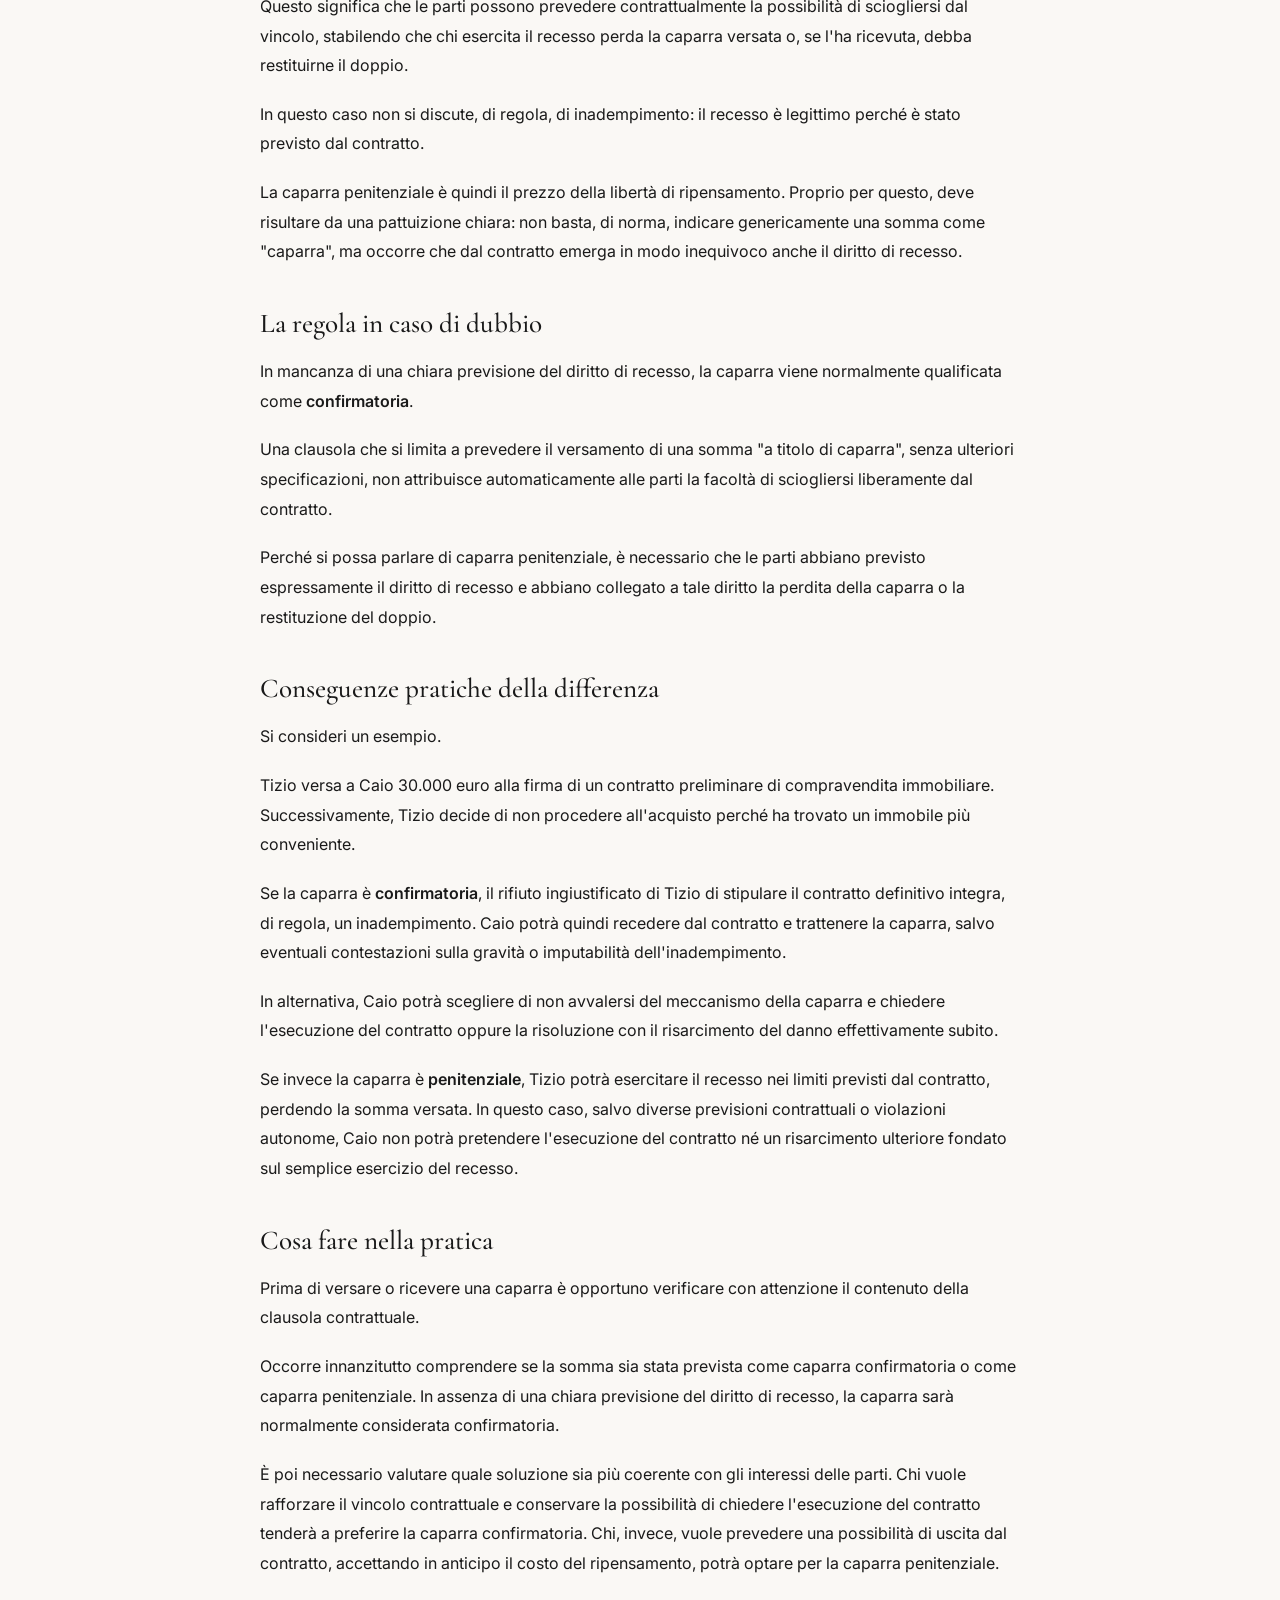
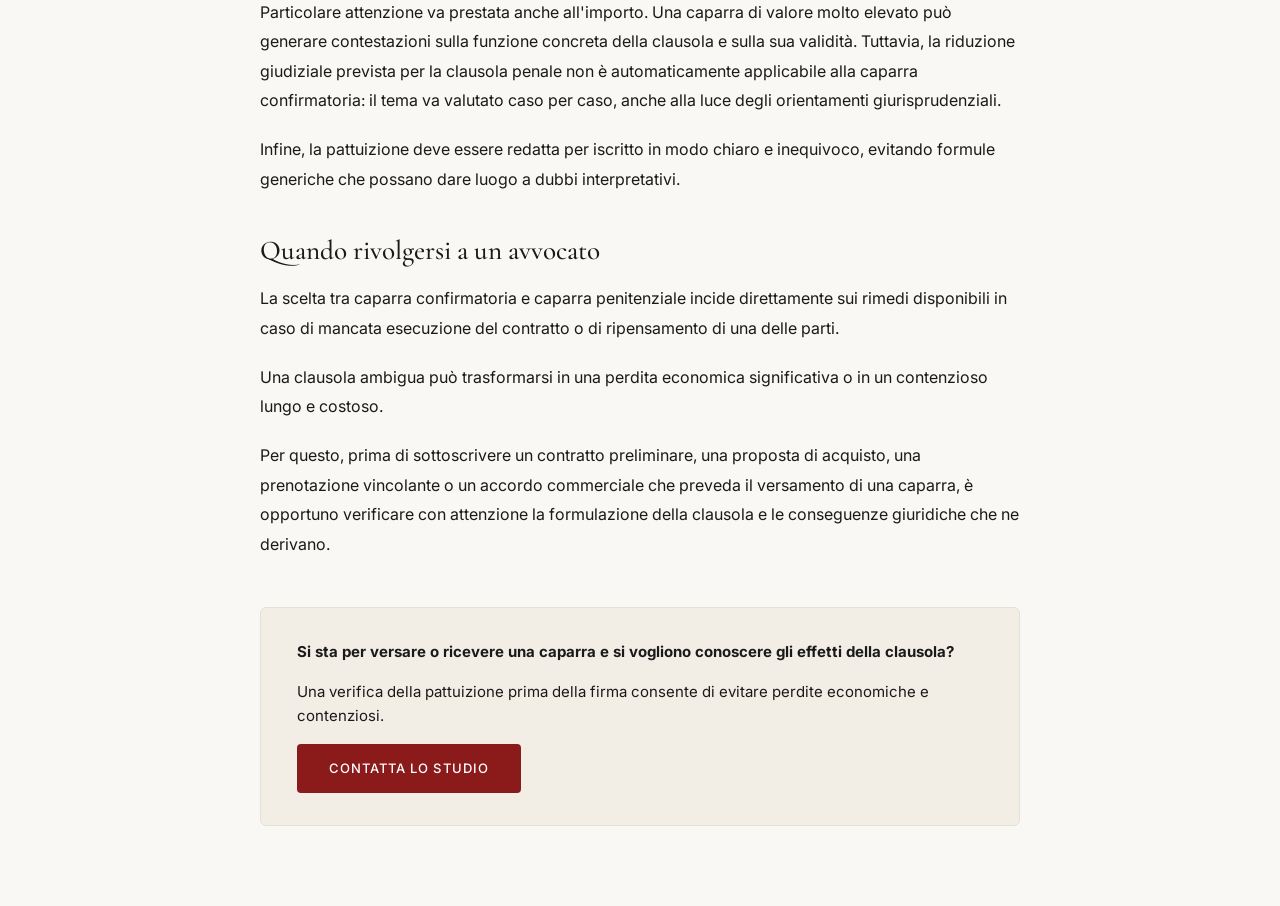
<file: pillole/caparra-confirmatoria-penitenziale.html>
<!DOCTYPE html>
<html lang="it">
<head>
<meta charset="UTF-8">
<meta name="viewport" content="width=device-width, initial-scale=1.0">
<title>Caparra confirmatoria o penitenziale? La differenza che cambia tutto | Law Pills - Studio Legale Callari</title>
<meta name="description" content="Caparra confirmatoria o penitenziale: differenze, effetti in caso di inadempimento o di recesso, regola in caso di dubbio e consigli pratici. Guida dell'Avv. Callari.">
<meta name="author" content="Studio Legale Callari">
<meta name="keywords" content="caparra confirmatoria, caparra penitenziale, art. 1385 cc, art. 1386 cc, diritto di recesso, contratto preliminare, inadempimento">

<meta property="og:title" content="Caparra confirmatoria o penitenziale? La differenza che cambia tutto">
<meta property="og:description" content="Caparra confirmatoria o penitenziale: differenze, effetti in caso di inadempimento o di recesso, regola in caso di dubbio e consigli pratici. Guida dell'Avv. Callari.">
<meta property="og:type" content="article">
<meta property="og:url" content="https://avvocatocallari.it/pillole/caparra-confirmatoria-penitenziale.html">
<meta property="og:locale" content="it_IT">

<link rel="canonical" href="https://avvocatocallari.it/pillole/caparra-confirmatoria-penitenziale.html">

<script type="application/ld+json">
{
  "@context": "https://schema.org",
  "@type": "Article",
  "headline": "Caparra confirmatoria o penitenziale? La differenza che cambia tutto",
  "description": "Caparra confirmatoria o penitenziale: differenze, effetti in caso di inadempimento o di recesso, regola in caso di dubbio e consigli pratici. Guida dell'Avv. Callari.",
  "author": {
    "@type": "Person",
    "name": "Avv. Callari",
    "url": "https://avvocatocallari.it/"
  },
  "publisher": {
    "@type": "LegalService",
    "name": "Studio Legale Callari",
    "url": "https://avvocatocallari.it/",
    "logo": {
      "@type": "ImageObject",
      "url": "https://avvocatocallari.it/logo-callari-lawfirm.png"
    }
  },
  "mainEntityOfPage": {
    "@type": "WebPage",
    "@id": "https://avvocatocallari.it/pillole/caparra-confirmatoria-penitenziale.html"
  },
  "articleSection": "Diritto civile",
  "inLanguage": "it-IT"
}
</script>

<link rel="preconnect" href="https://fonts.googleapis.com">
<link rel="preconnect" href="https://fonts.gstatic.com" crossorigin>
<link href="https://fonts.googleapis.com/css2?family=Cormorant+Garamond:wght@400;500;600&family=Inter:wght@300;400;500;600&display=swap" rel="stylesheet">
<link rel="stylesheet" href="../law-pills.css">
</head>

<body>

<section class="law-pills-section">
  <div class="law-pills-container law-pills-container--narrow">

    <nav class="lp-breadcrumb" aria-label="Percorso di navigazione">
      <a href="../index.html" class="lp-breadcrumb-home">Home</a>
      <span class="lp-breadcrumb-sep">/</span>
      <a href="../law-pills.html">Law Pills</a>
      <span class="lp-breadcrumb-sep">/</span>
      <span class="lp-breadcrumb-current">Caparra confirmatoria o penitenziale</span>
    </nav>

    <div class="lp-article-meta">
      <span class="lp-tag" data-cat="civile">Diritto civile</span>
      <span>Articolo</span>
      <span>4 min di lettura</span>
    </div>

    <h1 class="lp-article-title">Caparra confirmatoria o penitenziale? La differenza che cambia tutto</h1>

    <div class="lp-article-summary">
      <strong>In sintesi</strong>
      Caparra confirmatoria e caparra penitenziale producono effetti giuridici profondamente diversi. La prima rafforza il vincolo contrattuale e opera in caso di inadempimento; la seconda rappresenta il corrispettivo del diritto di recesso convenzionalmente attribuito alle parti. Confondere le due figure può incidere in modo significativo sui rimedi disponibili e comportare la perdita di somme rilevanti.
    </div>

    <article class="lp-article-body">
      <h2>Il problema</h2>
      <p>Nei contratti preliminari di compravendita immobiliare, nelle prenotazioni di servizi e nelle trattative commerciali è prassi frequente la dazione di una somma di denaro al momento della stipula.</p>
      <p>Il termine "caparra" viene spesso utilizzato in modo generico, ma il codice civile distingue due istituti diversi: la <strong>caparra confirmatoria</strong>, disciplinata dall'art. 1385 c.c., e la <strong>caparra penitenziale</strong>, disciplinata dall'art. 1386 c.c.</p>
      <p>La differenza non è solo terminologica. Dalla qualificazione della somma versata dipendono le conseguenze giuridiche in caso di mancata esecuzione del contratto o di ripensamento di una delle parti.</p>

      <h2>La caparra confirmatoria</h2>
      <p>La caparra confirmatoria ha funzione di rafforzamento del vincolo contrattuale e di garanzia dell'adempimento.</p>
      <p>Se il contratto viene regolarmente eseguito, la somma versata viene imputata alla prestazione dovuta oppure restituita.</p>
      <p>Se, invece, la parte che ha versato la caparra risulta inadempiente, l'altra parte può recedere dal contratto e trattenere la caparra ricevuta. Specularmente, se inadempiente è la parte che ha ricevuto la caparra, l'altra può recedere dal contratto ed esigere il doppio della somma versata.</p>
      <p>Il punto fondamentale è che la caparra confirmatoria <strong>non attribuisce un diritto di recesso libero</strong>. Trattenere la caparra o pretenderne il doppio presuppone l'inadempimento dell'altra parte.</p>
      <p>La parte non inadempiente, inoltre, non è obbligata a limitarsi al meccanismo della caparra. Può scegliere, in alternativa, di chiedere l'esecuzione del contratto oppure la risoluzione, con il risarcimento del danno secondo le regole ordinarie.</p>

      <h2>La caparra penitenziale</h2>
      <p>La caparra penitenziale ha invece una funzione diversa: rappresenta il <strong>corrispettivo del diritto di recesso</strong>.</p>
      <p>Questo significa che le parti possono prevedere contrattualmente la possibilità di sciogliersi dal vincolo, stabilendo che chi esercita il recesso perda la caparra versata o, se l'ha ricevuta, debba restituirne il doppio.</p>
      <p>In questo caso non si discute, di regola, di inadempimento: il recesso è legittimo perché è stato previsto dal contratto.</p>
      <p>La caparra penitenziale è quindi il prezzo della libertà di ripensamento. Proprio per questo, deve risultare da una pattuizione chiara: non basta, di norma, indicare genericamente una somma come "caparra", ma occorre che dal contratto emerga in modo inequivoco anche il diritto di recesso.</p>

      <h2>La regola in caso di dubbio</h2>
      <p>In mancanza di una chiara previsione del diritto di recesso, la caparra viene normalmente qualificata come <strong>confirmatoria</strong>.</p>
      <p>Una clausola che si limita a prevedere il versamento di una somma "a titolo di caparra", senza ulteriori specificazioni, non attribuisce automaticamente alle parti la facoltà di sciogliersi liberamente dal contratto.</p>
      <p>Perché si possa parlare di caparra penitenziale, è necessario che le parti abbiano previsto espressamente il diritto di recesso e abbiano collegato a tale diritto la perdita della caparra o la restituzione del doppio.</p>

      <h2>Conseguenze pratiche della differenza</h2>
      <p>Si consideri un esempio.</p>
      <p>Tizio versa a Caio 30.000 euro alla firma di un contratto preliminare di compravendita immobiliare. Successivamente, Tizio decide di non procedere all'acquisto perché ha trovato un immobile più conveniente.</p>
      <p>Se la caparra è <strong>confirmatoria</strong>, il rifiuto ingiustificato di Tizio di stipulare il contratto definitivo integra, di regola, un inadempimento. Caio potrà quindi recedere dal contratto e trattenere la caparra, salvo eventuali contestazioni sulla gravità o imputabilità dell'inadempimento.</p>
      <p>In alternativa, Caio potrà scegliere di non avvalersi del meccanismo della caparra e chiedere l'esecuzione del contratto oppure la risoluzione con il risarcimento del danno effettivamente subito.</p>
      <p>Se invece la caparra è <strong>penitenziale</strong>, Tizio potrà esercitare il recesso nei limiti previsti dal contratto, perdendo la somma versata. In questo caso, salvo diverse previsioni contrattuali o violazioni autonome, Caio non potrà pretendere l'esecuzione del contratto né un risarcimento ulteriore fondato sul semplice esercizio del recesso.</p>

      <h2>Cosa fare nella pratica</h2>
      <p>Prima di versare o ricevere una caparra è opportuno verificare con attenzione il contenuto della clausola contrattuale.</p>
      <p>Occorre innanzitutto comprendere se la somma sia stata prevista come caparra confirmatoria o come caparra penitenziale. In assenza di una chiara previsione del diritto di recesso, la caparra sarà normalmente considerata confirmatoria.</p>
      <p>È poi necessario valutare quale soluzione sia più coerente con gli interessi delle parti. Chi vuole rafforzare il vincolo contrattuale e conservare la possibilità di chiedere l'esecuzione del contratto tenderà a preferire la caparra confirmatoria. Chi, invece, vuole prevedere una possibilità di uscita dal contratto, accettando in anticipo il costo del ripensamento, potrà optare per la caparra penitenziale.</p>
      <p>Particolare attenzione va prestata anche all'importo. Una caparra di valore molto elevato può generare contestazioni sulla funzione concreta della clausola e sulla sua validità. Tuttavia, la riduzione giudiziale prevista per la clausola penale non è automaticamente applicabile alla caparra confirmatoria: il tema va valutato caso per caso, anche alla luce degli orientamenti giurisprudenziali.</p>
      <p>Infine, la pattuizione deve essere redatta per iscritto in modo chiaro e inequivoco, evitando formule generiche che possano dare luogo a dubbi interpretativi.</p>

      <h2>Quando rivolgersi a un avvocato</h2>
      <p>La scelta tra caparra confirmatoria e caparra penitenziale incide direttamente sui rimedi disponibili in caso di mancata esecuzione del contratto o di ripensamento di una delle parti.</p>
      <p>Una clausola ambigua può trasformarsi in una perdita economica significativa o in un contenzioso lungo e costoso.</p>
      <p>Per questo, prima di sottoscrivere un contratto preliminare, una proposta di acquisto, una prenotazione vincolante o un accordo commerciale che preveda il versamento di una caparra, è opportuno verificare con attenzione la formulazione della clausola e le conseguenze giuridiche che ne derivano.</p>
    </article>

    <div class="lp-article-cta">
      <p><strong>Si sta per versare o ricevere una caparra e si vogliono conoscere gli effetti della clausola?</strong></p>
      <p>Una verifica della pattuizione prima della firma consente di evitare perdite economiche e contenziosi.</p>
      <a href="../index.html#contatti" class="lp-cta-button">Contatta lo studio</a>
    </div>

  </div>
</section>

</body>
</html>
</file>
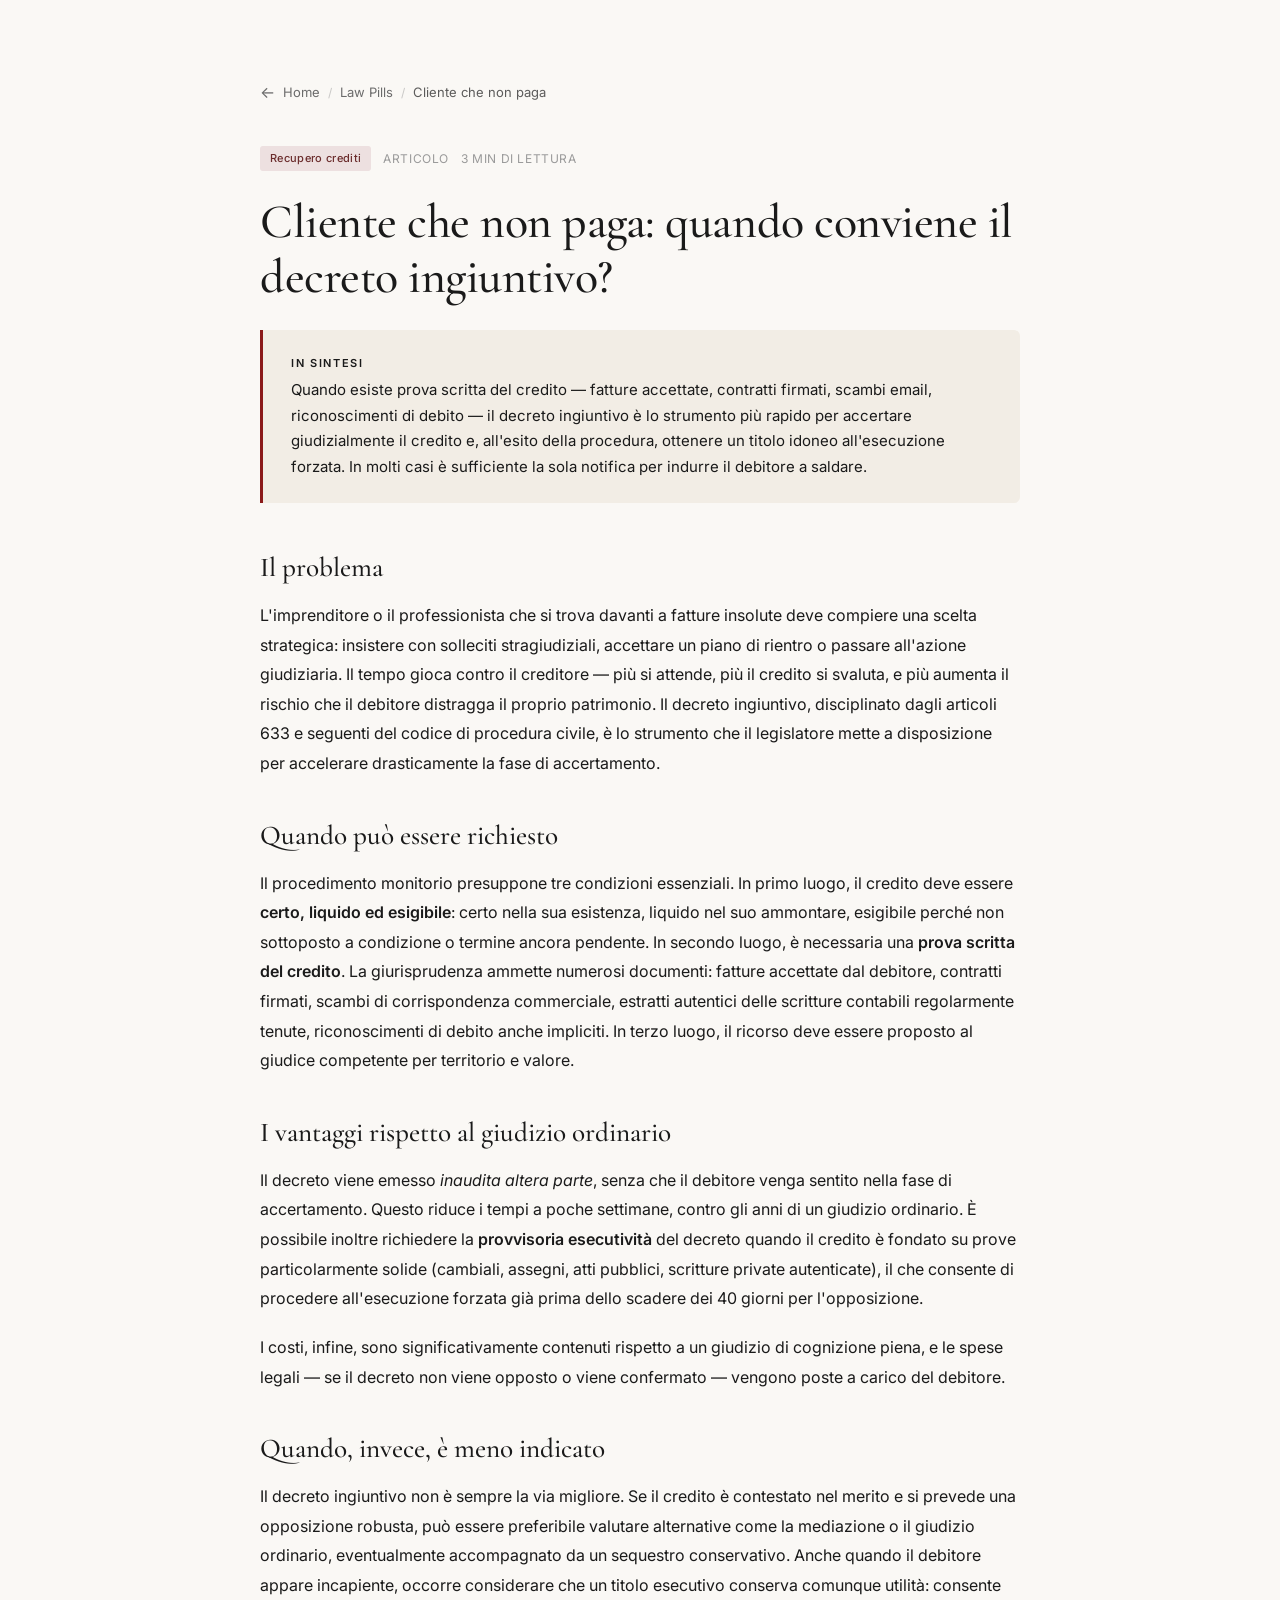
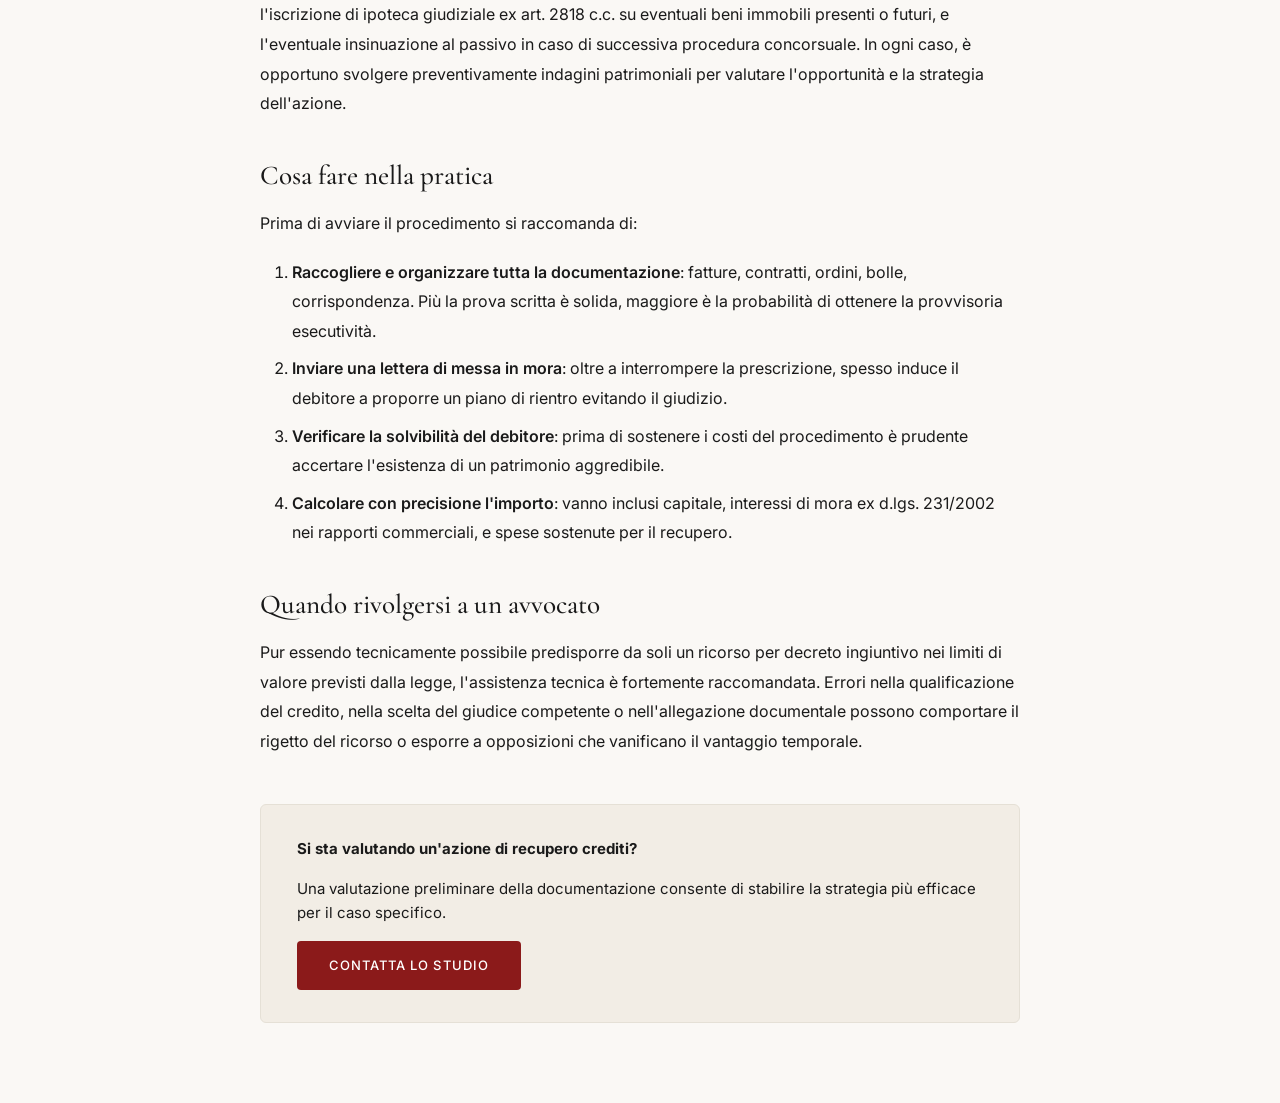
<file: pillole/cliente-non-paga-decreto-ingiuntivo.html>
<!DOCTYPE html>
<html lang="it">
<head>
<meta charset="UTF-8">
<meta name="viewport" content="width=device-width, initial-scale=1.0">
<title>Cliente che non paga: quando conviene il decreto ingiuntivo? | Law Pills - Studio Legale Callari</title>
<meta name="description" content="Quando ricorrere al decreto ingiuntivo, vantaggi rispetto al giudizio ordinario, casi in cui è meno indicato. Guida pratica dell'Avv. Callari.">
<meta name="author" content="Studio Legale Callari">
<meta name="keywords" content="decreto ingiuntivo, recupero crediti, fatture non pagate, art. 633 cpc, titolo esecutivo, prova scritta">

<meta property="og:title" content="Cliente che non paga: quando conviene il decreto ingiuntivo?">
<meta property="og:description" content="Quando ricorrere al decreto ingiuntivo, vantaggi rispetto al giudizio ordinario, casi in cui è meno indicato. Guida pratica dell'Avv. Callari.">
<meta property="og:type" content="article">
<meta property="og:url" content="https://avvocatocallari.it/pillole/cliente-non-paga-decreto-ingiuntivo.html">
<meta property="og:locale" content="it_IT">

<link rel="canonical" href="https://avvocatocallari.it/pillole/cliente-non-paga-decreto-ingiuntivo.html">

<script type="application/ld+json">
{
  "@context": "https://schema.org",
  "@type": "Article",
  "headline": "Cliente che non paga: quando conviene il decreto ingiuntivo?",
  "description": "Quando ricorrere al decreto ingiuntivo, vantaggi rispetto al giudizio ordinario, casi in cui è meno indicato. Guida pratica dell'Avv. Callari.",
  "author": {
    "@type": "Person",
    "name": "Avv. Callari",
    "url": "https://avvocatocallari.it/"
  },
  "publisher": {
    "@type": "LegalService",
    "name": "Studio Legale Callari",
    "url": "https://avvocatocallari.it/",
    "logo": {
      "@type": "ImageObject",
      "url": "https://avvocatocallari.it/logo-callari-lawfirm.png"
    }
  },
  "mainEntityOfPage": {
    "@type": "WebPage",
    "@id": "https://avvocatocallari.it/pillole/cliente-non-paga-decreto-ingiuntivo.html"
  },
  "articleSection": "Recupero crediti",
  "inLanguage": "it-IT"
}
</script>

<link rel="preconnect" href="https://fonts.googleapis.com">
<link rel="preconnect" href="https://fonts.gstatic.com" crossorigin>
<link href="https://fonts.googleapis.com/css2?family=Cormorant+Garamond:wght@400;500;600&family=Inter:wght@300;400;500;600&display=swap" rel="stylesheet">
<link rel="stylesheet" href="../law-pills.css">
</head>

<body>

<section class="law-pills-section">
  <div class="law-pills-container law-pills-container--narrow">

    <nav class="lp-breadcrumb" aria-label="Percorso di navigazione">
      <a href="../index.html" class="lp-breadcrumb-home">Home</a>
      <span class="lp-breadcrumb-sep">/</span>
      <a href="../law-pills.html">Law Pills</a>
      <span class="lp-breadcrumb-sep">/</span>
      <span class="lp-breadcrumb-current">Cliente che non paga</span>
    </nav>

    <div class="lp-article-meta">
      <span class="lp-tag" data-cat="crediti">Recupero crediti</span>
      <span>Articolo</span>
      <span>3 min di lettura</span>
    </div>

    <h1 class="lp-article-title">Cliente che non paga: quando conviene il decreto ingiuntivo?</h1>

    <div class="lp-article-summary">
      <strong>In sintesi</strong>
      Quando esiste prova scritta del credito — fatture accettate, contratti firmati, scambi email, riconoscimenti di debito — il decreto ingiuntivo è lo strumento più rapido per accertare giudizialmente il credito e, all'esito della procedura, ottenere un titolo idoneo all'esecuzione forzata. In molti casi è sufficiente la sola notifica per indurre il debitore a saldare.
    </div>

    <article class="lp-article-body">
      <h2>Il problema</h2>
      <p>L'imprenditore o il professionista che si trova davanti a fatture insolute deve compiere una scelta strategica: insistere con solleciti stragiudiziali, accettare un piano di rientro o passare all'azione giudiziaria. Il tempo gioca contro il creditore — più si attende, più il credito si svaluta, e più aumenta il rischio che il debitore distragga il proprio patrimonio. Il decreto ingiuntivo, disciplinato dagli articoli 633 e seguenti del codice di procedura civile, è lo strumento che il legislatore mette a disposizione per accelerare drasticamente la fase di accertamento.</p>

      <h2>Quando può essere richiesto</h2>
      <p>Il procedimento monitorio presuppone tre condizioni essenziali. In primo luogo, il credito deve essere <strong>certo, liquido ed esigibile</strong>: certo nella sua esistenza, liquido nel suo ammontare, esigibile perché non sottoposto a condizione o termine ancora pendente. In secondo luogo, è necessaria una <strong>prova scritta del credito</strong>. La giurisprudenza ammette numerosi documenti: fatture accettate dal debitore, contratti firmati, scambi di corrispondenza commerciale, estratti autentici delle scritture contabili regolarmente tenute, riconoscimenti di debito anche impliciti. In terzo luogo, il ricorso deve essere proposto al giudice competente per territorio e valore.</p>

      <h2>I vantaggi rispetto al giudizio ordinario</h2>
      <p>Il decreto viene emesso <em>inaudita altera parte</em>, senza che il debitore venga sentito nella fase di accertamento. Questo riduce i tempi a poche settimane, contro gli anni di un giudizio ordinario. È possibile inoltre richiedere la <strong>provvisoria esecutività</strong> del decreto quando il credito è fondato su prove particolarmente solide (cambiali, assegni, atti pubblici, scritture private autenticate), il che consente di procedere all'esecuzione forzata già prima dello scadere dei 40 giorni per l'opposizione.</p>
      <p>I costi, infine, sono significativamente contenuti rispetto a un giudizio di cognizione piena, e le spese legali — se il decreto non viene opposto o viene confermato — vengono poste a carico del debitore.</p>

      <h2>Quando, invece, è meno indicato</h2>
      <p>Il decreto ingiuntivo non è sempre la via migliore. Se il credito è contestato nel merito e si prevede una opposizione robusta, può essere preferibile valutare alternative come la mediazione o il giudizio ordinario, eventualmente accompagnato da un sequestro conservativo. Anche quando il debitore appare incapiente, occorre considerare che un titolo esecutivo conserva comunque utilità: consente l'iscrizione di ipoteca giudiziale ex art. 2818 c.c. su eventuali beni immobili presenti o futuri, e l'eventuale insinuazione al passivo in caso di successiva procedura concorsuale. In ogni caso, è opportuno svolgere preventivamente indagini patrimoniali per valutare l'opportunità e la strategia dell'azione.</p>

      <h2>Cosa fare nella pratica</h2>
      <p>Prima di avviare il procedimento si raccomanda di:</p>
      <ol>
        <li><strong>Raccogliere e organizzare tutta la documentazione</strong>: fatture, contratti, ordini, bolle, corrispondenza. Più la prova scritta è solida, maggiore è la probabilità di ottenere la provvisoria esecutività.</li>
        <li><strong>Inviare una lettera di messa in mora</strong>: oltre a interrompere la prescrizione, spesso induce il debitore a proporre un piano di rientro evitando il giudizio.</li>
        <li><strong>Verificare la solvibilità del debitore</strong>: prima di sostenere i costi del procedimento è prudente accertare l'esistenza di un patrimonio aggredibile.</li>
        <li><strong>Calcolare con precisione l'importo</strong>: vanno inclusi capitale, interessi di mora ex d.lgs. 231/2002 nei rapporti commerciali, e spese sostenute per il recupero.</li>
      </ol>

      <h2>Quando rivolgersi a un avvocato</h2>
      <p>Pur essendo tecnicamente possibile predisporre da soli un ricorso per decreto ingiuntivo nei limiti di valore previsti dalla legge, l'assistenza tecnica è fortemente raccomandata. Errori nella qualificazione del credito, nella scelta del giudice competente o nell'allegazione documentale possono comportare il rigetto del ricorso o esporre a opposizioni che vanificano il vantaggio temporale.</p>
    </article>

    <div class="lp-article-cta">
      <p><strong>Si sta valutando un'azione di recupero crediti?</strong></p>
      <p>Una valutazione preliminare della documentazione consente di stabilire la strategia più efficace per il caso specifico.</p>
      <a href="../index.html#contatti" class="lp-cta-button">Contatta lo studio</a>
    </div>

  </div>
</section>

</body>
</html>
</file>
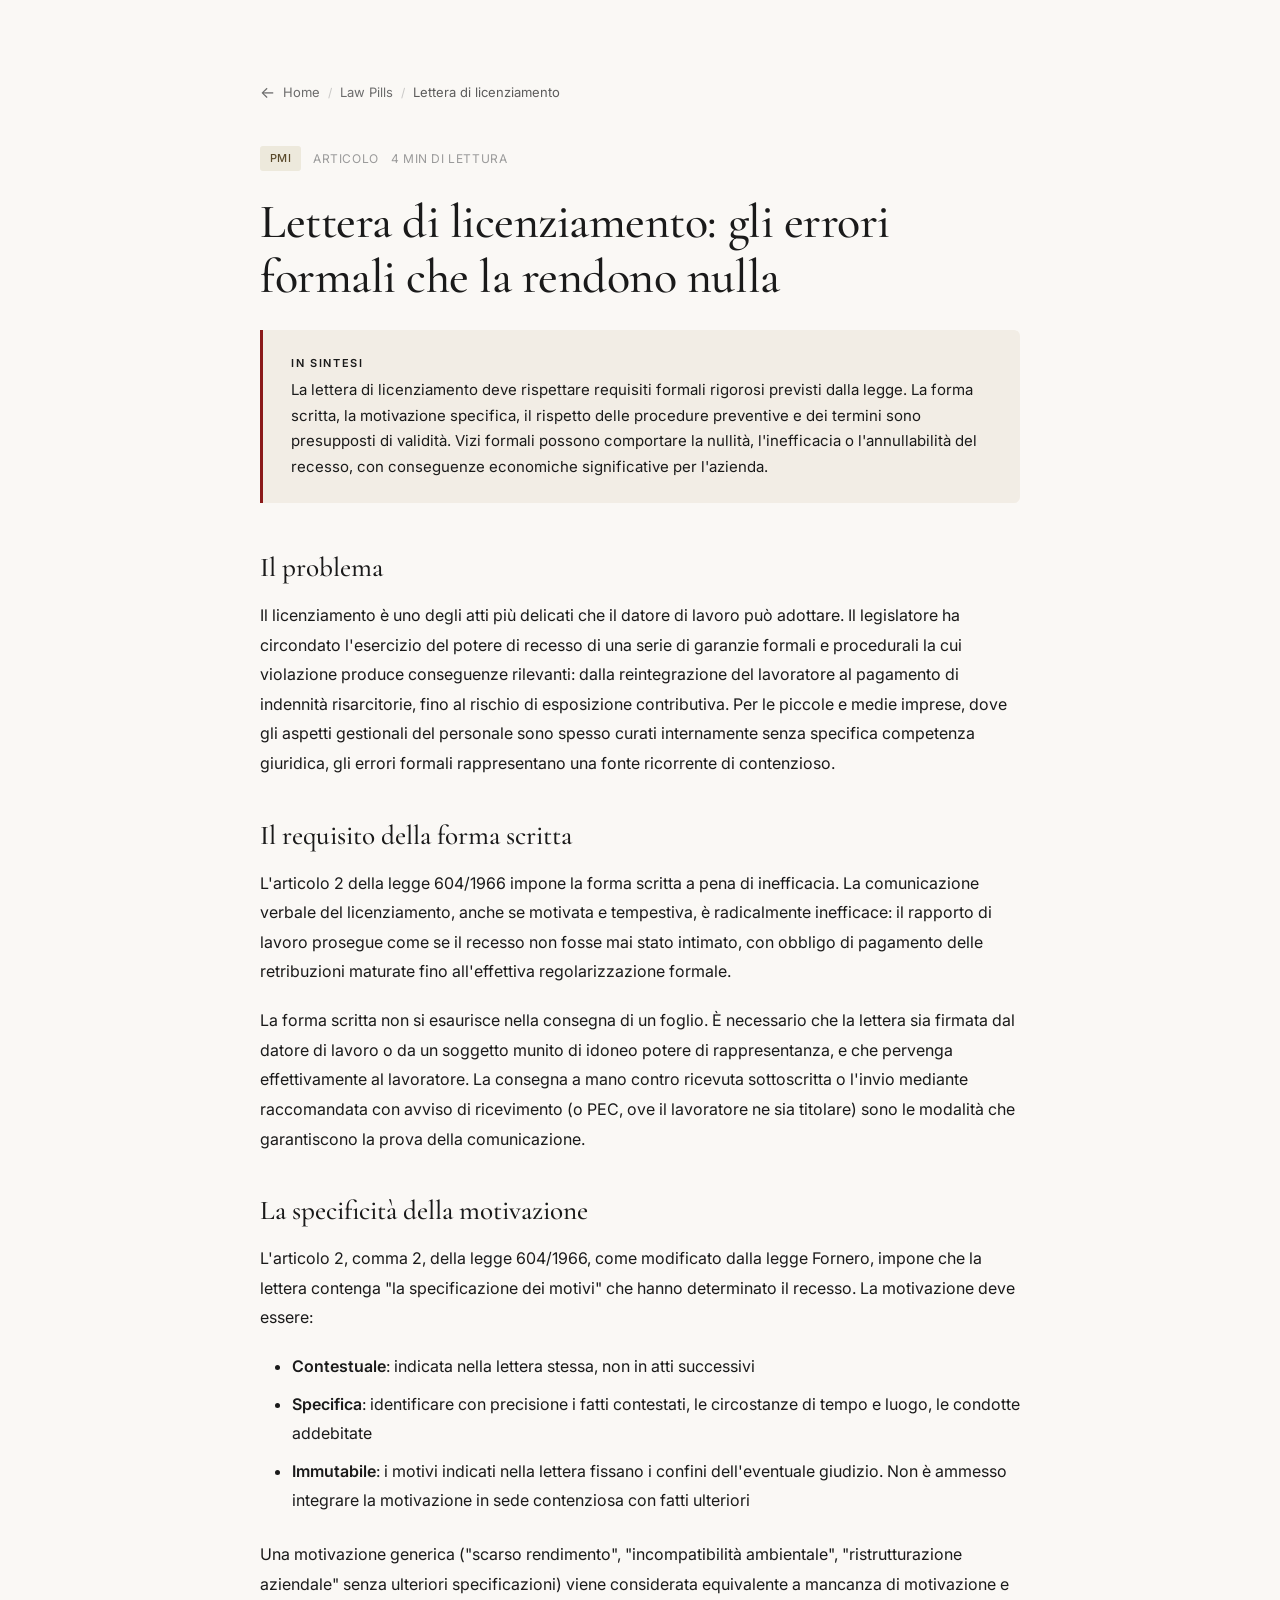
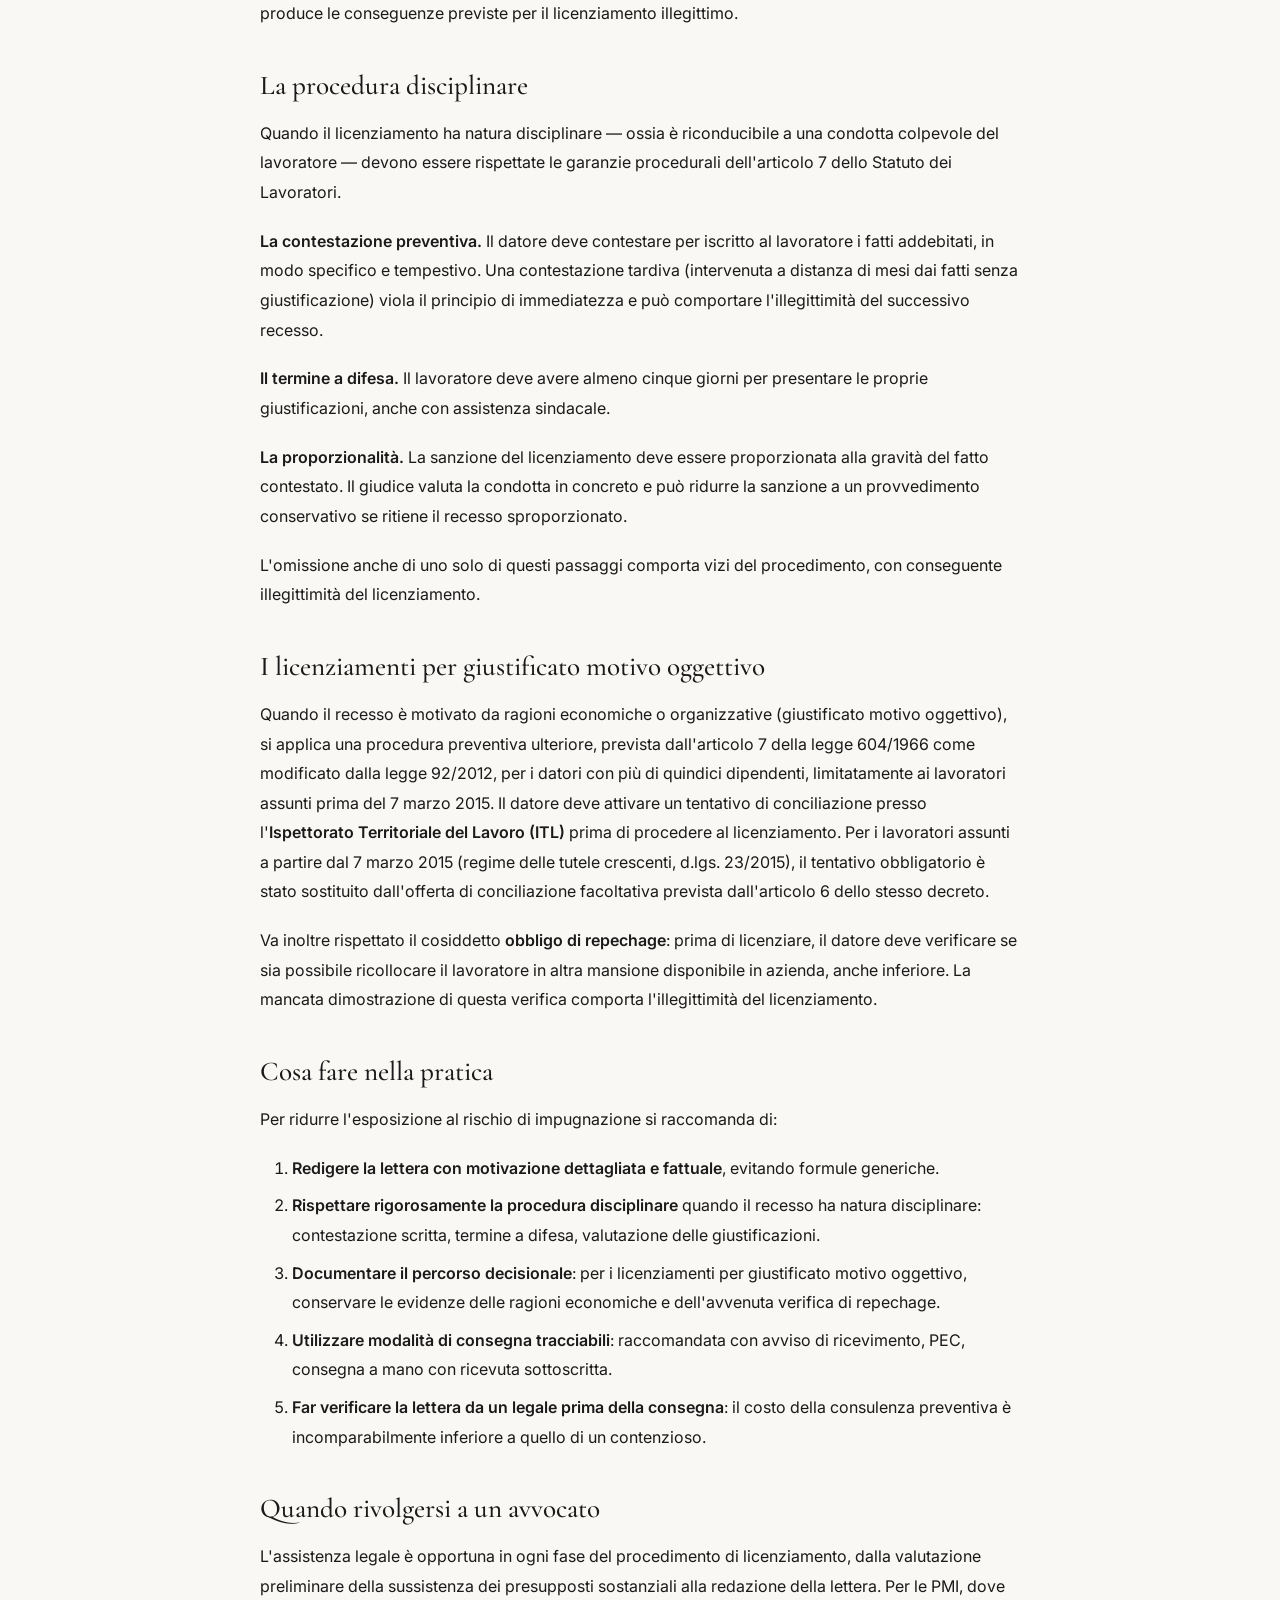
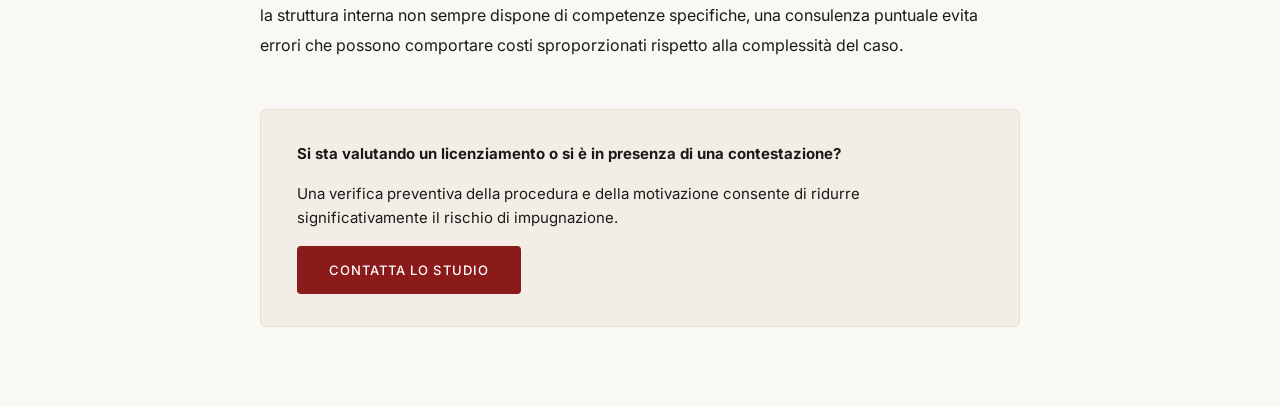
<file: pillole/lettera-licenziamento-errori-formali.html>
<!DOCTYPE html>
<html lang="it">
<head>
<meta charset="UTF-8">
<meta name="viewport" content="width=device-width, initial-scale=1.0">
<title>Lettera di licenziamento: gli errori formali che la rendono nulla | Law Pills - Studio Legale Callari</title>
<meta name="description" content="Vizi formali della lettera di licenziamento: forma scritta, motivazione, procedura disciplinare, repechage. Guida per le PMI dell'Avv. Callari.">
<meta name="author" content="Studio Legale Callari">
<meta name="keywords" content="lettera licenziamento, vizi formali, art. 2 legge 604 1966, articolo 7 statuto lavoratori, motivazione, procedura disciplinare">

<meta property="og:title" content="Lettera di licenziamento: gli errori formali che la rendono nulla">
<meta property="og:description" content="Vizi formali della lettera di licenziamento: forma scritta, motivazione, procedura disciplinare, repechage. Guida per le PMI dell'Avv. Callari.">
<meta property="og:type" content="article">
<meta property="og:url" content="https://avvocatocallari.it/pillole/lettera-licenziamento-errori-formali.html">
<meta property="og:locale" content="it_IT">

<link rel="canonical" href="https://avvocatocallari.it/pillole/lettera-licenziamento-errori-formali.html">

<script type="application/ld+json">
{
  "@context": "https://schema.org",
  "@type": "Article",
  "headline": "Lettera di licenziamento: gli errori formali che la rendono nulla",
  "description": "Vizi formali della lettera di licenziamento: forma scritta, motivazione, procedura disciplinare, repechage. Guida per le PMI dell'Avv. Callari.",
  "author": {
    "@type": "Person",
    "name": "Avv. Callari",
    "url": "https://avvocatocallari.it/"
  },
  "publisher": {
    "@type": "LegalService",
    "name": "Studio Legale Callari",
    "url": "https://avvocatocallari.it/",
    "logo": {
      "@type": "ImageObject",
      "url": "https://avvocatocallari.it/logo-callari-lawfirm.png"
    }
  },
  "mainEntityOfPage": {
    "@type": "WebPage",
    "@id": "https://avvocatocallari.it/pillole/lettera-licenziamento-errori-formali.html"
  },
  "articleSection": "PMI",
  "inLanguage": "it-IT"
}
</script>

<link rel="preconnect" href="https://fonts.googleapis.com">
<link rel="preconnect" href="https://fonts.gstatic.com" crossorigin>
<link href="https://fonts.googleapis.com/css2?family=Cormorant+Garamond:wght@400;500;600&family=Inter:wght@300;400;500;600&display=swap" rel="stylesheet">
<link rel="stylesheet" href="../law-pills.css">
</head>

<body>

<section class="law-pills-section">
  <div class="law-pills-container law-pills-container--narrow">

    <nav class="lp-breadcrumb" aria-label="Percorso di navigazione">
      <a href="../index.html" class="lp-breadcrumb-home">Home</a>
      <span class="lp-breadcrumb-sep">/</span>
      <a href="../law-pills.html">Law Pills</a>
      <span class="lp-breadcrumb-sep">/</span>
      <span class="lp-breadcrumb-current">Lettera di licenziamento</span>
    </nav>

    <div class="lp-article-meta">
      <span class="lp-tag" data-cat="pmi">PMI</span>
      <span>Articolo</span>
      <span>4 min di lettura</span>
    </div>

    <h1 class="lp-article-title">Lettera di licenziamento: gli errori formali che la rendono nulla</h1>

    <div class="lp-article-summary">
      <strong>In sintesi</strong>
      La lettera di licenziamento deve rispettare requisiti formali rigorosi previsti dalla legge. La forma scritta, la motivazione specifica, il rispetto delle procedure preventive e dei termini sono presupposti di validità. Vizi formali possono comportare la nullità, l'inefficacia o l'annullabilità del recesso, con conseguenze economiche significative per l'azienda.
    </div>

    <article class="lp-article-body">
      <h2>Il problema</h2>
      <p>Il licenziamento è uno degli atti più delicati che il datore di lavoro può adottare. Il legislatore ha circondato l'esercizio del potere di recesso di una serie di garanzie formali e procedurali la cui violazione produce conseguenze rilevanti: dalla reintegrazione del lavoratore al pagamento di indennità risarcitorie, fino al rischio di esposizione contributiva. Per le piccole e medie imprese, dove gli aspetti gestionali del personale sono spesso curati internamente senza specifica competenza giuridica, gli errori formali rappresentano una fonte ricorrente di contenzioso.</p>

      <h2>Il requisito della forma scritta</h2>
      <p>L'articolo 2 della legge 604/1966 impone la forma scritta a pena di inefficacia. La comunicazione verbale del licenziamento, anche se motivata e tempestiva, è radicalmente inefficace: il rapporto di lavoro prosegue come se il recesso non fosse mai stato intimato, con obbligo di pagamento delle retribuzioni maturate fino all'effettiva regolarizzazione formale.</p>
      <p>La forma scritta non si esaurisce nella consegna di un foglio. È necessario che la lettera sia firmata dal datore di lavoro o da un soggetto munito di idoneo potere di rappresentanza, e che pervenga effettivamente al lavoratore. La consegna a mano contro ricevuta sottoscritta o l'invio mediante raccomandata con avviso di ricevimento (o PEC, ove il lavoratore ne sia titolare) sono le modalità che garantiscono la prova della comunicazione.</p>

      <h2>La specificità della motivazione</h2>
      <p>L'articolo 2, comma 2, della legge 604/1966, come modificato dalla legge Fornero, impone che la lettera contenga "la specificazione dei motivi" che hanno determinato il recesso. La motivazione deve essere:</p>
      <ul>
        <li><strong>Contestuale</strong>: indicata nella lettera stessa, non in atti successivi</li>
        <li><strong>Specifica</strong>: identificare con precisione i fatti contestati, le circostanze di tempo e luogo, le condotte addebitate</li>
        <li><strong>Immutabile</strong>: i motivi indicati nella lettera fissano i confini dell'eventuale giudizio. Non è ammesso integrare la motivazione in sede contenziosa con fatti ulteriori</li>
      </ul>
      <p>Una motivazione generica ("scarso rendimento", "incompatibilità ambientale", "ristrutturazione aziendale" senza ulteriori specificazioni) viene considerata equivalente a mancanza di motivazione e produce le conseguenze previste per il licenziamento illegittimo.</p>

      <h2>La procedura disciplinare</h2>
      <p>Quando il licenziamento ha natura disciplinare — ossia è riconducibile a una condotta colpevole del lavoratore — devono essere rispettate le garanzie procedurali dell'articolo 7 dello Statuto dei Lavoratori.</p>
      <p><strong>La contestazione preventiva.</strong> Il datore deve contestare per iscritto al lavoratore i fatti addebitati, in modo specifico e tempestivo. Una contestazione tardiva (intervenuta a distanza di mesi dai fatti senza giustificazione) viola il principio di immediatezza e può comportare l'illegittimità del successivo recesso.</p>
      <p><strong>Il termine a difesa.</strong> Il lavoratore deve avere almeno cinque giorni per presentare le proprie giustificazioni, anche con assistenza sindacale.</p>
      <p><strong>La proporzionalità.</strong> La sanzione del licenziamento deve essere proporzionata alla gravità del fatto contestato. Il giudice valuta la condotta in concreto e può ridurre la sanzione a un provvedimento conservativo se ritiene il recesso sproporzionato.</p>
      <p>L'omissione anche di uno solo di questi passaggi comporta vizi del procedimento, con conseguente illegittimità del licenziamento.</p>

      <h2>I licenziamenti per giustificato motivo oggettivo</h2>
      <p>Quando il recesso è motivato da ragioni economiche o organizzative (giustificato motivo oggettivo), si applica una procedura preventiva ulteriore, prevista dall'articolo 7 della legge 604/1966 come modificato dalla legge 92/2012, per i datori con più di quindici dipendenti, limitatamente ai lavoratori assunti prima del 7 marzo 2015. Il datore deve attivare un tentativo di conciliazione presso l'<strong>Ispettorato Territoriale del Lavoro (ITL)</strong> prima di procedere al licenziamento. Per i lavoratori assunti a partire dal 7 marzo 2015 (regime delle tutele crescenti, d.lgs. 23/2015), il tentativo obbligatorio è stato sostituito dall'offerta di conciliazione facoltativa prevista dall'articolo 6 dello stesso decreto.</p>
      <p>Va inoltre rispettato il cosiddetto <strong>obbligo di repechage</strong>: prima di licenziare, il datore deve verificare se sia possibile ricollocare il lavoratore in altra mansione disponibile in azienda, anche inferiore. La mancata dimostrazione di questa verifica comporta l'illegittimità del licenziamento.</p>

      <h2>Cosa fare nella pratica</h2>
      <p>Per ridurre l'esposizione al rischio di impugnazione si raccomanda di:</p>
      <ol>
        <li><strong>Redigere la lettera con motivazione dettagliata e fattuale</strong>, evitando formule generiche.</li>
        <li><strong>Rispettare rigorosamente la procedura disciplinare</strong> quando il recesso ha natura disciplinare: contestazione scritta, termine a difesa, valutazione delle giustificazioni.</li>
        <li><strong>Documentare il percorso decisionale</strong>: per i licenziamenti per giustificato motivo oggettivo, conservare le evidenze delle ragioni economiche e dell'avvenuta verifica di repechage.</li>
        <li><strong>Utilizzare modalità di consegna tracciabili</strong>: raccomandata con avviso di ricevimento, PEC, consegna a mano con ricevuta sottoscritta.</li>
        <li><strong>Far verificare la lettera da un legale prima della consegna</strong>: il costo della consulenza preventiva è incomparabilmente inferiore a quello di un contenzioso.</li>
      </ol>

      <h2>Quando rivolgersi a un avvocato</h2>
      <p>L'assistenza legale è opportuna in ogni fase del procedimento di licenziamento, dalla valutazione preliminare della sussistenza dei presupposti sostanziali alla redazione della lettera. Per le PMI, dove la struttura interna non sempre dispone di competenze specifiche, una consulenza puntuale evita errori che possono comportare costi sproporzionati rispetto alla complessità del caso.</p>
    </article>

    <div class="lp-article-cta">
      <p><strong>Si sta valutando un licenziamento o si è in presenza di una contestazione?</strong></p>
      <p>Una verifica preventiva della procedura e della motivazione consente di ridurre significativamente il rischio di impugnazione.</p>
      <a href="../index.html#contatti" class="lp-cta-button">Contatta lo studio</a>
    </div>

  </div>
</section>

</body>
</html>
</file>
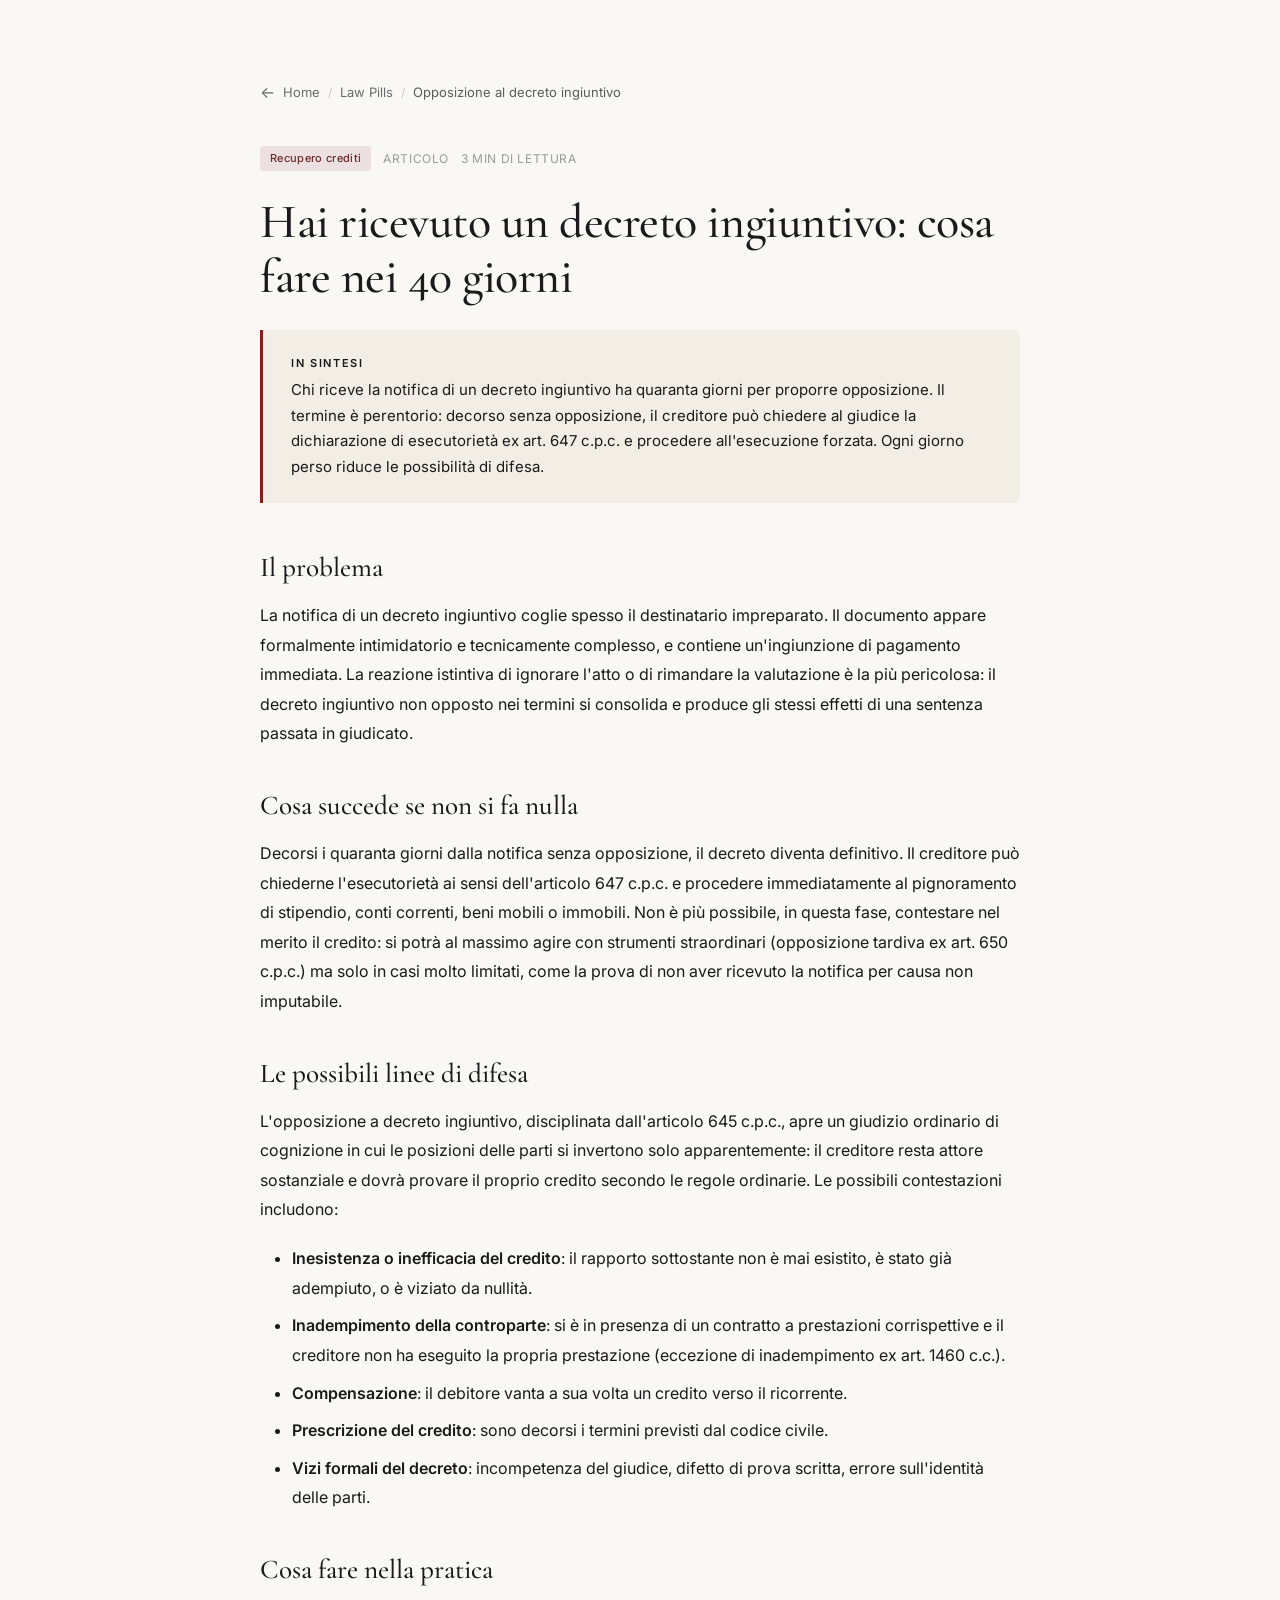
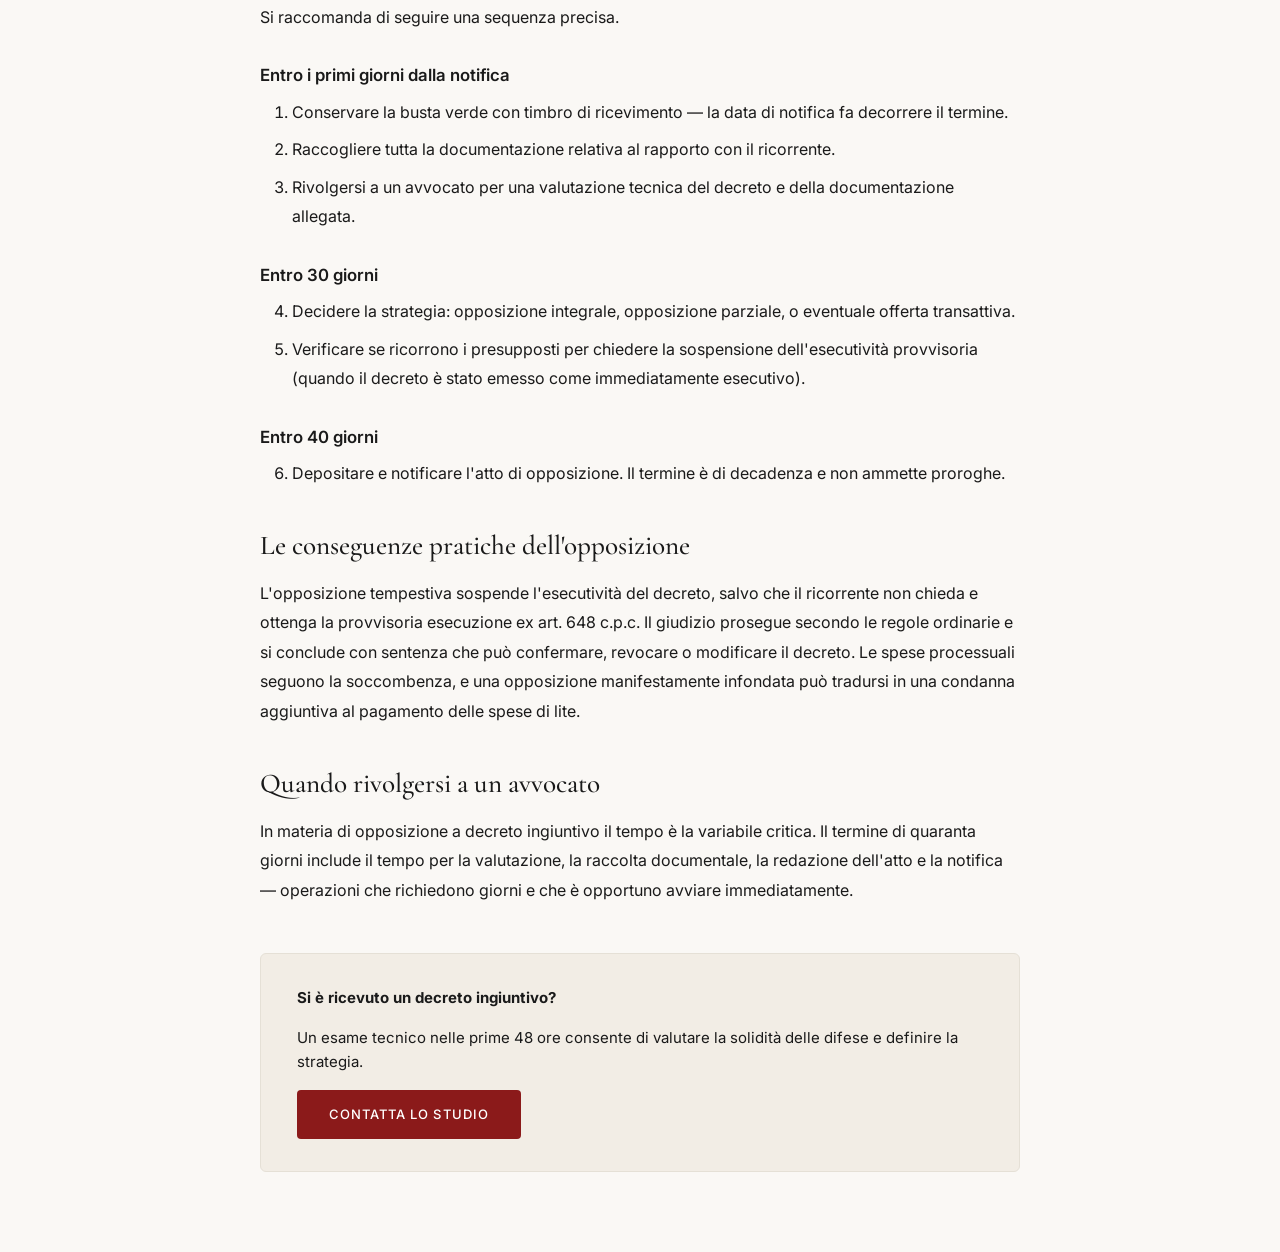
<file: pillole/opposizione-decreto-ingiuntivo-40-giorni.html>
<!DOCTYPE html>
<html lang="it">
<head>
<meta charset="UTF-8">
<meta name="viewport" content="width=device-width, initial-scale=1.0">
<title>Hai ricevuto un decreto ingiuntivo: cosa fare nei 40 giorni | Law Pills - Studio Legale Callari</title>
<meta name="description" content="Opposizione a decreto ingiuntivo: termini, strategie di difesa, sequenza operativa. Guida pratica dell'Avv. Callari per i 40 giorni decisivi.">
<meta name="author" content="Studio Legale Callari">
<meta name="keywords" content="opposizione decreto ingiuntivo, 40 giorni, art. 645 cpc, difesa debitore, ricorso monitorio">

<meta property="og:title" content="Hai ricevuto un decreto ingiuntivo: cosa fare nei 40 giorni">
<meta property="og:description" content="Opposizione a decreto ingiuntivo: termini, strategie di difesa, sequenza operativa. Guida pratica dell'Avv. Callari per i 40 giorni decisivi.">
<meta property="og:type" content="article">
<meta property="og:url" content="https://avvocatocallari.it/pillole/opposizione-decreto-ingiuntivo-40-giorni.html">
<meta property="og:locale" content="it_IT">

<link rel="canonical" href="https://avvocatocallari.it/pillole/opposizione-decreto-ingiuntivo-40-giorni.html">

<script type="application/ld+json">
{
  "@context": "https://schema.org",
  "@type": "Article",
  "headline": "Hai ricevuto un decreto ingiuntivo: cosa fare nei 40 giorni",
  "description": "Opposizione a decreto ingiuntivo: termini, strategie di difesa, sequenza operativa. Guida pratica dell'Avv. Callari per i 40 giorni decisivi.",
  "author": {
    "@type": "Person",
    "name": "Avv. Callari",
    "url": "https://avvocatocallari.it/"
  },
  "publisher": {
    "@type": "LegalService",
    "name": "Studio Legale Callari",
    "url": "https://avvocatocallari.it/",
    "logo": {
      "@type": "ImageObject",
      "url": "https://avvocatocallari.it/logo-callari-lawfirm.png"
    }
  },
  "mainEntityOfPage": {
    "@type": "WebPage",
    "@id": "https://avvocatocallari.it/pillole/opposizione-decreto-ingiuntivo-40-giorni.html"
  },
  "articleSection": "Recupero crediti",
  "inLanguage": "it-IT"
}
</script>

<link rel="preconnect" href="https://fonts.googleapis.com">
<link rel="preconnect" href="https://fonts.gstatic.com" crossorigin>
<link href="https://fonts.googleapis.com/css2?family=Cormorant+Garamond:wght@400;500;600&family=Inter:wght@300;400;500;600&display=swap" rel="stylesheet">
<link rel="stylesheet" href="../law-pills.css">
</head>

<body>

<section class="law-pills-section">
  <div class="law-pills-container law-pills-container--narrow">

    <nav class="lp-breadcrumb" aria-label="Percorso di navigazione">
      <a href="../index.html" class="lp-breadcrumb-home">Home</a>
      <span class="lp-breadcrumb-sep">/</span>
      <a href="../law-pills.html">Law Pills</a>
      <span class="lp-breadcrumb-sep">/</span>
      <span class="lp-breadcrumb-current">Opposizione al decreto ingiuntivo</span>
    </nav>

    <div class="lp-article-meta">
      <span class="lp-tag" data-cat="crediti">Recupero crediti</span>
      <span>Articolo</span>
      <span>3 min di lettura</span>
    </div>

    <h1 class="lp-article-title">Hai ricevuto un decreto ingiuntivo: cosa fare nei 40 giorni</h1>

    <div class="lp-article-summary">
      <strong>In sintesi</strong>
      Chi riceve la notifica di un decreto ingiuntivo ha quaranta giorni per proporre opposizione. Il termine è perentorio: decorso senza opposizione, il creditore può chiedere al giudice la dichiarazione di esecutorietà ex art. 647 c.p.c. e procedere all'esecuzione forzata. Ogni giorno perso riduce le possibilità di difesa.
    </div>

    <article class="lp-article-body">
      <h2>Il problema</h2>
      <p>La notifica di un decreto ingiuntivo coglie spesso il destinatario impreparato. Il documento appare formalmente intimidatorio e tecnicamente complesso, e contiene un'ingiunzione di pagamento immediata. La reazione istintiva di ignorare l'atto o di rimandare la valutazione è la più pericolosa: il decreto ingiuntivo non opposto nei termini si consolida e produce gli stessi effetti di una sentenza passata in giudicato.</p>

      <h2>Cosa succede se non si fa nulla</h2>
      <p>Decorsi i quaranta giorni dalla notifica senza opposizione, il decreto diventa definitivo. Il creditore può chiederne l'esecutorietà ai sensi dell'articolo 647 c.p.c. e procedere immediatamente al pignoramento di stipendio, conti correnti, beni mobili o immobili. Non è più possibile, in questa fase, contestare nel merito il credito: si potrà al massimo agire con strumenti straordinari (opposizione tardiva ex art. 650 c.p.c.) ma solo in casi molto limitati, come la prova di non aver ricevuto la notifica per causa non imputabile.</p>

      <h2>Le possibili linee di difesa</h2>
      <p>L'opposizione a decreto ingiuntivo, disciplinata dall'articolo 645 c.p.c., apre un giudizio ordinario di cognizione in cui le posizioni delle parti si invertono solo apparentemente: il creditore resta attore sostanziale e dovrà provare il proprio credito secondo le regole ordinarie. Le possibili contestazioni includono:</p>
      <ul>
        <li><strong>Inesistenza o inefficacia del credito</strong>: il rapporto sottostante non è mai esistito, è stato già adempiuto, o è viziato da nullità.</li>
        <li><strong>Inadempimento della controparte</strong>: si è in presenza di un contratto a prestazioni corrispettive e il creditore non ha eseguito la propria prestazione (eccezione di inadempimento ex art. 1460 c.c.).</li>
        <li><strong>Compensazione</strong>: il debitore vanta a sua volta un credito verso il ricorrente.</li>
        <li><strong>Prescrizione del credito</strong>: sono decorsi i termini previsti dal codice civile.</li>
        <li><strong>Vizi formali del decreto</strong>: incompetenza del giudice, difetto di prova scritta, errore sull'identità delle parti.</li>
      </ul>

      <h2>Cosa fare nella pratica</h2>
      <p>Si raccomanda di seguire una sequenza precisa.</p>

      <h3>Entro i primi giorni dalla notifica</h3>
      <ol>
        <li>Conservare la busta verde con timbro di ricevimento — la data di notifica fa decorrere il termine.</li>
        <li>Raccogliere tutta la documentazione relativa al rapporto con il ricorrente.</li>
        <li>Rivolgersi a un avvocato per una valutazione tecnica del decreto e della documentazione allegata.</li>
      </ol>

      <h3>Entro 30 giorni</h3>
      <ol start="4">
        <li>Decidere la strategia: opposizione integrale, opposizione parziale, o eventuale offerta transattiva.</li>
        <li>Verificare se ricorrono i presupposti per chiedere la sospensione dell'esecutività provvisoria (quando il decreto è stato emesso come immediatamente esecutivo).</li>
      </ol>

      <h3>Entro 40 giorni</h3>
      <ol start="6">
        <li>Depositare e notificare l'atto di opposizione. Il termine è di decadenza e non ammette proroghe.</li>
      </ol>

      <h2>Le conseguenze pratiche dell'opposizione</h2>
      <p>L'opposizione tempestiva sospende l'esecutività del decreto, salvo che il ricorrente non chieda e ottenga la provvisoria esecuzione ex art. 648 c.p.c. Il giudizio prosegue secondo le regole ordinarie e si conclude con sentenza che può confermare, revocare o modificare il decreto. Le spese processuali seguono la soccombenza, e una opposizione manifestamente infondata può tradursi in una condanna aggiuntiva al pagamento delle spese di lite.</p>

      <h2>Quando rivolgersi a un avvocato</h2>
      <p>In materia di opposizione a decreto ingiuntivo il tempo è la variabile critica. Il termine di quaranta giorni include il tempo per la valutazione, la raccolta documentale, la redazione dell'atto e la notifica — operazioni che richiedono giorni e che è opportuno avviare immediatamente.</p>
    </article>

    <div class="lp-article-cta">
      <p><strong>Si è ricevuto un decreto ingiuntivo?</strong></p>
      <p>Un esame tecnico nelle prime 48 ore consente di valutare la solidità delle difese e definire la strategia.</p>
      <a href="../index.html#contatti" class="lp-cta-button">Contatta lo studio</a>
    </div>

  </div>
</section>

</body>
</html>
</file>
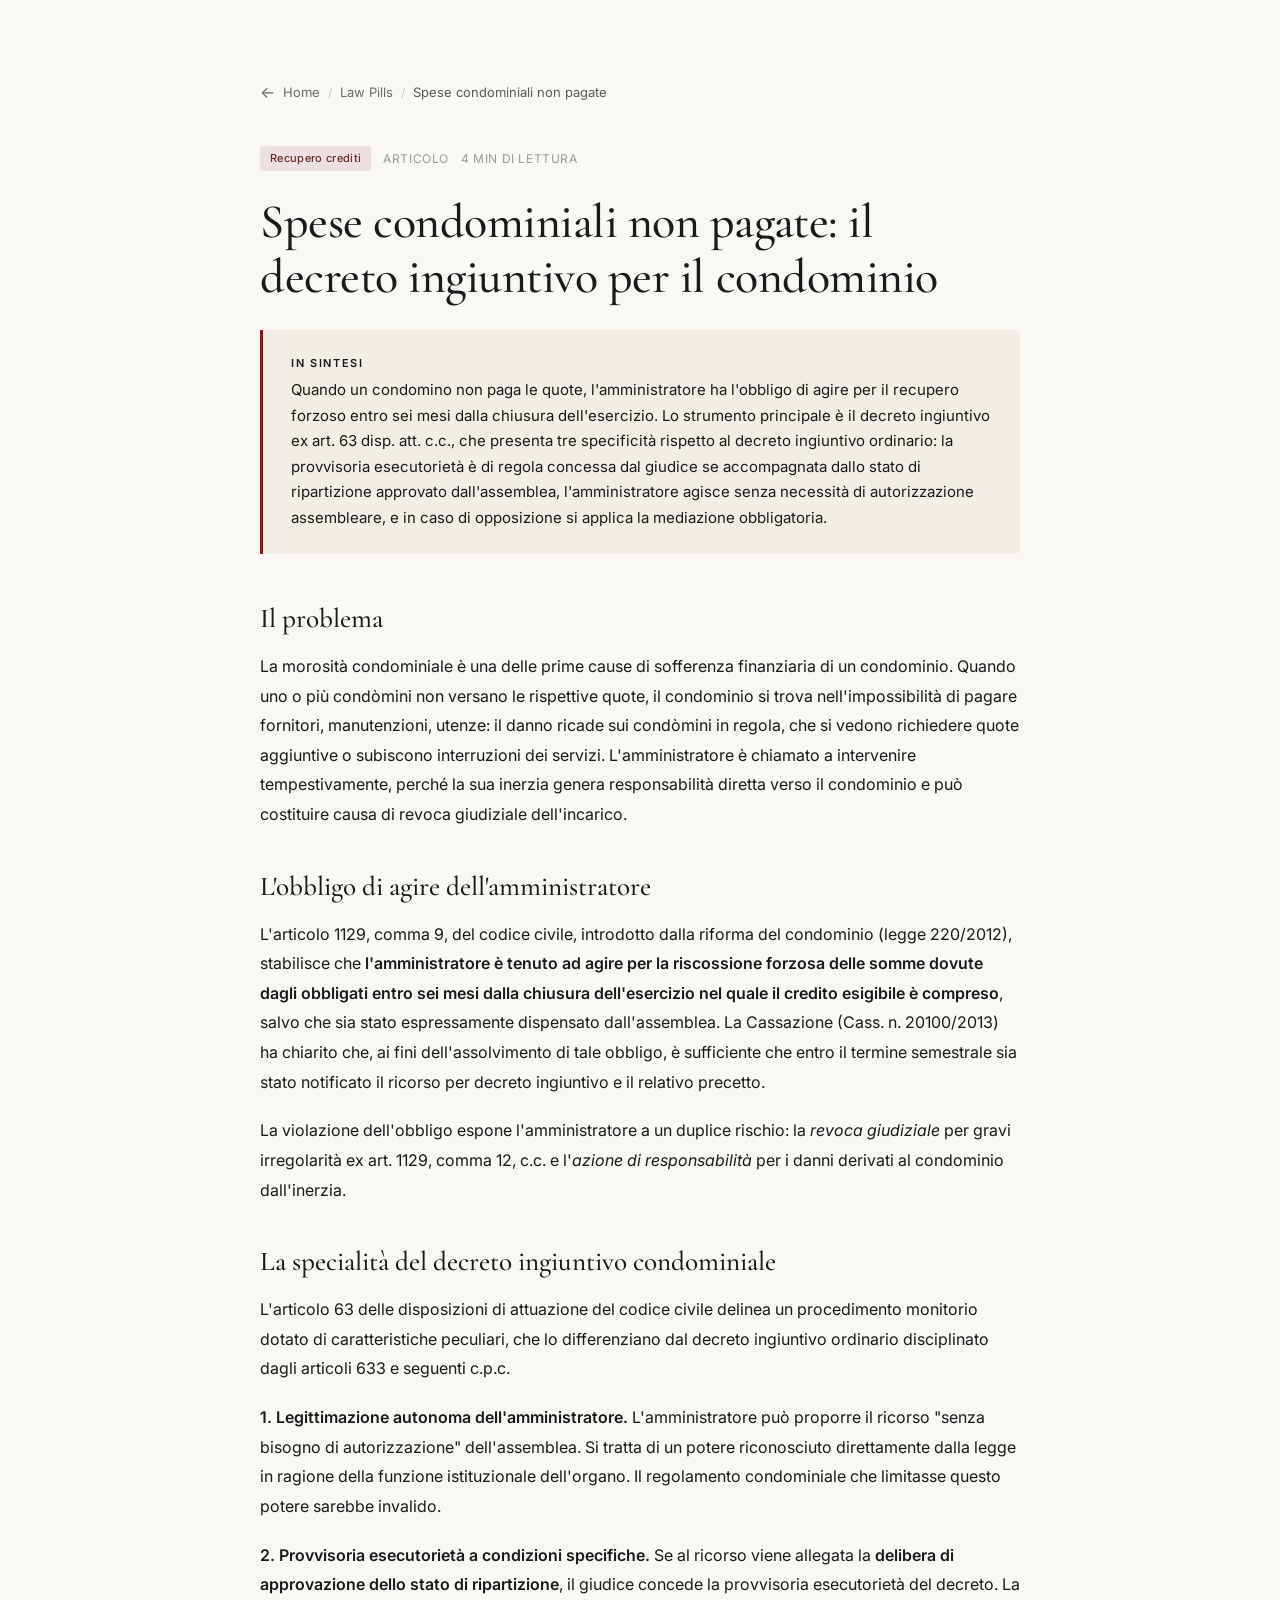
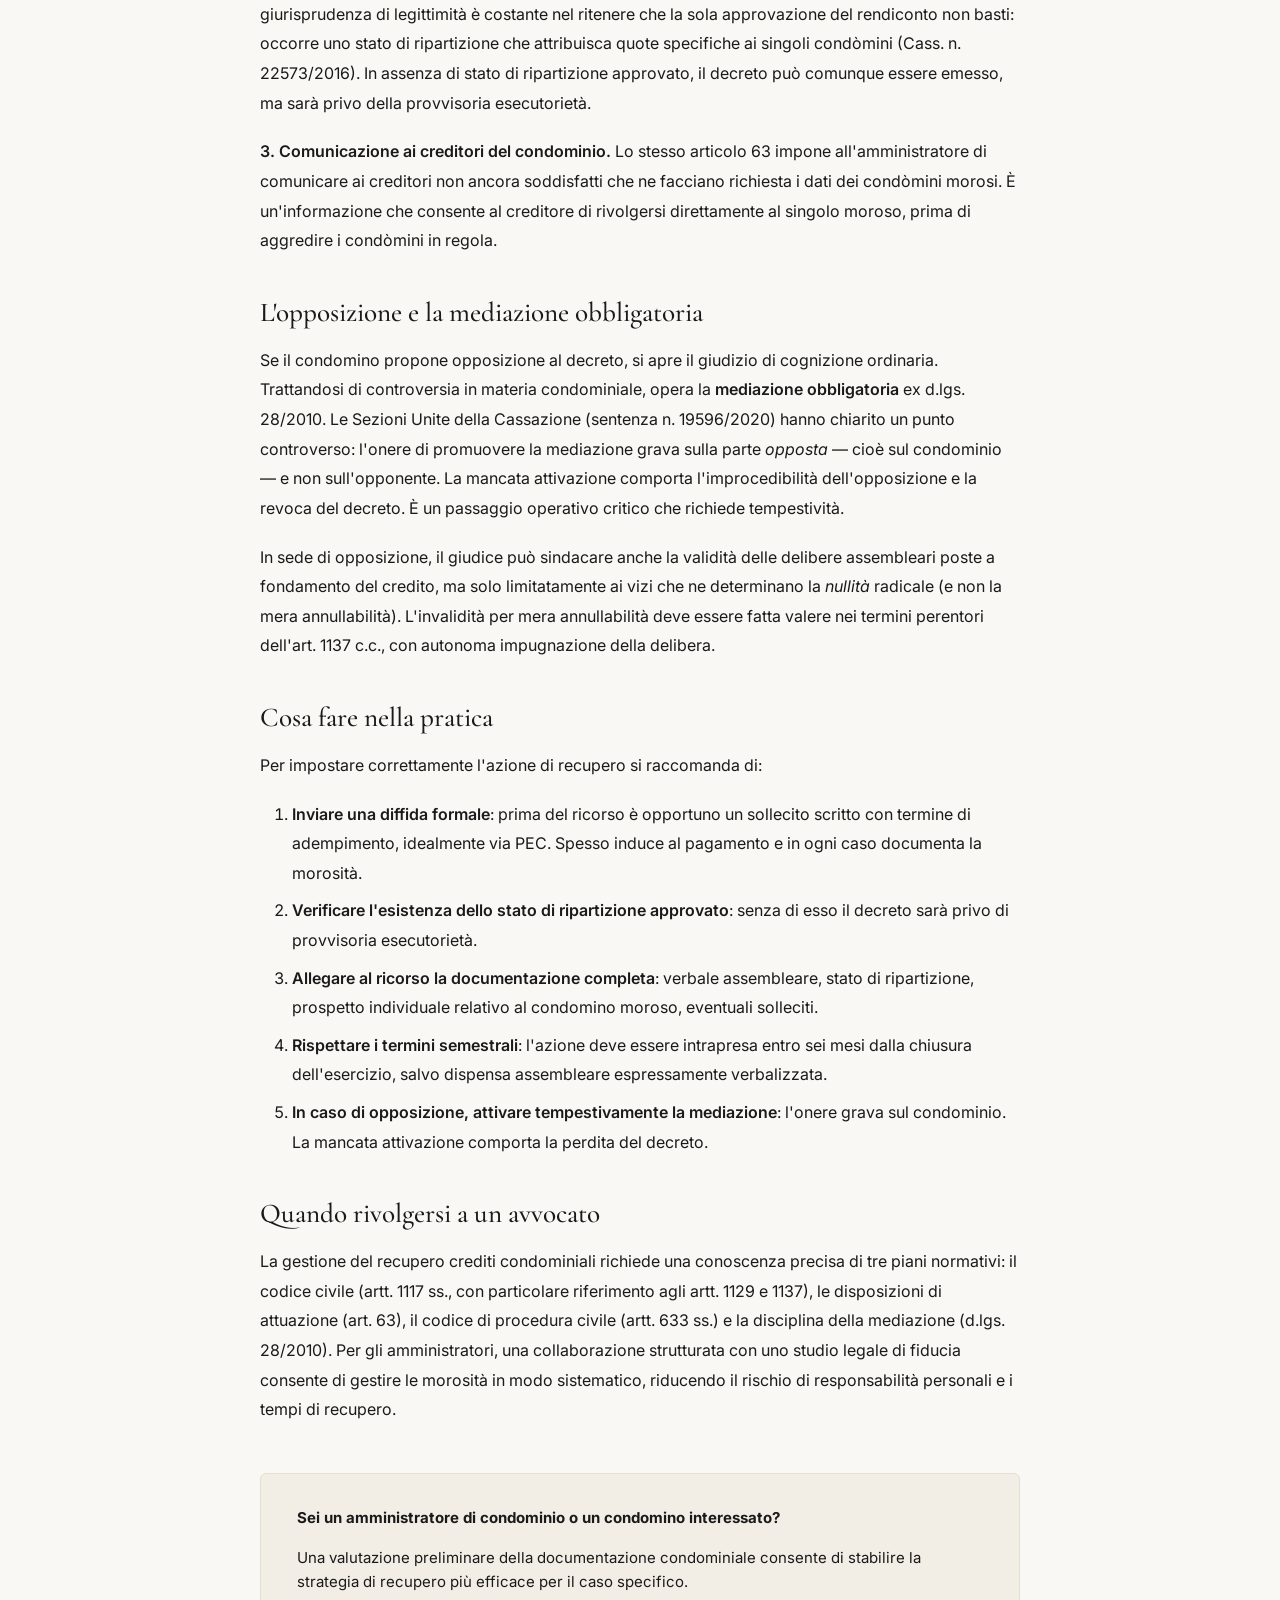
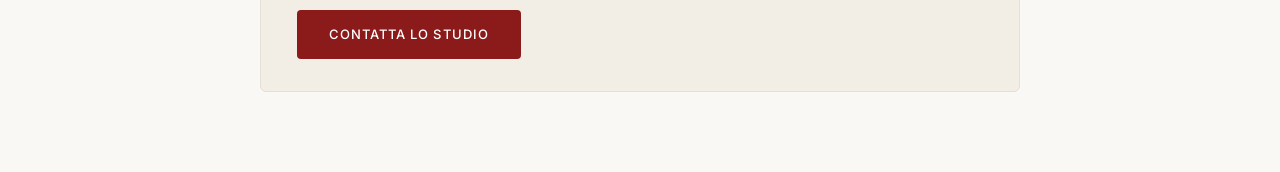
<file: pillole/spese-condominiali-non-pagate-decreto-ingiuntivo.html>
<!DOCTYPE html>
<html lang="it">
<head>
<meta charset="UTF-8">
<meta name="viewport" content="width=device-width, initial-scale=1.0">
<title>Spese condominiali non pagate: il decreto ingiuntivo per il condominio | Law Pills - Studio Legale Callari</title>
<meta name="description" content="Il decreto ingiuntivo condominiale ex art. 63 disp. att. c.c.: provvisoria esecutorietà obbligatoria, legittimazione dell'amministratore, obblighi e termini. Guida pratica dell'Avv. Callari.">
<meta name="author" content="Studio Legale Callari">
<meta name="keywords" content="decreto ingiuntivo condominio, spese condominiali non pagate, art. 63 disp att cc, amministratore condominio, condomino moroso, art. 1129 c.c.">

<meta property="og:title" content="Spese condominiali non pagate: il decreto ingiuntivo per il condominio">
<meta property="og:description" content="Il decreto ingiuntivo condominiale ex art. 63 disp. att. c.c.: provvisoria esecutorietà obbligatoria, legittimazione dell'amministratore, obblighi e termini. Guida pratica dell'Avv. Callari.">
<meta property="og:type" content="article">
<meta property="og:url" content="https://avvocatocallari.it/pillole/spese-condominiali-non-pagate-decreto-ingiuntivo.html">
<meta property="og:locale" content="it_IT">

<link rel="canonical" href="https://avvocatocallari.it/pillole/spese-condominiali-non-pagate-decreto-ingiuntivo.html">

<script type="application/ld+json">
{
  "@context": "https://schema.org",
  "@type": "Article",
  "headline": "Spese condominiali non pagate: il decreto ingiuntivo per il condominio",
  "description": "Il decreto ingiuntivo condominiale ex art. 63 disp. att. c.c.: provvisoria esecutorietà obbligatoria, legittimazione dell'amministratore, obblighi e termini. Guida pratica dell'Avv. Callari.",
  "author": {
    "@type": "Person",
    "name": "Avv. Callari",
    "url": "https://avvocatocallari.it/"
  },
  "publisher": {
    "@type": "LegalService",
    "name": "Studio Legale Callari",
    "url": "https://avvocatocallari.it/",
    "logo": {
      "@type": "ImageObject",
      "url": "https://avvocatocallari.it/logo-callari-lawfirm.png"
    }
  },
  "mainEntityOfPage": {
    "@type": "WebPage",
    "@id": "https://avvocatocallari.it/pillole/spese-condominiali-non-pagate-decreto-ingiuntivo.html"
  },
  "articleSection": "Recupero crediti",
  "inLanguage": "it-IT"
}
</script>

<link rel="preconnect" href="https://fonts.googleapis.com">
<link rel="preconnect" href="https://fonts.gstatic.com" crossorigin>
<link href="https://fonts.googleapis.com/css2?family=Cormorant+Garamond:wght@400;500;600&family=Inter:wght@300;400;500;600&display=swap" rel="stylesheet">
<link rel="stylesheet" href="../law-pills.css">
</head>

<body>

<section class="law-pills-section">
  <div class="law-pills-container law-pills-container--narrow">

    <nav class="lp-breadcrumb" aria-label="Percorso di navigazione">
      <a href="../index.html" class="lp-breadcrumb-home">Home</a>
      <span class="lp-breadcrumb-sep">/</span>
      <a href="../law-pills.html">Law Pills</a>
      <span class="lp-breadcrumb-sep">/</span>
      <span class="lp-breadcrumb-current">Spese condominiali non pagate</span>
    </nav>

    <div class="lp-article-meta">
      <span class="lp-tag" data-cat="crediti">Recupero crediti</span>
      <span>Articolo</span>
      <span>4 min di lettura</span>
    </div>

    <h1 class="lp-article-title">Spese condominiali non pagate: il decreto ingiuntivo per il condominio</h1>

    <div class="lp-article-summary">
      <strong>In sintesi</strong>
      Quando un condomino non paga le quote, l'amministratore ha l'obbligo di agire per il recupero forzoso entro sei mesi dalla chiusura dell'esercizio. Lo strumento principale è il decreto ingiuntivo ex art. 63 disp. att. c.c., che presenta tre specificità rispetto al decreto ingiuntivo ordinario: la provvisoria esecutorietà è di regola concessa dal giudice se accompagnata dallo stato di ripartizione approvato dall'assemblea, l'amministratore agisce senza necessità di autorizzazione assembleare, e in caso di opposizione si applica la mediazione obbligatoria.
    </div>

    <article class="lp-article-body">
      <h2>Il problema</h2>
      <p>La morosità condominiale è una delle prime cause di sofferenza finanziaria di un condominio. Quando uno o più condòmini non versano le rispettive quote, il condominio si trova nell'impossibilità di pagare fornitori, manutenzioni, utenze: il danno ricade sui condòmini in regola, che si vedono richiedere quote aggiuntive o subiscono interruzioni dei servizi. L'amministratore è chiamato a intervenire tempestivamente, perché la sua inerzia genera responsabilità diretta verso il condominio e può costituire causa di revoca giudiziale dell'incarico.</p>

      <h2>L'obbligo di agire dell'amministratore</h2>
      <p>L'articolo 1129, comma 9, del codice civile, introdotto dalla riforma del condominio (legge 220/2012), stabilisce che <strong>l'amministratore è tenuto ad agire per la riscossione forzosa delle somme dovute dagli obbligati entro sei mesi dalla chiusura dell'esercizio nel quale il credito esigibile è compreso</strong>, salvo che sia stato espressamente dispensato dall'assemblea. La Cassazione (Cass. n. 20100/2013) ha chiarito che, ai fini dell'assolvimento di tale obbligo, è sufficiente che entro il termine semestrale sia stato notificato il ricorso per decreto ingiuntivo e il relativo precetto.</p>
      <p>La violazione dell'obbligo espone l'amministratore a un duplice rischio: la <em>revoca giudiziale</em> per gravi irregolarità ex art. 1129, comma 12, c.c. e l'<em>azione di responsabilità</em> per i danni derivati al condominio dall'inerzia.</p>

      <h2>La specialità del decreto ingiuntivo condominiale</h2>
      <p>L'articolo 63 delle disposizioni di attuazione del codice civile delinea un procedimento monitorio dotato di caratteristiche peculiari, che lo differenziano dal decreto ingiuntivo ordinario disciplinato dagli articoli 633 e seguenti c.p.c.</p>

      <p><strong>1. Legittimazione autonoma dell'amministratore.</strong> L'amministratore può proporre il ricorso "senza bisogno di autorizzazione" dell'assemblea. Si tratta di un potere riconosciuto direttamente dalla legge in ragione della funzione istituzionale dell'organo. Il regolamento condominiale che limitasse questo potere sarebbe invalido.</p>

      <p><strong>2. Provvisoria esecutorietà a condizioni specifiche.</strong> Se al ricorso viene allegata la <strong>delibera di approvazione dello stato di ripartizione</strong>, il giudice concede la provvisoria esecutorietà del decreto. La giurisprudenza di legittimità è costante nel ritenere che la sola approvazione del rendiconto non basti: occorre uno stato di ripartizione che attribuisca quote specifiche ai singoli condòmini (Cass. n. 22573/2016). In assenza di stato di ripartizione approvato, il decreto può comunque essere emesso, ma sarà privo della provvisoria esecutorietà.</p>

      <p><strong>3. Comunicazione ai creditori del condominio.</strong> Lo stesso articolo 63 impone all'amministratore di comunicare ai creditori non ancora soddisfatti che ne facciano richiesta i dati dei condòmini morosi. È un'informazione che consente al creditore di rivolgersi direttamente al singolo moroso, prima di aggredire i condòmini in regola.</p>

      <h2>L'opposizione e la mediazione obbligatoria</h2>
      <p>Se il condomino propone opposizione al decreto, si apre il giudizio di cognizione ordinaria. Trattandosi di controversia in materia condominiale, opera la <strong>mediazione obbligatoria</strong> ex d.lgs. 28/2010. Le Sezioni Unite della Cassazione (sentenza n. 19596/2020) hanno chiarito un punto controverso: l'onere di promuovere la mediazione grava sulla parte <em>opposta</em> — cioè sul condominio — e non sull'opponente. La mancata attivazione comporta l'improcedibilità dell'opposizione e la revoca del decreto. È un passaggio operativo critico che richiede tempestività.</p>

      <p>In sede di opposizione, il giudice può sindacare anche la validità delle delibere assembleari poste a fondamento del credito, ma solo limitatamente ai vizi che ne determinano la <em>nullità</em> radicale (e non la mera annullabilità). L'invalidità per mera annullabilità deve essere fatta valere nei termini perentori dell'art. 1137 c.c., con autonoma impugnazione della delibera.</p>

      <h2>Cosa fare nella pratica</h2>
      <p>Per impostare correttamente l'azione di recupero si raccomanda di:</p>
      <ol>
        <li><strong>Inviare una diffida formale</strong>: prima del ricorso è opportuno un sollecito scritto con termine di adempimento, idealmente via PEC. Spesso induce al pagamento e in ogni caso documenta la morosità.</li>
        <li><strong>Verificare l'esistenza dello stato di ripartizione approvato</strong>: senza di esso il decreto sarà privo di provvisoria esecutorietà.</li>
        <li><strong>Allegare al ricorso la documentazione completa</strong>: verbale assembleare, stato di ripartizione, prospetto individuale relativo al condomino moroso, eventuali solleciti.</li>
        <li><strong>Rispettare i termini semestrali</strong>: l'azione deve essere intrapresa entro sei mesi dalla chiusura dell'esercizio, salvo dispensa assembleare espressamente verbalizzata.</li>
        <li><strong>In caso di opposizione, attivare tempestivamente la mediazione</strong>: l'onere grava sul condominio. La mancata attivazione comporta la perdita del decreto.</li>
      </ol>

      <h2>Quando rivolgersi a un avvocato</h2>
      <p>La gestione del recupero crediti condominiali richiede una conoscenza precisa di tre piani normativi: il codice civile (artt. 1117 ss., con particolare riferimento agli artt. 1129 e 1137), le disposizioni di attuazione (art. 63), il codice di procedura civile (artt. 633 ss.) e la disciplina della mediazione (d.lgs. 28/2010). Per gli amministratori, una collaborazione strutturata con uno studio legale di fiducia consente di gestire le morosità in modo sistematico, riducendo il rischio di responsabilità personali e i tempi di recupero.</p>
    </article>

    <div class="lp-article-cta">
      <p><strong>Sei un amministratore di condominio o un condomino interessato?</strong></p>
      <p>Una valutazione preliminare della documentazione condominiale consente di stabilire la strategia di recupero più efficace per il caso specifico.</p>
      <a href="../index.html#contatti" class="lp-cta-button">Contatta lo studio</a>
    </div>

  </div>
</section>

</body>
</html>
</file>
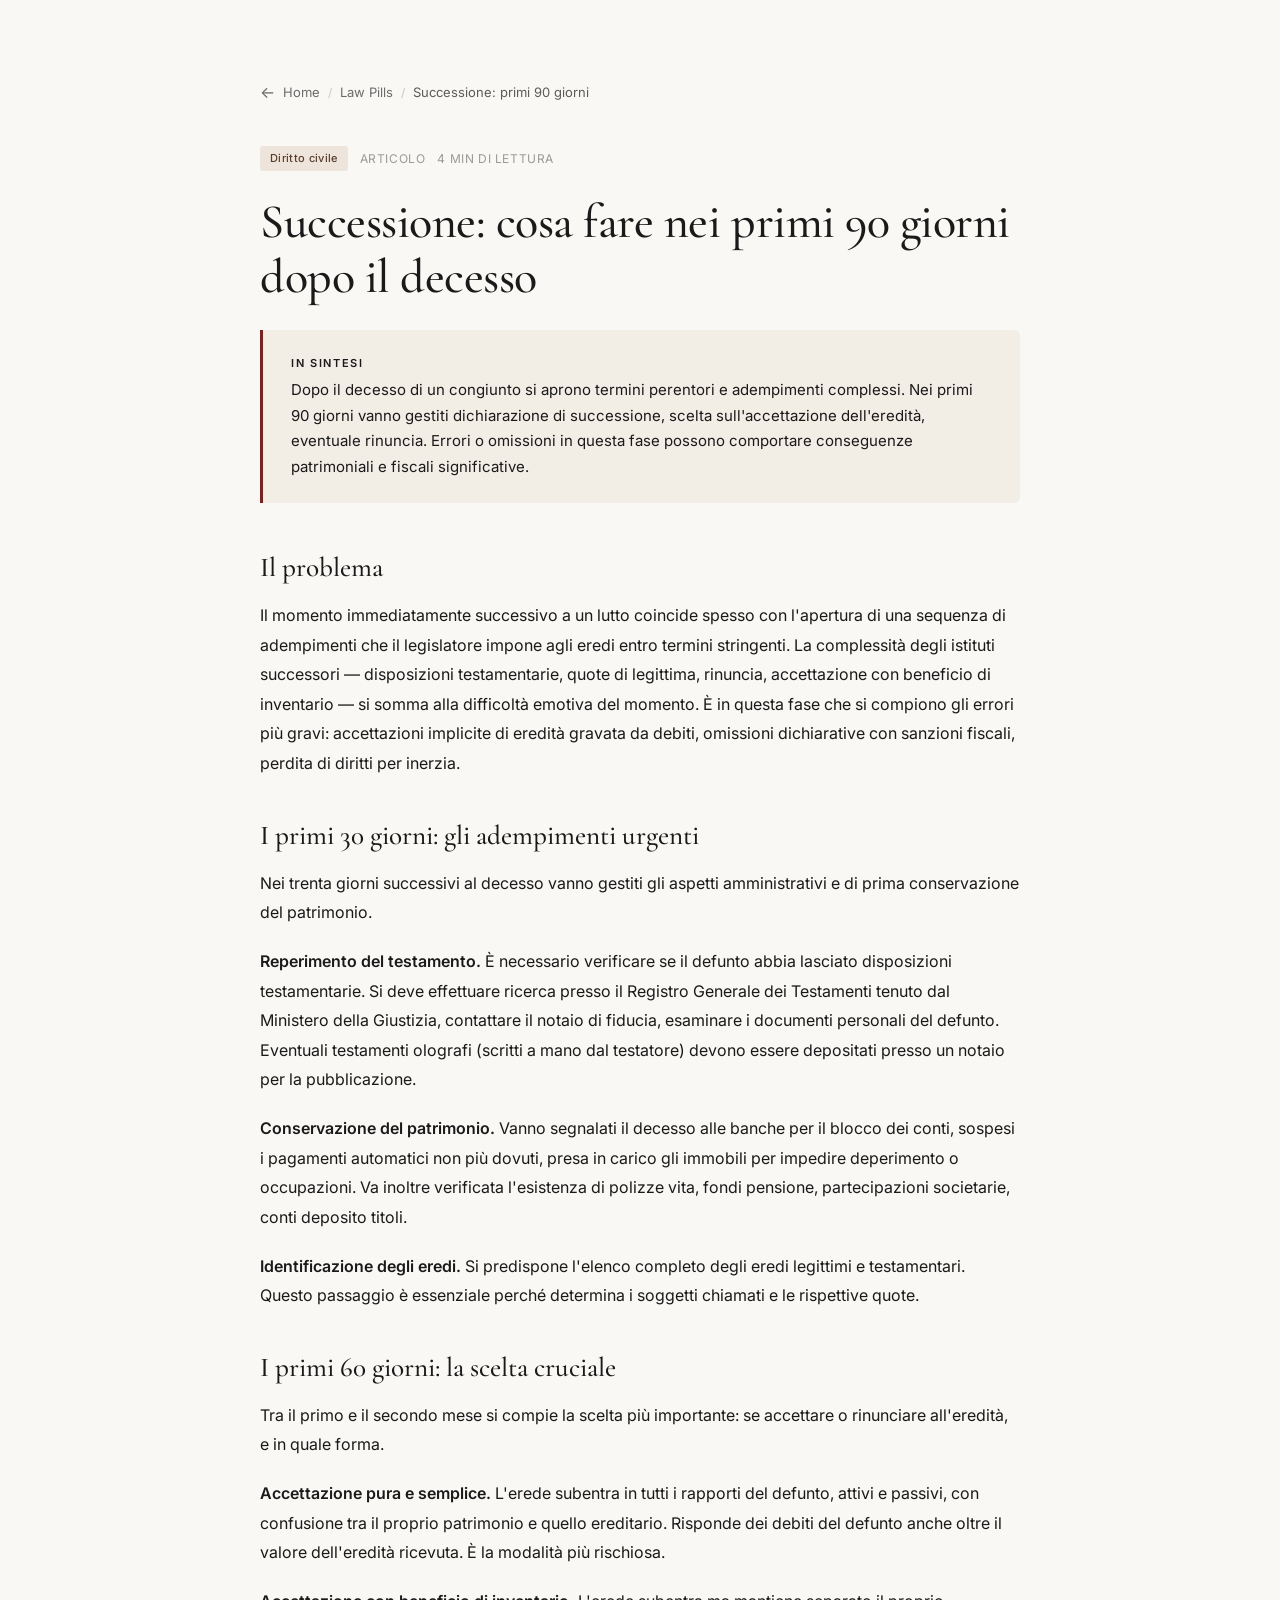
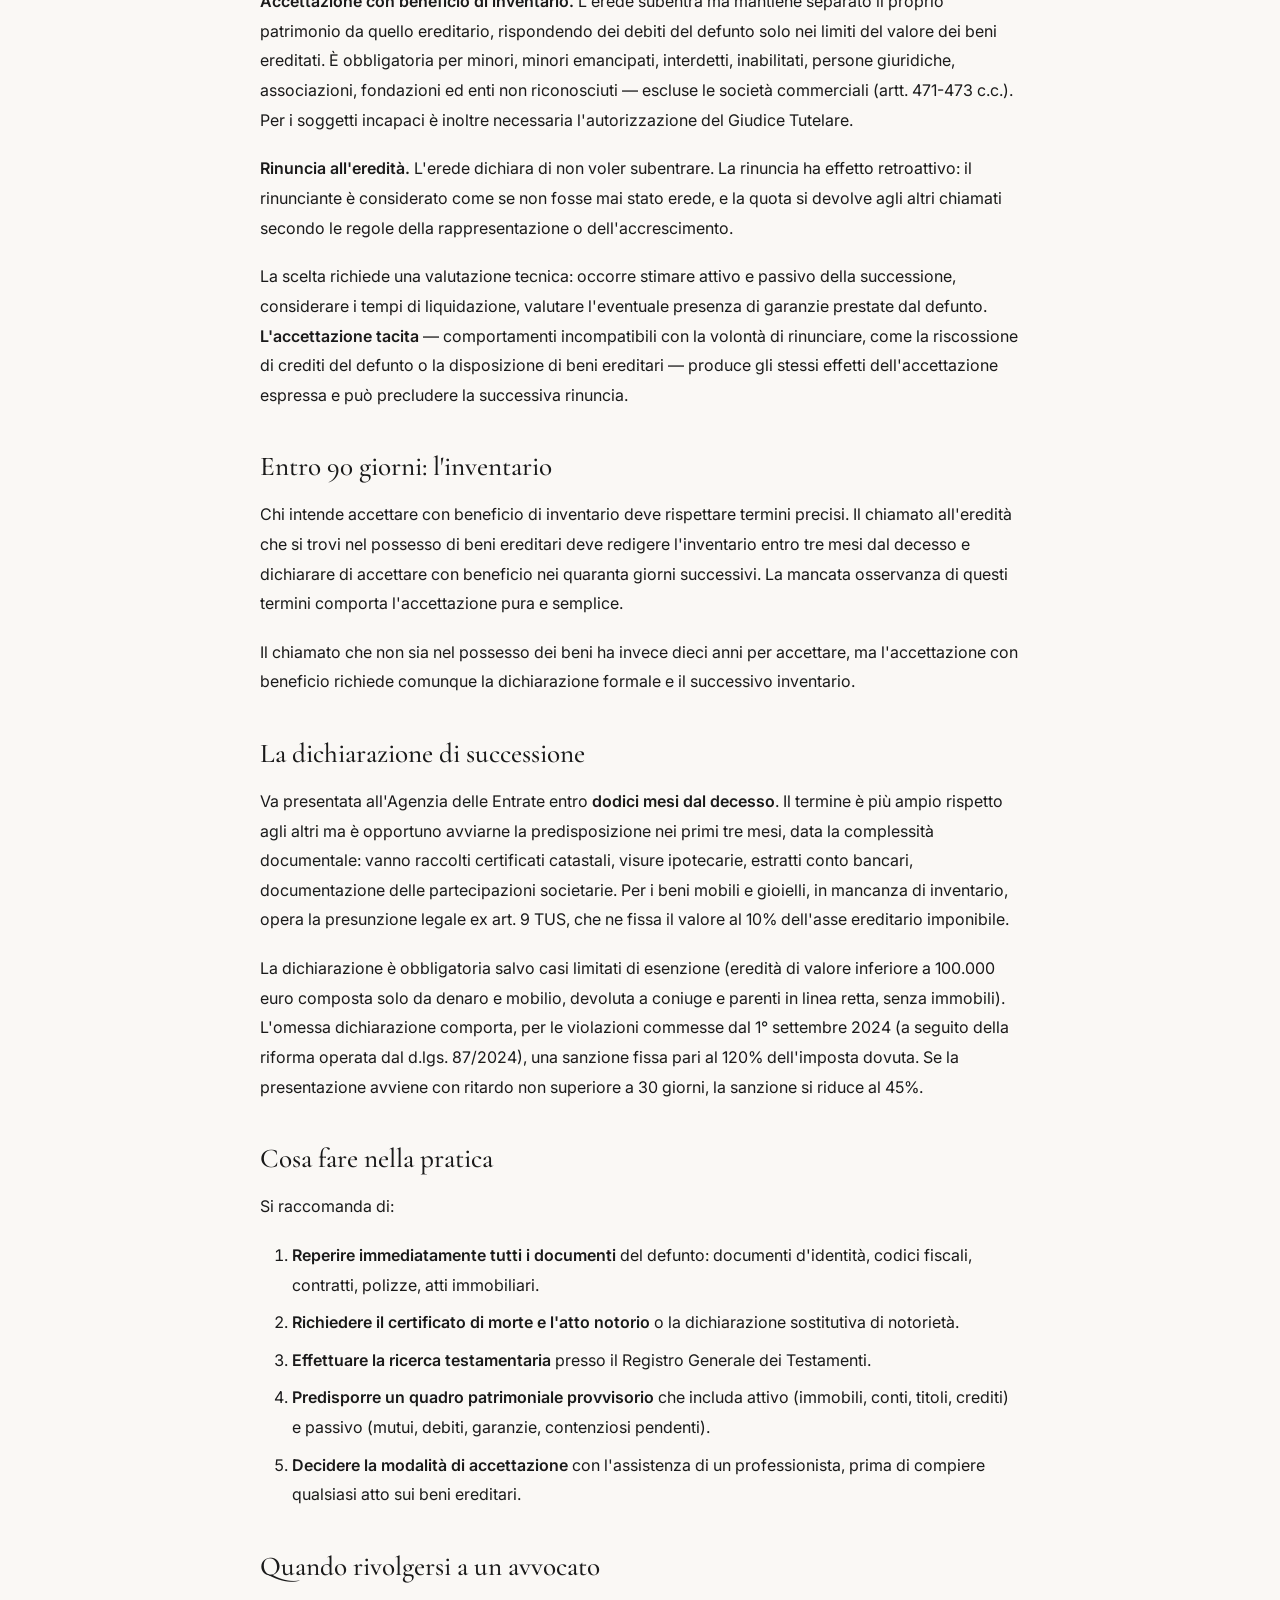
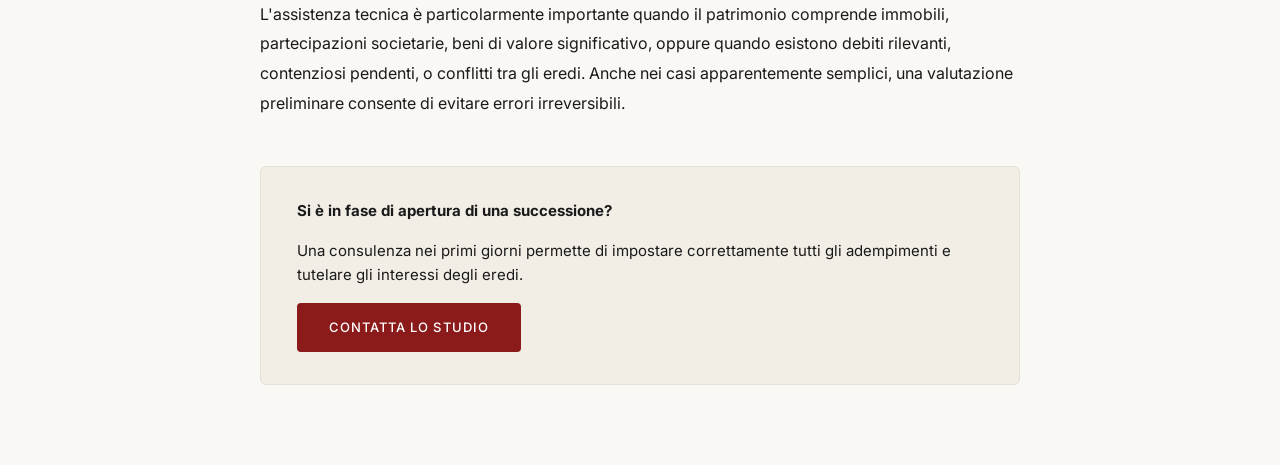
<file: pillole/successione-primi-90-giorni.html>
<!DOCTYPE html>
<html lang="it">
<head>
<meta charset="UTF-8">
<meta name="viewport" content="width=device-width, initial-scale=1.0">
<title>Successione: cosa fare nei primi 90 giorni dopo il decesso | Law Pills - Studio Legale Callari</title>
<meta name="description" content="Guida agli adempimenti successori nei primi 90 giorni: testamento, accettazione, rinuncia, inventario, dichiarazione di successione.">
<meta name="author" content="Studio Legale Callari">
<meta name="keywords" content="successione, eredità, rinuncia eredità, accettazione con beneficio di inventario, dichiarazione di successione, testamento">

<meta property="og:title" content="Successione: cosa fare nei primi 90 giorni dopo il decesso">
<meta property="og:description" content="Guida agli adempimenti successori nei primi 90 giorni: testamento, accettazione, rinuncia, inventario, dichiarazione di successione.">
<meta property="og:type" content="article">
<meta property="og:url" content="https://avvocatocallari.it/pillole/successione-primi-90-giorni.html">
<meta property="og:locale" content="it_IT">

<link rel="canonical" href="https://avvocatocallari.it/pillole/successione-primi-90-giorni.html">

<script type="application/ld+json">
{
  "@context": "https://schema.org",
  "@type": "Article",
  "headline": "Successione: cosa fare nei primi 90 giorni dopo il decesso",
  "description": "Guida agli adempimenti successori nei primi 90 giorni: testamento, accettazione, rinuncia, inventario, dichiarazione di successione.",
  "author": {
    "@type": "Person",
    "name": "Avv. Callari",
    "url": "https://avvocatocallari.it/"
  },
  "publisher": {
    "@type": "LegalService",
    "name": "Studio Legale Callari",
    "url": "https://avvocatocallari.it/",
    "logo": {
      "@type": "ImageObject",
      "url": "https://avvocatocallari.it/logo-callari-lawfirm.png"
    }
  },
  "mainEntityOfPage": {
    "@type": "WebPage",
    "@id": "https://avvocatocallari.it/pillole/successione-primi-90-giorni.html"
  },
  "articleSection": "Diritto civile",
  "inLanguage": "it-IT"
}
</script>

<link rel="preconnect" href="https://fonts.googleapis.com">
<link rel="preconnect" href="https://fonts.gstatic.com" crossorigin>
<link href="https://fonts.googleapis.com/css2?family=Cormorant+Garamond:wght@400;500;600&family=Inter:wght@300;400;500;600&display=swap" rel="stylesheet">
<link rel="stylesheet" href="../law-pills.css">
</head>

<body>

<section class="law-pills-section">
  <div class="law-pills-container law-pills-container--narrow">

    <nav class="lp-breadcrumb" aria-label="Percorso di navigazione">
      <a href="../index.html" class="lp-breadcrumb-home">Home</a>
      <span class="lp-breadcrumb-sep">/</span>
      <a href="../law-pills.html">Law Pills</a>
      <span class="lp-breadcrumb-sep">/</span>
      <span class="lp-breadcrumb-current">Successione: primi 90 giorni</span>
    </nav>

    <div class="lp-article-meta">
      <span class="lp-tag" data-cat="civile">Diritto civile</span>
      <span>Articolo</span>
      <span>4 min di lettura</span>
    </div>

    <h1 class="lp-article-title">Successione: cosa fare nei primi 90 giorni dopo il decesso</h1>

    <div class="lp-article-summary">
      <strong>In sintesi</strong>
      Dopo il decesso di un congiunto si aprono termini perentori e adempimenti complessi. Nei primi 90 giorni vanno gestiti dichiarazione di successione, scelta sull'accettazione dell'eredità, eventuale rinuncia. Errori o omissioni in questa fase possono comportare conseguenze patrimoniali e fiscali significative.
    </div>

    <article class="lp-article-body">
      <h2>Il problema</h2>
      <p>Il momento immediatamente successivo a un lutto coincide spesso con l'apertura di una sequenza di adempimenti che il legislatore impone agli eredi entro termini stringenti. La complessità degli istituti successori — disposizioni testamentarie, quote di legittima, rinuncia, accettazione con beneficio di inventario — si somma alla difficoltà emotiva del momento. È in questa fase che si compiono gli errori più gravi: accettazioni implicite di eredità gravata da debiti, omissioni dichiarative con sanzioni fiscali, perdita di diritti per inerzia.</p>

      <h2>I primi 30 giorni: gli adempimenti urgenti</h2>
      <p>Nei trenta giorni successivi al decesso vanno gestiti gli aspetti amministrativi e di prima conservazione del patrimonio.</p>
      <p><strong>Reperimento del testamento.</strong> È necessario verificare se il defunto abbia lasciato disposizioni testamentarie. Si deve effettuare ricerca presso il Registro Generale dei Testamenti tenuto dal Ministero della Giustizia, contattare il notaio di fiducia, esaminare i documenti personali del defunto. Eventuali testamenti olografi (scritti a mano dal testatore) devono essere depositati presso un notaio per la pubblicazione.</p>
      <p><strong>Conservazione del patrimonio.</strong> Vanno segnalati il decesso alle banche per il blocco dei conti, sospesi i pagamenti automatici non più dovuti, presa in carico gli immobili per impedire deperimento o occupazioni. Va inoltre verificata l'esistenza di polizze vita, fondi pensione, partecipazioni societarie, conti deposito titoli.</p>
      <p><strong>Identificazione degli eredi.</strong> Si predispone l'elenco completo degli eredi legittimi e testamentari. Questo passaggio è essenziale perché determina i soggetti chiamati e le rispettive quote.</p>

      <h2>I primi 60 giorni: la scelta cruciale</h2>
      <p>Tra il primo e il secondo mese si compie la scelta più importante: se accettare o rinunciare all'eredità, e in quale forma.</p>
      <p><strong>Accettazione pura e semplice.</strong> L'erede subentra in tutti i rapporti del defunto, attivi e passivi, con confusione tra il proprio patrimonio e quello ereditario. Risponde dei debiti del defunto anche oltre il valore dell'eredità ricevuta. È la modalità più rischiosa.</p>
      <p><strong>Accettazione con beneficio di inventario.</strong> L'erede subentra ma mantiene separato il proprio patrimonio da quello ereditario, rispondendo dei debiti del defunto solo nei limiti del valore dei beni ereditati. È obbligatoria per minori, minori emancipati, interdetti, inabilitati, persone giuridiche, associazioni, fondazioni ed enti non riconosciuti — escluse le società commerciali (artt. 471-473 c.c.). Per i soggetti incapaci è inoltre necessaria l'autorizzazione del Giudice Tutelare.</p>
      <p><strong>Rinuncia all'eredità.</strong> L'erede dichiara di non voler subentrare. La rinuncia ha effetto retroattivo: il rinunciante è considerato come se non fosse mai stato erede, e la quota si devolve agli altri chiamati secondo le regole della rappresentazione o dell'accrescimento.</p>
      <p>La scelta richiede una valutazione tecnica: occorre stimare attivo e passivo della successione, considerare i tempi di liquidazione, valutare l'eventuale presenza di garanzie prestate dal defunto. <strong>L'accettazione tacita</strong> — comportamenti incompatibili con la volontà di rinunciare, come la riscossione di crediti del defunto o la disposizione di beni ereditari — produce gli stessi effetti dell'accettazione espressa e può precludere la successiva rinuncia.</p>

      <h2>Entro 90 giorni: l'inventario</h2>
      <p>Chi intende accettare con beneficio di inventario deve rispettare termini precisi. Il chiamato all'eredità che si trovi nel possesso di beni ereditari deve redigere l'inventario entro tre mesi dal decesso e dichiarare di accettare con beneficio nei quaranta giorni successivi. La mancata osservanza di questi termini comporta l'accettazione pura e semplice.</p>
      <p>Il chiamato che non sia nel possesso dei beni ha invece dieci anni per accettare, ma l'accettazione con beneficio richiede comunque la dichiarazione formale e il successivo inventario.</p>

      <h2>La dichiarazione di successione</h2>
      <p>Va presentata all'Agenzia delle Entrate entro <strong>dodici mesi dal decesso</strong>. Il termine è più ampio rispetto agli altri ma è opportuno avviarne la predisposizione nei primi tre mesi, data la complessità documentale: vanno raccolti certificati catastali, visure ipotecarie, estratti conto bancari, documentazione delle partecipazioni societarie. Per i beni mobili e gioielli, in mancanza di inventario, opera la presunzione legale ex art. 9 TUS, che ne fissa il valore al 10% dell'asse ereditario imponibile.</p>
      <p>La dichiarazione è obbligatoria salvo casi limitati di esenzione (eredità di valore inferiore a 100.000 euro composta solo da denaro e mobilio, devoluta a coniuge e parenti in linea retta, senza immobili). L'omessa dichiarazione comporta, per le violazioni commesse dal 1° settembre 2024 (a seguito della riforma operata dal d.lgs. 87/2024), una sanzione fissa pari al 120% dell'imposta dovuta. Se la presentazione avviene con ritardo non superiore a 30 giorni, la sanzione si riduce al 45%.</p>

      <h2>Cosa fare nella pratica</h2>
      <p>Si raccomanda di:</p>
      <ol>
        <li><strong>Reperire immediatamente tutti i documenti</strong> del defunto: documenti d'identità, codici fiscali, contratti, polizze, atti immobiliari.</li>
        <li><strong>Richiedere il certificato di morte e l'atto notorio</strong> o la dichiarazione sostitutiva di notorietà.</li>
        <li><strong>Effettuare la ricerca testamentaria</strong> presso il Registro Generale dei Testamenti.</li>
        <li><strong>Predisporre un quadro patrimoniale provvisorio</strong> che includa attivo (immobili, conti, titoli, crediti) e passivo (mutui, debiti, garanzie, contenziosi pendenti).</li>
        <li><strong>Decidere la modalità di accettazione</strong> con l'assistenza di un professionista, prima di compiere qualsiasi atto sui beni ereditari.</li>
      </ol>

      <h2>Quando rivolgersi a un avvocato</h2>
      <p>L'assistenza tecnica è particolarmente importante quando il patrimonio comprende immobili, partecipazioni societarie, beni di valore significativo, oppure quando esistono debiti rilevanti, contenziosi pendenti, o conflitti tra gli eredi. Anche nei casi apparentemente semplici, una valutazione preliminare consente di evitare errori irreversibili.</p>
    </article>

    <div class="lp-article-cta">
      <p><strong>Si è in fase di apertura di una successione?</strong></p>
      <p>Una consulenza nei primi giorni permette di impostare correttamente tutti gli adempimenti e tutelare gli interessi degli eredi.</p>
      <a href="../index.html#contatti" class="lp-cta-button">Contatta lo studio</a>
    </div>

  </div>
</section>

</body>
</html>
</file>
<file: law-pills.css>
/* ============================================
   Law Pills — Studio Legale Callari
   Stile condiviso (indice + pillole singole)
   ============================================ */

:root {
  --color-bg: #faf8f5;
  --color-bg-card: #ffffff;
  --color-bg-soft: #f2ede5;
  --color-text: #1a1a1a;
  --color-text-muted: #6b6b6b;
  --color-text-light: #9a9a9a;
  --color-accent: #8b1a1a;
  --color-accent-soft: #f5e9e9;
  --color-border: #e5e0d6;
  --color-border-hover: #c9c1b0;

  --tag-civile-bg: #ede4dc;
  --tag-civile-text: #5a3e2b;
  --tag-impresa-bg: #e3e8e0;
  --tag-impresa-text: #3a4a32;
  --tag-contratti-bg: #e0e6ed;
  --tag-contratti-text: #2c3e50;
  --tag-crediti-bg: #ede0e0;
  --tag-crediti-text: #6b2c2c;
  --tag-pmi-bg: #ede9dc;
  --tag-pmi-text: #5a4a2b;

  --font-display: 'Cormorant Garamond', Georgia, serif;
  --font-body: 'Inter', -apple-system, sans-serif;

  --radius: 4px;
  --radius-lg: 6px;
  --transition: 0.25s cubic-bezier(0.4, 0, 0.2, 1);
}

* { box-sizing: border-box; margin: 0; padding: 0; }

body {
  font-family: var(--font-body);
  color: var(--color-text);
  background: var(--color-bg);
  line-height: 1.6;
  font-weight: 400;
}

.law-pills-section {
  padding: 5rem 1.5rem;
  min-height: 100vh;
}

.law-pills-container {
  max-width: 1100px;
  margin: 0 auto;
}

.law-pills-container--narrow {
  max-width: 760px;
}

/* ============================================ HEADER ============================================ */
.lp-header { text-align: center; margin-bottom: 4rem; position: relative; }

.lp-eyebrow {
  display: inline-flex; align-items: center; gap: 8px;
  font-size: 11px; font-weight: 500; letter-spacing: 0.18em;
  text-transform: uppercase; color: var(--color-accent);
  margin-bottom: 1.5rem; padding: 6px 14px;
  border: 1px solid var(--color-accent); border-radius: 999px;
  text-decoration: none;
}
.lp-eyebrow::before {
  content: ''; width: 5px; height: 5px;
  background: var(--color-accent); border-radius: 50%;
}

.lp-title {
  font-family: var(--font-display);
  font-size: clamp(2.2rem, 5vw, 3.6rem);
  font-weight: 500; line-height: 1.1;
  margin-bottom: 1.2rem; letter-spacing: -0.01em;
}
.lp-title em { font-style: italic; color: var(--color-accent); }

.lp-subtitle {
  font-size: 1.05rem; color: var(--color-text-muted);
  max-width: 580px; margin: 0 auto; line-height: 1.7;
}

.lp-divider {
  width: 60px; height: 1px; background: var(--color-accent);
  margin: 2rem auto 0; position: relative;
}
.lp-divider::before, .lp-divider::after {
  content: ''; position: absolute; top: 50%; transform: translateY(-50%);
  width: 4px; height: 4px; background: var(--color-accent); border-radius: 50%;
}
.lp-divider::before { left: -10px; }
.lp-divider::after { right: -10px; }

/* ============================================ CONTROLLI ============================================ */
.lp-controls { margin-bottom: 2rem; }

.lp-search-wrapper { position: relative; max-width: 520px; margin: 0 auto 1.5rem; }

.lp-search {
  width: 100%; padding: 14px 18px 14px 46px;
  border: 1px solid var(--color-border); background: var(--color-bg-card);
  border-radius: var(--radius-lg); font-family: var(--font-body);
  font-size: 14px; color: var(--color-text); transition: var(--transition);
}
.lp-search:focus {
  outline: none; border-color: var(--color-accent);
  box-shadow: 0 0 0 3px var(--color-accent-soft);
}

.lp-search-icon {
  position: absolute; left: 16px; top: 50%; transform: translateY(-50%);
  color: var(--color-text-light); pointer-events: none;
}

.lp-filters {
  display: flex; gap: 8px; flex-wrap: wrap;
  justify-content: center; margin-bottom: 3rem;
}

.lp-filter {
  background: transparent; border: 1px solid var(--color-border);
  padding: 8px 16px; border-radius: 999px; font-family: var(--font-body);
  font-size: 13px; font-weight: 500; color: var(--color-text-muted);
  cursor: pointer; transition: var(--transition); letter-spacing: 0.01em;
}
.lp-filter:hover { border-color: var(--color-text); color: var(--color-text); }
.lp-filter.active {
  background: var(--color-text); border-color: var(--color-text); color: var(--color-bg);
}

/* ============================================ FEATURED ============================================ */
.lp-featured {
  background: var(--color-bg-card);
  border: 1px solid var(--color-border);
  border-left: 3px solid var(--color-accent);
  border-radius: var(--radius-lg);
  padding: 2rem 2.25rem; margin-bottom: 3rem;
  display: grid; grid-template-columns: 1fr auto; gap: 2rem;
  align-items: center; cursor: pointer; transition: var(--transition);
  text-decoration: none; color: inherit;
}
.lp-featured:hover { border-color: var(--color-accent); transform: translateY(-2px); }

.lp-featured-badge {
  font-size: 10px; font-weight: 600; letter-spacing: 0.18em;
  text-transform: uppercase; color: var(--color-accent);
  margin-bottom: 0.75rem; display: inline-flex; align-items: center; gap: 6px;
}

.lp-featured-title {
  font-family: var(--font-display); font-size: 1.7rem;
  font-weight: 500; line-height: 1.25;
  margin-bottom: 0.6rem; color: var(--color-text);
}

.lp-featured-summary {
  font-size: 14px; color: var(--color-text-muted); line-height: 1.6;
}

.lp-featured-meta {
  font-size: 11px; color: var(--color-text-light);
  margin-top: 0.8rem; letter-spacing: 0.04em;
}

.lp-featured-arrow {
  font-size: 24px; color: var(--color-accent); transition: var(--transition);
}
.lp-featured:hover .lp-featured-arrow { transform: translateX(4px); }

/* ============================================ GRID CARD ============================================ */
.lp-grid {
  display: grid; grid-template-columns: repeat(auto-fill, minmax(300px, 1fr));
  gap: 1.5rem; margin-bottom: 4rem;
}

.lp-card {
  background: var(--color-bg-card); border: 1px solid var(--color-border);
  border-radius: var(--radius-lg); padding: 1.75rem;
  cursor: pointer; transition: var(--transition);
  display: flex; flex-direction: column;
  text-decoration: none; color: inherit;
}
.lp-card:hover { border-color: var(--color-border-hover); transform: translateY(-3px); }

.lp-card-header {
  display: flex; justify-content: space-between; align-items: center;
  margin-bottom: 1.2rem; font-size: 11px;
  color: var(--color-text-light); letter-spacing: 0.05em;
}

.lp-format {
  display: inline-flex; align-items: center; gap: 6px;
  font-weight: 500; text-transform: uppercase; letter-spacing: 0.1em;
}

.lp-format-icon { width: 14px; height: 14px; }
.lp-time { font-variant-numeric: tabular-nums; }

.lp-card-title {
  font-family: var(--font-display); font-size: 1.35rem;
  font-weight: 500; line-height: 1.3;
  margin-bottom: 0.8rem; color: var(--color-text);
}

.lp-card-summary {
  font-size: 13.5px; color: var(--color-text-muted);
  line-height: 1.6; margin-bottom: 1.5rem; flex: 1;
}

.lp-tag {
  align-self: flex-start; font-size: 11px; font-weight: 500;
  padding: 4px 10px; border-radius: 3px; letter-spacing: 0.03em;
}
.lp-tag[data-cat="civile"] { background: var(--tag-civile-bg); color: var(--tag-civile-text); }
.lp-tag[data-cat="impresa"] { background: var(--tag-impresa-bg); color: var(--tag-impresa-text); }
.lp-tag[data-cat="contratti"] { background: var(--tag-contratti-bg); color: var(--tag-contratti-text); }
.lp-tag[data-cat="crediti"] { background: var(--tag-crediti-bg); color: var(--tag-crediti-text); }
.lp-tag[data-cat="pmi"] { background: var(--tag-pmi-bg); color: var(--tag-pmi-text); }

.lp-no-results {
  grid-column: 1 / -1; text-align: center; padding: 3rem 1rem;
  color: var(--color-text-muted); font-style: italic; display: none;
}

/* ============================================ CTA ============================================ */
.lp-cta {
  background: var(--color-text); color: var(--color-bg);
  padding: 3.5rem 2rem; border-radius: var(--radius-lg);
  text-align: center; margin-bottom: 2rem;
}

.lp-cta-title {
  font-family: var(--font-display); font-size: 2rem;
  font-weight: 500; margin-bottom: 0.8rem; line-height: 1.2;
}
.lp-cta-title em { font-style: italic; color: #d4a574; }

.lp-cta-text {
  font-size: 14.5px; color: rgba(255, 255, 255, 0.75);
  max-width: 480px; margin: 0 auto 2rem; line-height: 1.7;
}

.lp-cta-button {
  display: inline-block; background: var(--color-bg); color: var(--color-text);
  padding: 14px 32px; border: none; border-radius: var(--radius);
  font-family: var(--font-body); font-size: 13px; font-weight: 500;
  letter-spacing: 0.08em; text-transform: uppercase;
  text-decoration: none; cursor: pointer; transition: var(--transition);
}
.lp-cta-button:hover { background: var(--color-accent); color: var(--color-bg); }

/* ============================================ NEWSLETTER ============================================ */
.lp-newsletter {
  background: var(--color-bg-card); border: 1px solid var(--color-border);
  border-radius: var(--radius-lg); padding: 2rem 2.25rem;
  display: grid; grid-template-columns: 1fr auto;
  gap: 2rem; align-items: center;
}

.lp-newsletter-text h3 {
  font-family: var(--font-display); font-size: 1.4rem;
  font-weight: 500; margin-bottom: 0.4rem;
}
.lp-newsletter-text p {
  font-size: 13.5px; color: var(--color-text-muted); line-height: 1.5;
}

.lp-newsletter-form { display: flex; gap: 8px; min-width: 320px; }

.lp-newsletter-input {
  flex: 1; padding: 12px 16px; border: 1px solid var(--color-border);
  border-radius: var(--radius); font-family: var(--font-body);
  font-size: 13px; background: var(--color-bg);
}
.lp-newsletter-input:focus { outline: none; border-color: var(--color-accent); }

.lp-newsletter-button {
  background: var(--color-accent); color: white; border: none;
  padding: 12px 24px; border-radius: var(--radius);
  font-family: var(--font-body); font-size: 13px; font-weight: 500;
  letter-spacing: 0.05em; cursor: pointer; transition: var(--transition);
}
.lp-newsletter-button:hover { background: #6e1414; }

/* ============================================ PILLOLA SINGOLA ============================================ */
.lp-back-link {
  display: inline-flex; align-items: center; gap: 8px;
  font-size: 13px; color: var(--color-text-muted);
  text-decoration: none; margin-bottom: 2.5rem;
  transition: var(--transition);
}
.lp-back-link:hover { color: var(--color-accent); }
.lp-back-link::before { content: '←'; font-size: 16px; }

/* Breadcrumb navigation */
.lp-breadcrumb {
  display: flex; align-items: center; flex-wrap: wrap; gap: 8px;
  font-size: 13px; color: var(--color-text-muted);
  margin-bottom: 2.5rem;
}
.lp-breadcrumb a {
  color: var(--color-text-muted); text-decoration: none;
  transition: var(--transition);
  display: inline-flex; align-items: center; gap: 6px;
}
.lp-breadcrumb a:hover { color: var(--color-accent); }
.lp-breadcrumb-sep {
  color: var(--color-text-light); opacity: 0.5;
  font-size: 12px; user-select: none;
}
.lp-breadcrumb-current {
  color: var(--color-text); opacity: 0.7;
  overflow: hidden; text-overflow: ellipsis; white-space: nowrap;
  max-width: 100%;
}
.lp-breadcrumb-home::before { content: '←'; font-size: 16px; margin-right: 2px; }
@media (max-width: 600px) {
  .lp-breadcrumb-current { display: none; }
}

.lp-article-meta {
  display: flex; gap: 12px; align-items: center; flex-wrap: wrap;
  font-size: 12px; color: var(--color-text-light);
  letter-spacing: 0.05em; margin-bottom: 1.5rem;
  text-transform: uppercase;
}
.lp-article-meta .lp-tag { text-transform: none; letter-spacing: 0.03em; }

.lp-article-title {
  font-family: var(--font-display);
  font-size: clamp(2rem, 4.5vw, 3rem);
  font-weight: 500; line-height: 1.15;
  margin-bottom: 1.5rem; letter-spacing: -0.01em;
}

.lp-article-summary {
  background: var(--color-bg-soft);
  border-left: 3px solid var(--color-accent);
  padding: 1.5rem 1.75rem; margin: 0 0 3rem;
  border-radius: 0 var(--radius-lg) var(--radius-lg) 0;
  font-size: 15px; line-height: 1.7;
}
.lp-article-summary strong {
  font-weight: 600; color: var(--color-text);
  display: block; margin-bottom: 0.3rem;
  font-size: 11px; letter-spacing: 0.15em; text-transform: uppercase;
}

.lp-article-body { font-size: 16px; line-height: 1.85; color: var(--color-text); }

.lp-article-body h2 {
  font-family: var(--font-display); font-size: 1.7rem;
  font-weight: 500; line-height: 1.25;
  margin: 2.5rem 0 1rem; color: var(--color-text);
}
.lp-article-body h2:first-child { margin-top: 0; }

.lp-article-body h3 {
  font-family: var(--font-body); font-size: 1.05rem;
  font-weight: 600; line-height: 1.4;
  margin: 2rem 0 0.6rem; color: var(--color-text);
}

.lp-article-body p { margin-bottom: 1.2rem; }
.lp-article-body strong { font-weight: 600; color: var(--color-text); }
.lp-article-body em { font-style: italic; }

.lp-article-body ul, .lp-article-body ol {
  margin: 0 0 1.5rem 1.5rem; padding-left: 0.5rem;
}
.lp-article-body li { margin-bottom: 0.5rem; }

.lp-article-body a {
  color: var(--color-accent); text-decoration: underline;
  text-decoration-thickness: 1px; text-underline-offset: 3px;
}
.lp-article-body a:hover { color: #6e1414; }

.lp-article-cta {
  background: var(--color-bg-soft); padding: 2rem 2.25rem;
  border-radius: var(--radius-lg); margin-top: 3rem;
  border: 1px solid var(--color-border);
}
.lp-article-cta p {
  font-size: 15px; color: var(--color-text); margin-bottom: 1rem; line-height: 1.6;
}
.lp-article-cta .lp-cta-button {
  background: var(--color-accent); color: white;
}
.lp-article-cta .lp-cta-button:hover { background: var(--color-text); }

/* ============================================ ANIMAZIONI ============================================ */
@keyframes fadeUp {
  from { opacity: 0; transform: translateY(10px); }
  to { opacity: 1; transform: translateY(0); }
}
.lp-card { animation: fadeUp 0.5s ease both; }
.lp-card:nth-child(1) { animation-delay: 0.05s; }
.lp-card:nth-child(2) { animation-delay: 0.10s; }
.lp-card:nth-child(3) { animation-delay: 0.15s; }
.lp-card:nth-child(4) { animation-delay: 0.20s; }
.lp-card:nth-child(5) { animation-delay: 0.25s; }
.lp-card:nth-child(6) { animation-delay: 0.30s; }

/* ============================================ RESPONSIVE ============================================ */
@media (max-width: 640px) {
  .law-pills-section { padding: 3rem 1rem; }
  .lp-featured { grid-template-columns: 1fr; padding: 1.5rem; }
  .lp-featured-arrow { display: none; }
  .lp-newsletter { grid-template-columns: 1fr; padding: 1.5rem; }
  .lp-newsletter-form { min-width: auto; }
  .lp-cta { padding: 2.5rem 1.5rem; }
  .lp-cta-title { font-size: 1.6rem; }
  .lp-article-summary { padding: 1.25rem; }
}
</file>
